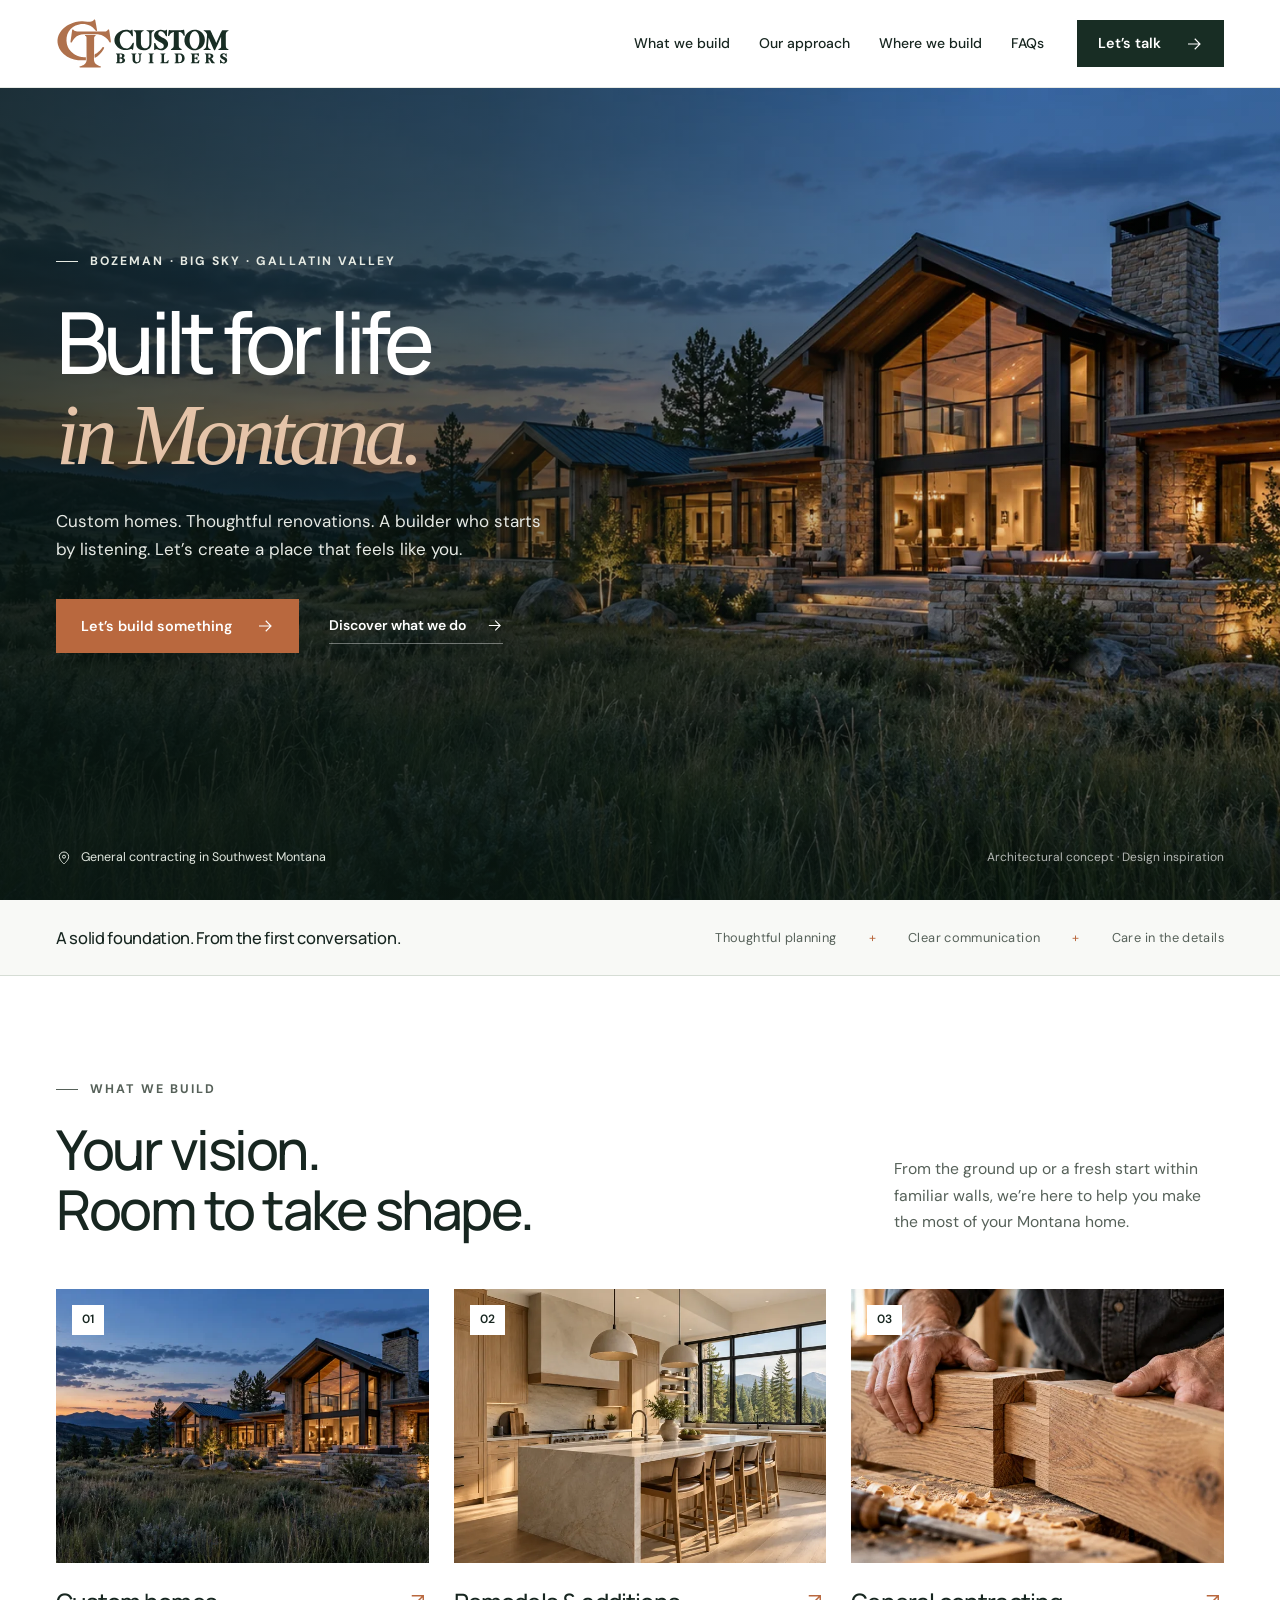
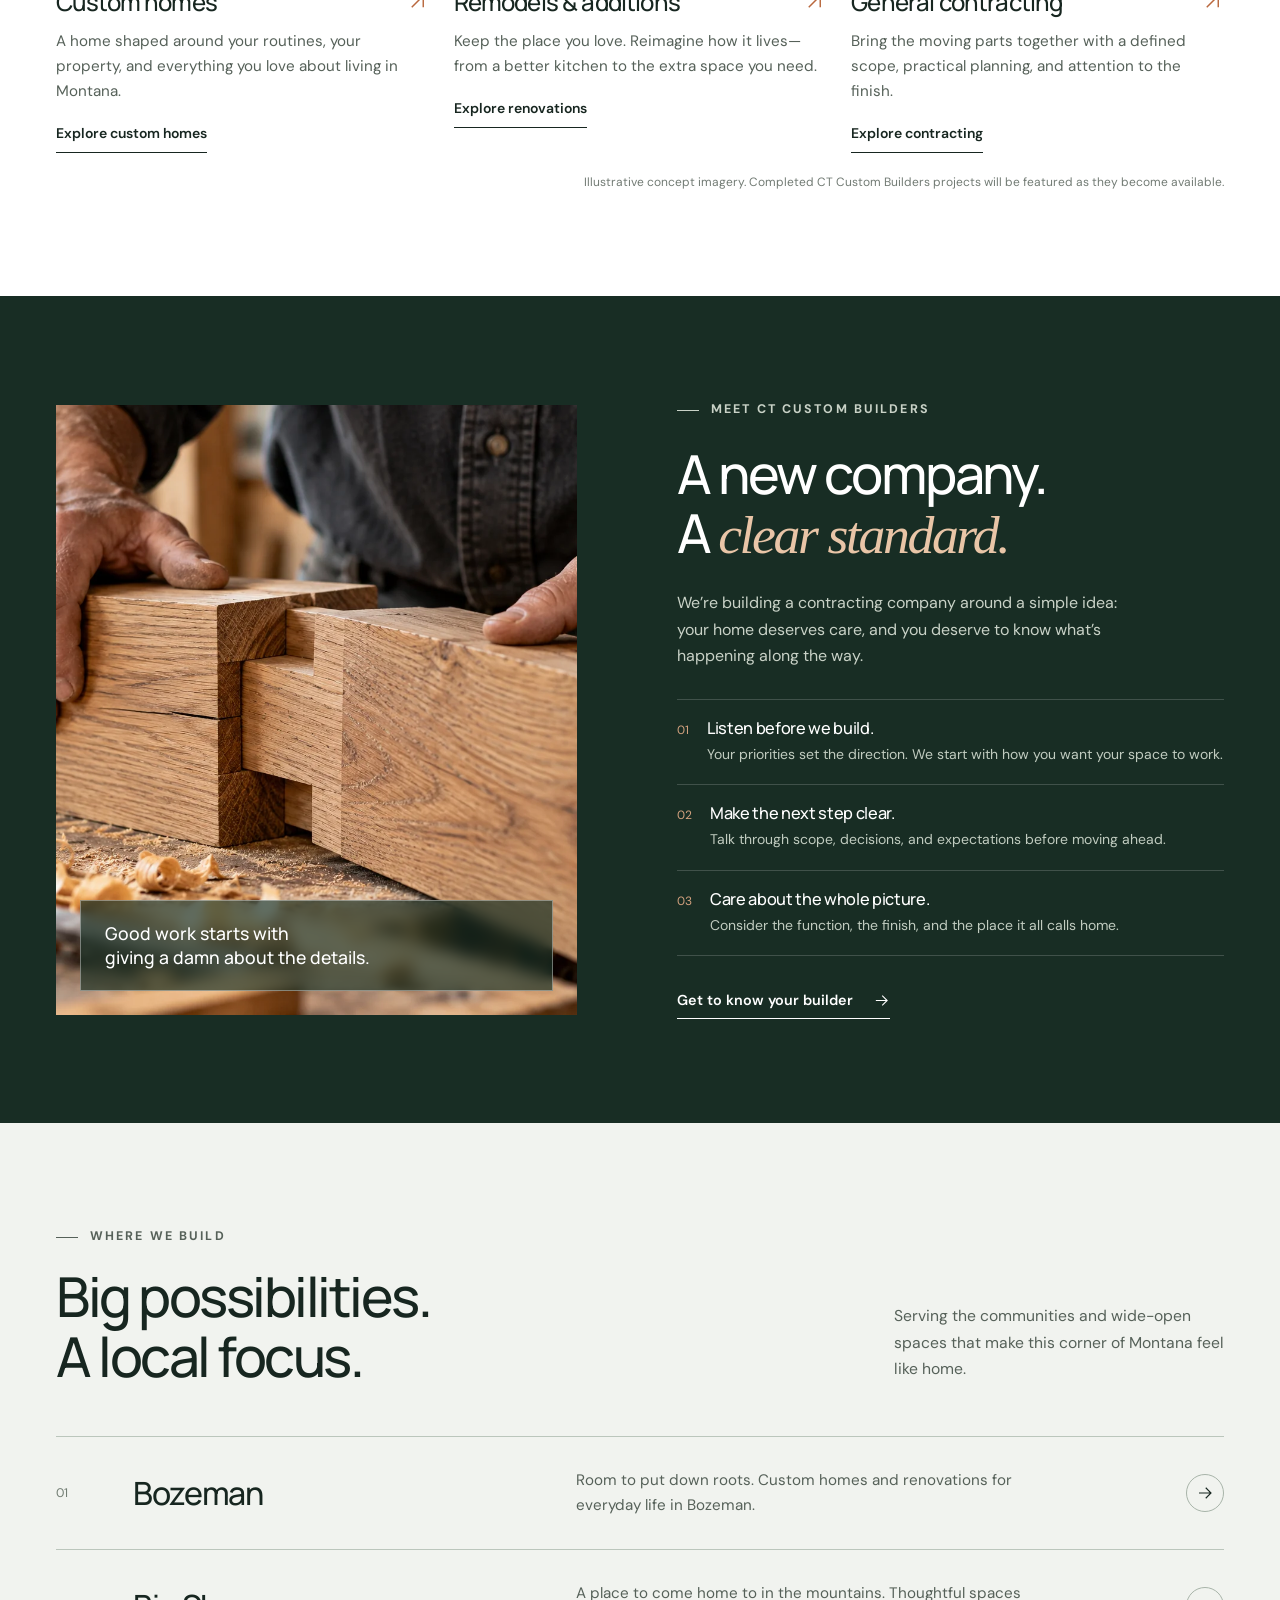
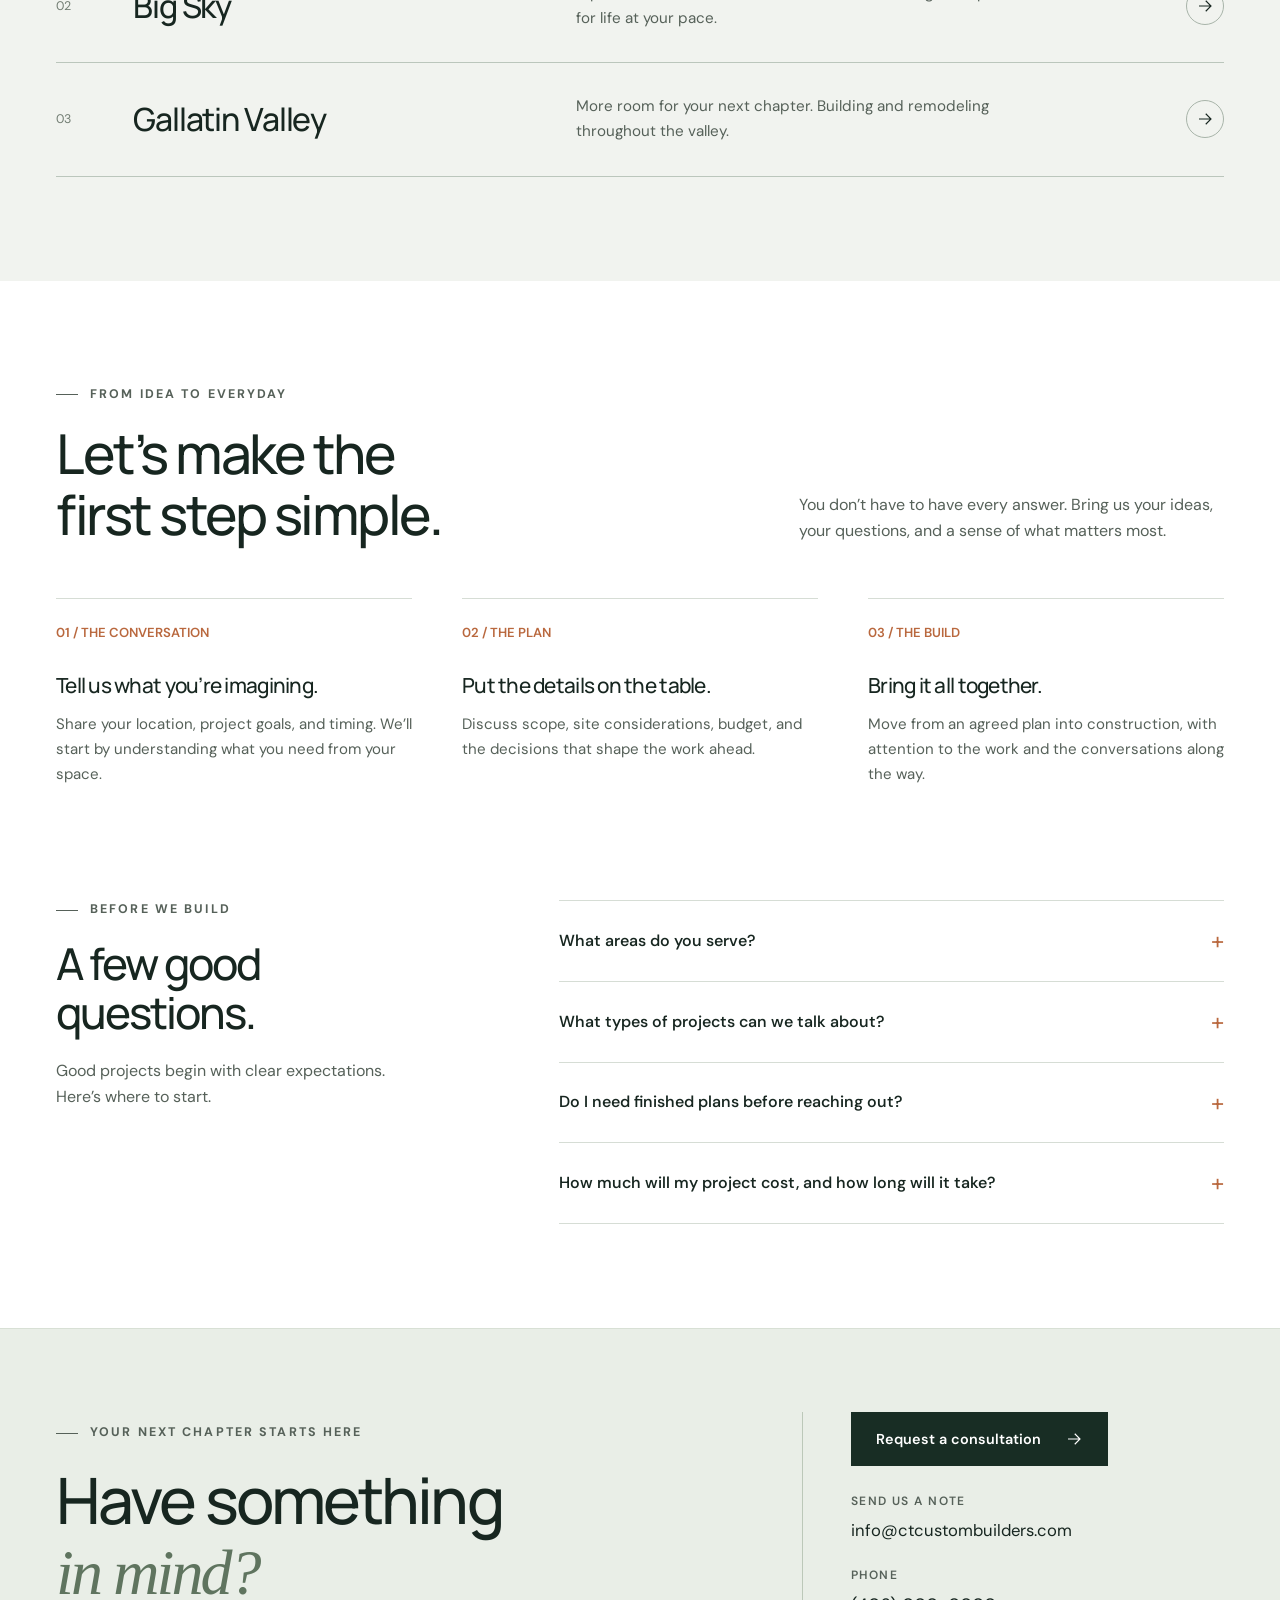
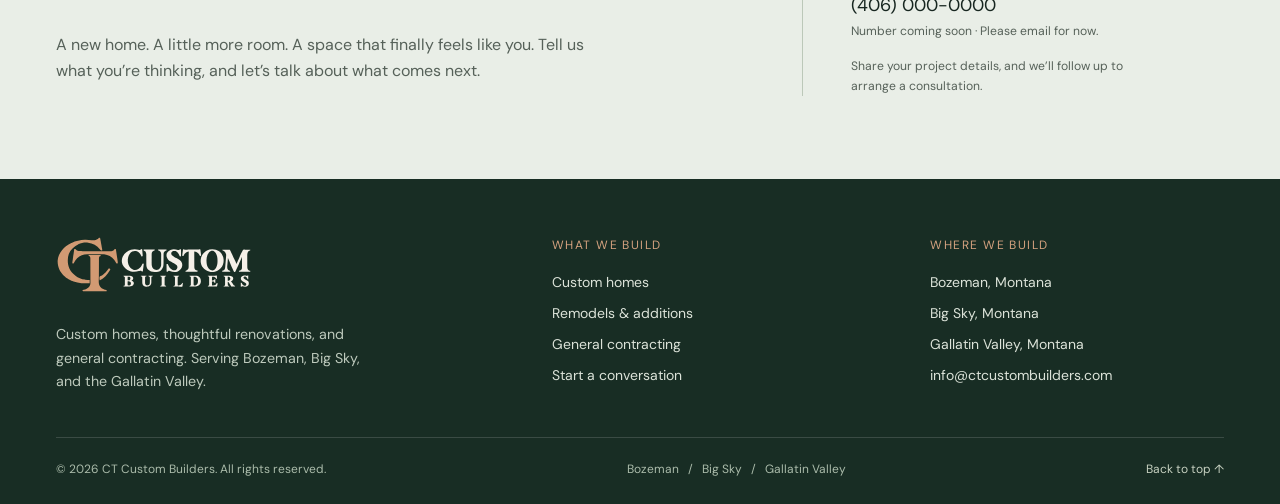
<file: index.html>
<!DOCTYPE html><html lang="en-US"><head><meta charset="utf-8"><meta name="viewport" content="width=device-width,initial-scale=1"><title>CT Custom Builders | Bozeman &amp; Big Sky Custom Home Builder</title><meta name="description" content="Custom homes, remodels, additions and general contracting in Bozeman, Big Sky and the Gallatin Valley. Start your project with CT Custom Builders."><meta name="robots" content="index,follow,max-image-preview:large"><meta name="theme-color" content="#182d24"><link rel="canonical" href="https://ctcustombuilders.com/"><link rel="icon" type="image/svg+xml" href="/assets/favicon-v3.svg"><link rel="icon" type="image/png" sizes="32x32" href="/assets/favicon-v3-32.png"><link rel="icon" type="image/png" sizes="192x192" href="/assets/favicon-v3-192.png"><link rel="shortcut icon" href="/favicon.ico?v=3"><link rel="apple-touch-icon" sizes="180x180" href="/assets/apple-touch-icon-v3.png"><meta property="og:type" content="website"><meta property="og:site_name" content="CT Custom Builders"><meta property="og:title" content="CT Custom Builders | Bozeman &amp; Big Sky Custom Home Builder"><meta property="og:description" content="Custom homes, remodels, additions and general contracting in Bozeman, Big Sky and the Gallatin Valley. Start your project with CT Custom Builders."><meta property="og:url" content="https://ctcustombuilders.com/"><meta property="og:locale" content="en_US"><meta name="twitter:card" content="summary"><meta name="twitter:title" content="CT Custom Builders | Bozeman &amp; Big Sky Custom Home Builder"><meta name="twitter:description" content="Custom homes, remodels, additions and general contracting in Bozeman, Big Sky and the Gallatin Valley. Start your project with CT Custom Builders."><link rel="preload" as="image" href="/assets/montana-home.webp" imagesrcset="/assets/montana-home-800.webp 800w, /assets/montana-home.webp 1672w" imagesizes="100vw"><link rel="preconnect" href="https://fonts.googleapis.com"><link rel="preconnect" href="https://fonts.gstatic.com" crossorigin><link href="https://fonts.googleapis.com/css2?family=DM+Sans:wght@400;450;500;550;600;650;700&family=Manrope:wght@400;500;600;650;700;750;800&display=swap" rel="stylesheet"><link rel="stylesheet" href="/assets/site.css?v=4"><script type="application/ld+json">{"@context": "https://schema.org", "@graph": [{"@type": "Organization", "@id": "https://ctcustombuilders.com/#organization", "name": "CT Custom Builders", "url": "https://ctcustombuilders.com/", "email": "info@ctcustombuilders.com", "logo": "https://ctcustombuilders.com/assets/ctcb-mark-v3.png", "description": "A contracting company serving Bozeman, Big Sky, and the Gallatin Valley, Montana.", "areaServed": [{"@type": "City", "name": "Bozeman, Montana"}, {"@type": "Place", "name": "Big Sky, Montana"}, {"@type": "Place", "name": "Gallatin Valley, Montana"}]}, {"@type": "WebSite", "@id": "https://ctcustombuilders.com/#website", "url": "https://ctcustombuilders.com/", "name": "CT Custom Builders", "publisher": {"@id": "https://ctcustombuilders.com/#organization"}}, {"@type": "WebPage", "@id": "https://ctcustombuilders.com/#webpage", "url": "https://ctcustombuilders.com/", "name": "CT Custom Builders | Bozeman & Big Sky Custom Home Builder", "description": "Custom homes, remodels, additions and general contracting in Bozeman, Big Sky and the Gallatin Valley. Start your project with CT Custom Builders.", "isPartOf": {"@id": "https://ctcustombuilders.com/#website"}, "about": {"@id": "https://ctcustombuilders.com/#organization"}, "inLanguage": "en-US"}]}</script><script src="/assets/site.js?v=3" defer></script></head><body><a class="skip" href="#main">Skip to content</a><header class="site-header"><div class="wrap header-inner"><a class="brand" href="/" aria-label="CT Custom Builders home"><img class="brand-logo" src="/assets/ctcb-logo-v3-dark.svg" alt="CT Custom Builders" width="1874" height="542" decoding="async"></a><nav class="desktop-nav" aria-label="Main navigation"><a href="/#services">What we build</a><a href="/#approach">Our approach</a><a href="/#service-areas">Where we build</a><a href="/#questions">FAQs</a><a class="button dark" href="#contact" data-consult-open aria-haspopup="dialog" aria-controls="consultation-modal">Let’s talk <svg viewBox="0 0 24 24" fill="none" stroke="currentColor" stroke-width="1.5" aria-hidden="true"><path d="M4 12h15M13 5l7 7-7 7"/></svg></a></nav><button class="menu-toggle" type="button" aria-expanded="false" aria-controls="mobile-nav">Menu <svg viewBox="0 0 24 24" fill="none" stroke="currentColor" stroke-width="1.5" aria-hidden="true"><path d="M4 7h16M4 12h16M4 17h16"/></svg></button><nav id="mobile-nav" class="mobile-nav" aria-label="Mobile navigation"><a href="/#services">What we build</a><a href="/#approach">Our approach</a><a href="/#service-areas">Where we build</a><a href="/#questions">FAQs</a><a class="button dark" href="#contact" data-consult-open aria-haspopup="dialog" aria-controls="consultation-modal">Let’s talk <svg viewBox="0 0 24 24" fill="none" stroke="currentColor" stroke-width="1.5" aria-hidden="true"><path d="M4 12h15M13 5l7 7-7 7"/></svg></a></nav></div></header><main id="main"><section class="hero" aria-labelledby="hero-title"><img class="hero-image" src="/assets/montana-home.webp" srcset="/assets/montana-home-800.webp 800w, /assets/montana-home.webp 1672w" sizes="100vw" alt="Architectural concept of a timber and stone Montana home at dusk" width="1672" height="941" fetchpriority="high"><div class="wrap hero-inner"><div class="eyebrow">Bozeman · Big Sky · Gallatin Valley</div><h1 id="hero-title">Built for life<br><em>in Montana.</em></h1><p class="hero-copy">Custom homes. Thoughtful renovations. A builder who starts by listening. Let’s create a place that feels like you.</p><div class="hero-actions"><a class="button copper" href="#contact" data-consult-open aria-haspopup="dialog" aria-controls="consultation-modal">Let’s build something <svg viewBox="0 0 24 24" fill="none" stroke="currentColor" stroke-width="1.5" aria-hidden="true"><path d="M4 12h15M13 5l7 7-7 7"/></svg></a><a class="text-link" href="#services">Discover what we do <svg viewBox="0 0 24 24" fill="none" stroke="currentColor" stroke-width="1.5" aria-hidden="true"><path d="M4 12h15M13 5l7 7-7 7"/></svg></a></div></div><div class="wrap hero-bottom"><span class="location"><svg viewBox="0 0 24 24" fill="none" stroke="currentColor" stroke-width="1.5" aria-hidden="true"><path d="M19 10c0 5-7 11-7 11S5 15 5 10a7 7 0 1 1 14 0Z"/><circle cx="12" cy="10" r="2.3"/></svg> General contracting in Southwest Montana</span><span class="concept">Architectural concept · Design inspiration</span></div></section><div class="intro-ribbon"><div class="wrap"><p>A solid foundation. From the first conversation.</p><div class="ribbon-items"><span>Thoughtful planning</span><span>Clear communication</span><span>Care in the details</span></div></div></div>
<section class="section" id="services"><div class="wrap"><div class="section-top"><div><div class="eyebrow">What we build</div><h2>Your vision.<br>Room to take shape.</h2></div><p>From the ground up or a fresh start within familiar walls, we’re here to help you make the most of your Montana home.</p></div><div class="service-grid"><article class="service-card"><a class="service-photo" href="/services/custom-homes/" aria-label="Custom homes"><img src="/assets/montana-home-800.webp" alt="Illustrative mountain-modern home with timber, stone and large windows" width="800" height="533" loading="lazy" decoding="async"><span class="number">01</span></a><a class="service-title" href="/services/custom-homes/"><h3>Custom homes</h3><svg viewBox="0 0 24 24" fill="none" stroke="currentColor" stroke-width="1.5" aria-hidden="true"><path d="M6 18 18 6M6 6h12v12"/></svg></a><p>A home shaped around your routines, your property, and everything you love about living in Montana.</p><a class="text-link" href="/services/custom-homes/">Explore custom homes</a></article><article class="service-card"><a class="service-photo" href="/services/remodels-additions/" aria-label="Remodels &amp; additions"><img src="/assets/kitchen-800.webp" alt="Illustrative kitchen with oak cabinetry and a pale stone island" width="800" height="533" loading="lazy" decoding="async"><span class="number">02</span></a><a class="service-title" href="/services/remodels-additions/"><h3>Remodels &amp; additions</h3><svg viewBox="0 0 24 24" fill="none" stroke="currentColor" stroke-width="1.5" aria-hidden="true"><path d="M6 18 18 6M6 6h12v12"/></svg></a><p>Keep the place you love. Reimagine how it lives—from a better kitchen to the extra space you need.</p><a class="text-link" href="/services/remodels-additions/">Explore renovations</a></article><article class="service-card"><a class="service-photo" href="/services/general-contracting/" aria-label="General contracting"><img src="/assets/craft-800.webp" alt="Illustrative close-up of hands fitting timber joinery" width="800" height="533" loading="lazy" decoding="async"><span class="number">03</span></a><a class="service-title" href="/services/general-contracting/"><h3>General contracting</h3><svg viewBox="0 0 24 24" fill="none" stroke="currentColor" stroke-width="1.5" aria-hidden="true"><path d="M6 18 18 6M6 6h12v12"/></svg></a><p>Bring the moving parts together with a defined scope, practical planning, and attention to the finish.</p><a class="text-link" href="/services/general-contracting/">Explore contracting</a></article></div><p class="image-note">Illustrative concept imagery. Completed CT Custom Builders projects will be featured as they become available.</p></div></section>
<section class="section approach-section" id="approach"><div class="wrap approach-grid"><div class="approach-photo"><img src="/assets/craft.webp" alt="Illustrative detail of a carpenter fitting oak joinery by hand" width="1536" height="1024" loading="lazy" decoding="async"><div class="photo-tag">Good work starts with<br>giving a damn about the details.</div></div><div class="approach-copy"><div class="eyebrow">Meet CT Custom Builders</div><h2>A new company.<br>A <em>clear standard.</em></h2><p>We’re building a contracting company around a simple idea: your home deserves care, and you deserve to know what’s happening along the way.</p><div class="principles"><div class="principle"><span>01</span><div><h3>Listen before we build.</h3><p>Your priorities set the direction. We start with how you want your space to work.</p></div></div><div class="principle"><span>02</span><div><h3>Make the next step clear.</h3><p>Talk through scope, decisions, and expectations before moving ahead.</p></div></div><div class="principle"><span>03</span><div><h3>Care about the whole picture.</h3><p>Consider the function, the finish, and the place it all calls home.</p></div></div></div><a class="text-link" href="#contact" data-consult-open aria-haspopup="dialog" aria-controls="consultation-modal">Get to know your builder <svg viewBox="0 0 24 24" fill="none" stroke="currentColor" stroke-width="1.5" aria-hidden="true"><path d="M4 12h15M13 5l7 7-7 7"/></svg></a></div></div></section>
<section class="section areas-section" id="service-areas"><div class="wrap"><div class="section-top"><div><div class="eyebrow">Where we build</div><h2>Big possibilities.<br>A local focus.</h2></div><p>Serving the communities and wide-open spaces that make this corner of Montana feel like home.</p></div><div class="area-list"><a class="area-row" href="/areas/bozeman/"><span class="area-number">01</span><h3>Bozeman</h3><p>Room to put down roots. Custom homes and renovations for everyday life in Bozeman.</p><span class="round-arrow"><svg viewBox="0 0 24 24" fill="none" stroke="currentColor" stroke-width="1.5" aria-hidden="true"><path d="M4 12h15M13 5l7 7-7 7"/></svg></span></a><a class="area-row" href="/areas/big-sky/"><span class="area-number">02</span><h3>Big Sky</h3><p>A place to come home to in the mountains. Thoughtful spaces for life at your pace.</p><span class="round-arrow"><svg viewBox="0 0 24 24" fill="none" stroke="currentColor" stroke-width="1.5" aria-hidden="true"><path d="M4 12h15M13 5l7 7-7 7"/></svg></span></a><a class="area-row" href="/areas/gallatin-valley/"><span class="area-number">03</span><h3>Gallatin Valley</h3><p>More room for your next chapter. Building and remodeling throughout the valley.</p><span class="round-arrow"><svg viewBox="0 0 24 24" fill="none" stroke="currentColor" stroke-width="1.5" aria-hidden="true"><path d="M4 12h15M13 5l7 7-7 7"/></svg></span></a></div></div></section>
<section class="section" id="process"><div class="wrap"><div class="process-top"><div><div class="eyebrow">From idea to everyday</div><h2>Let’s make the<br>first step simple.</h2></div><p>You don’t have to have every answer. Bring us your ideas, your questions, and a sense of what matters most.</p></div><div class="process-grid"><div class="process-item"><span class="step">01 / THE CONVERSATION</span><h3>Tell us what you’re imagining.</h3><p>Share your location, project goals, and timing. We’ll start by understanding what you need from your space.</p></div><div class="process-item"><span class="step">02 / THE PLAN</span><h3>Put the details on the table.</h3><p>Discuss scope, site considerations, budget, and the decisions that shape the work ahead.</p></div><div class="process-item"><span class="step">03 / THE BUILD</span><h3>Bring it all together.</h3><p>Move from an agreed plan into construction, with attention to the work and the conversations along the way.</p></div></div></div></section><section class="section faq-section" id="questions"><div class="wrap faq-grid"><div class="faq-intro"><div class="eyebrow">Before we build</div><h2>A few good questions.</h2><p>Good projects begin with clear expectations. Here’s where to start.</p></div><div class="faq-list"><details><summary>What areas do you serve?</summary><div class="answer">CT Custom Builders serves Bozeman, Big Sky, and the Gallatin Valley in Montana. Email us your project location so we can discuss access, scope, and scheduling.</div></details><details><summary>What types of projects can we talk about?</summary><div class="answer">We welcome conversations about custom homes, kitchen and bathroom remodels, whole-home renovations, additions, and general contracting. Start with your goals, and we can work through the right scope for your property.</div></details><details><summary>Do I need finished plans before reaching out?</summary><div class="answer">No. You can start with an idea, inspiration images, or preliminary drawings. If you already have an architect or a complete set of plans, include that information when you get in touch.</div></details><details><summary>How much will my project cost, and how long will it take?</summary><div class="answer">Every project has its own scope, site conditions, materials, and schedule. We’ll need to understand those details before discussing a realistic budget and timeline. A short project description is a good first step.</div></details></div></div></section><section class="contact-section" id="contact" aria-labelledby="contact-title"><div class="wrap contact-grid"><div><div class="eyebrow">Your next chapter starts here</div><h2 id="contact-title">Have something<br><em>in mind?</em></h2><p class="contact-intro">A new home. A little more room. A space that finally feels like you. Tell us what you’re thinking, and let’s talk about what comes next.</p></div><div class="contact-details"><a class="button dark" href="#contact" data-consult-open aria-haspopup="dialog" aria-controls="consultation-modal">Request a consultation <svg viewBox="0 0 24 24" fill="none" stroke="currentColor" stroke-width="1.5" aria-hidden="true"><path d="M4 12h15M13 5l7 7-7 7"/></svg></a><div><span class="contact-label">Send us a note</span><a class="contact-email" href="mailto:info@ctcustombuilders.com">info@ctcustombuilders.com</a></div><div class="phone-line"><span class="contact-label">Phone</span><span class="phone-number">(406) 000-0000</span><span class="phone-note">Number coming soon · Please email for now.</span></div><p class="email-note">Share your project details, and we’ll follow up to arrange a consultation.</p></div></div></section></main><footer class="site-footer"><div class="wrap"><div class="footer-main"><div class="footer-brand"><a class="brand" href="/" aria-label="CT Custom Builders home"><img class="brand-logo" src="/assets/ctcb-logo-v3-light.svg" alt="CT Custom Builders" width="1874" height="542" decoding="async"></a><p>Custom homes, thoughtful renovations, and general contracting. Serving Bozeman, Big Sky, and the Gallatin Valley.</p></div><div><div class="footer-heading">What we build</div><nav class="footer-links" aria-label="Services"><a href="/services/custom-homes/">Custom homes</a><a href="/services/remodels-additions/">Remodels &amp; additions</a><a href="/services/general-contracting/">General contracting</a><a href="#contact" data-consult-open aria-haspopup="dialog" aria-controls="consultation-modal">Start a conversation</a></nav></div><div><div class="footer-heading">Where we build</div><nav class="footer-links" aria-label="Service areas"><a href="/areas/bozeman/">Bozeman, Montana</a><a href="/areas/big-sky/">Big Sky, Montana</a><a href="/areas/gallatin-valley/">Gallatin Valley, Montana</a><a href="mailto:info@ctcustombuilders.com">info@ctcustombuilders.com</a></nav></div></div><div class="footer-bottom"><span>© 2026 CT Custom Builders. All rights reserved.</span><span>Bozeman &nbsp; / &nbsp; Big Sky &nbsp; / &nbsp; Gallatin Valley</span><a href="/#main">Back to top ↑</a></div></div></footer><dialog class="consult-dialog" id="consultation-modal" aria-labelledby="consult-title" aria-describedby="consult-intro"><div class="consult-shell"><div class="consult-heading"><button class="consult-close" type="button" data-consult-close aria-label="Close consultation request"><svg viewBox="0 0 24 24" width="22" height="22" fill="none" stroke="currentColor" stroke-width="1.5" aria-hidden="true"><path d="m6 6 12 12M18 6 6 18"/></svg></button><div class="eyebrow">Request a consultation</div><h2 id="consult-title" tabindex="-1">Let’s talk about<br>your project.</h2><p id="consult-intro">Tell us what you have in mind. We’ll get in touch to arrange a time that works for you.</p></div><div class="consult-content"><form id="consultation-form" action="/api/consultation.php" method="post"><div class="consult-fields"><div class="consult-field consult-wide"><label for="consult-name">Name <span aria-hidden="true">*</span></label><input id="consult-name" name="name" type="text" autocomplete="name" maxlength="120" placeholder="Your full name" required></div><div class="consult-field consult-wide"><label for="consult-address">Project address <span aria-hidden="true">*</span></label><input id="consult-address" name="address" type="text" autocomplete="street-address" maxlength="400" placeholder="Street address, city, and ZIP code" required></div><div class="consult-field"><label for="consult-phone">Phone <span aria-hidden="true">*</span></label><input id="consult-phone" name="phone" type="tel" inputmode="tel" autocomplete="tel" maxlength="40" placeholder="(406) 555-0123" required></div><div class="consult-field"><label for="consult-email">Email <span aria-hidden="true">*</span></label><input id="consult-email" name="email" type="email" autocomplete="email" maxlength="254" placeholder="you@example.com" required></div><div class="consult-field consult-wide"><label for="consult-project">Tell us about your project <span aria-hidden="true">*</span></label><textarea id="consult-project" name="project" rows="4" maxlength="5000" placeholder="What are you hoping to build or change? Share your ideas and any timing you have in mind." required></textarea></div></div><div class="consult-trap" aria-hidden="true"><label for="consult-website">Leave this field empty</label><input id="consult-website" name="company_website" type="text" tabindex="-1" autocomplete="off"></div><p class="consult-status" id="consult-status" role="alert" tabindex="-1" hidden></p><div class="consult-actions"><p>We’ll use these details to respond to your request.<br>All five fields are required.</p><button class="button dark" type="submit"><span data-submit-label>Request a consultation</span><svg viewBox="0 0 24 24" width="18" height="18" fill="none" stroke="currentColor" stroke-width="1.5" aria-hidden="true"><path d="M4 12h15M13 5l7 7-7 7"/></svg></button></div><p class="consult-alternative">Prefer email? <a href="mailto:info@ctcustombuilders.com">info@ctcustombuilders.com</a></p></form><div class="consult-success" id="consult-success" hidden><span class="consult-success-icon" aria-hidden="true"><svg viewBox="0 0 24 24" width="30" height="30" fill="none" stroke="currentColor" stroke-width="1.5"><path d="m5 12 4 4L19 6"/></svg></span><h3 id="consult-success-title" tabindex="-1">Your request is on its way.</h3><p>Thank you for reaching out. We’ll contact you to talk through your project and arrange a consultation.</p><button class="button dark" type="button" data-consult-close>Done</button></div></div></div></dialog></body></html>
</file>
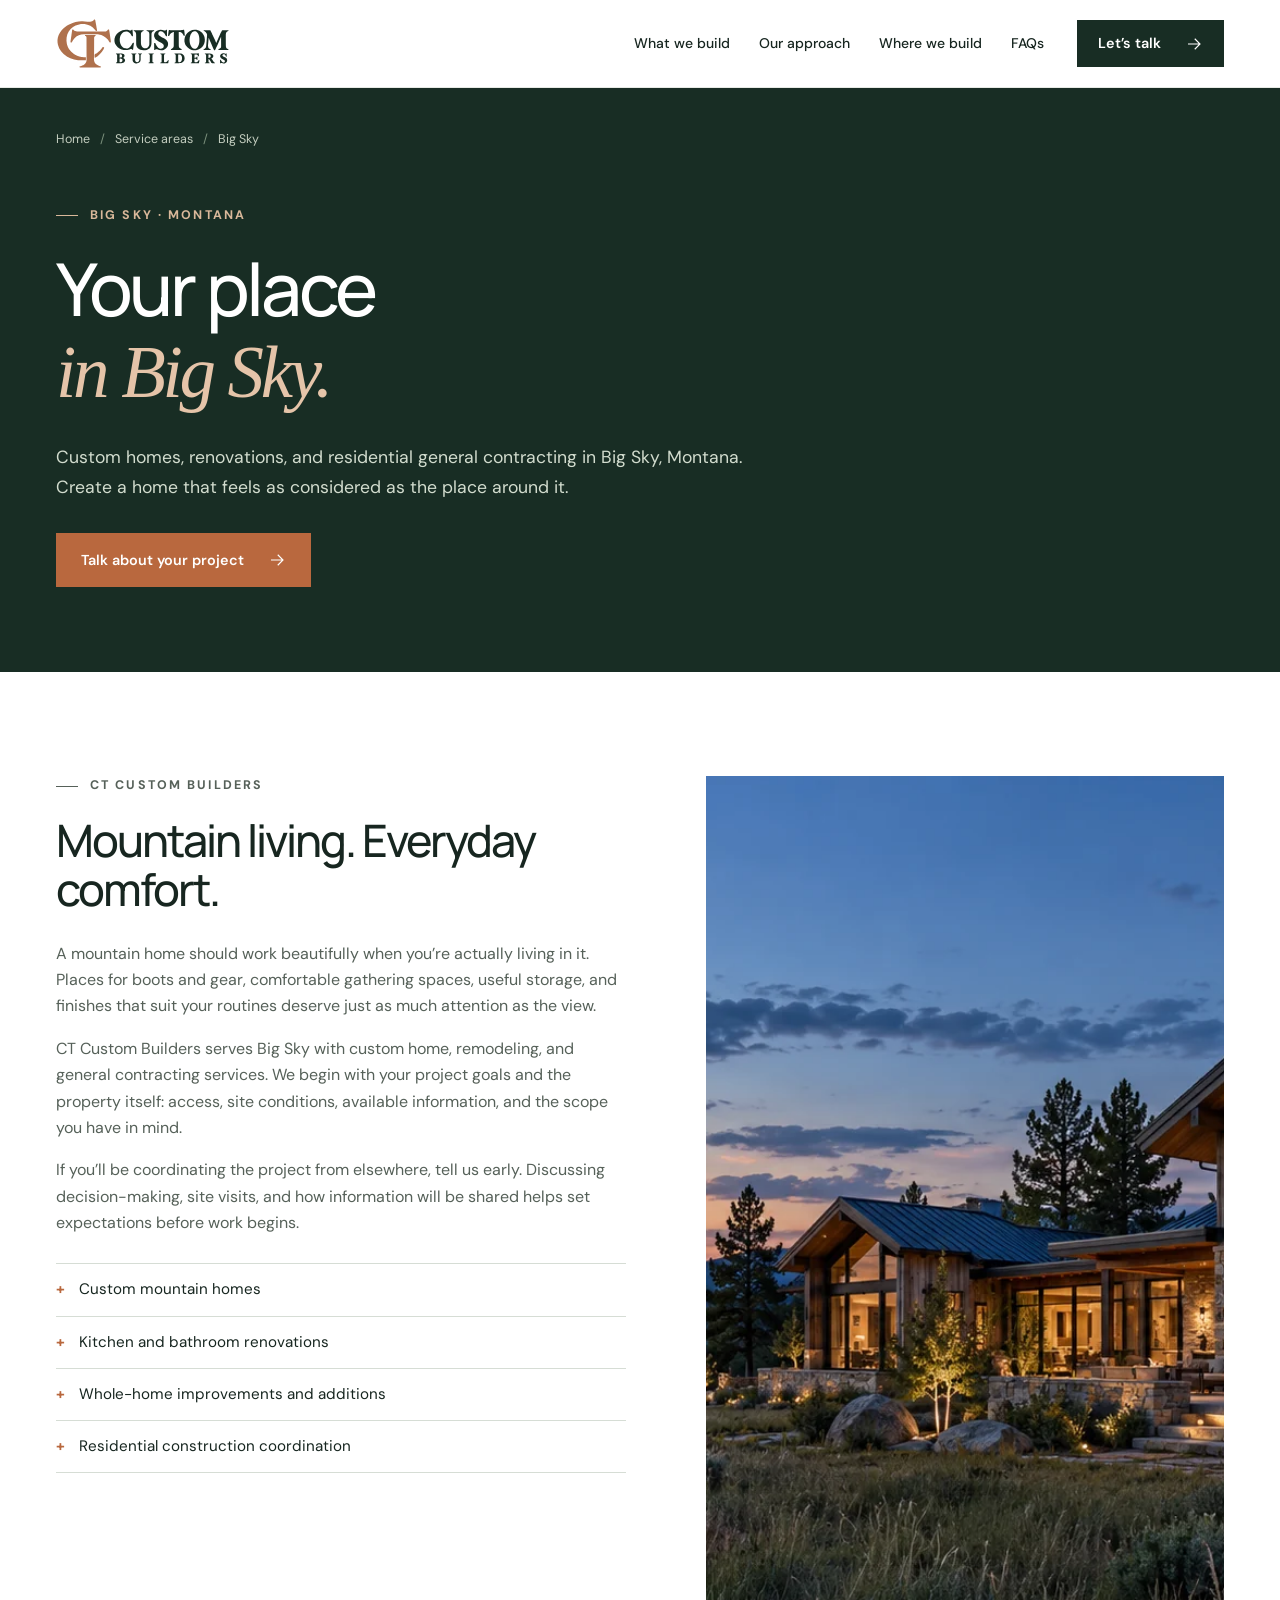
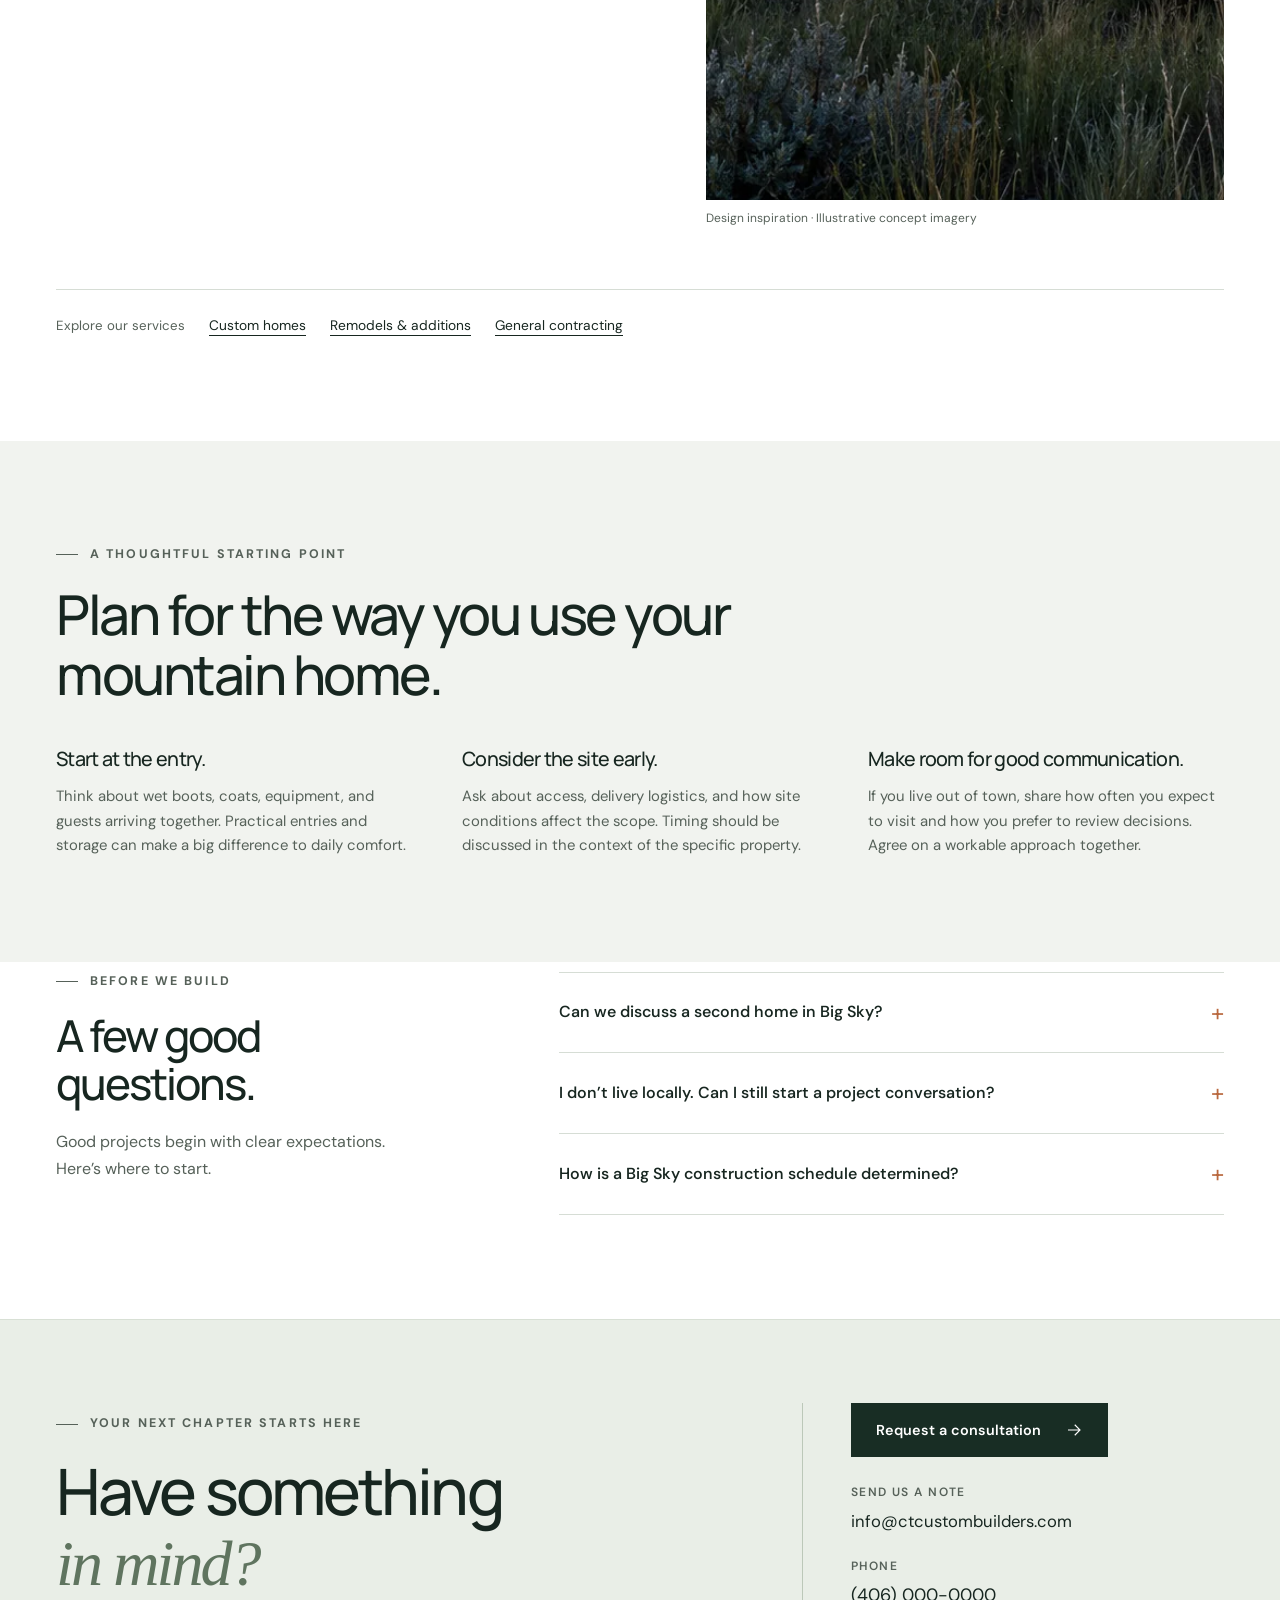
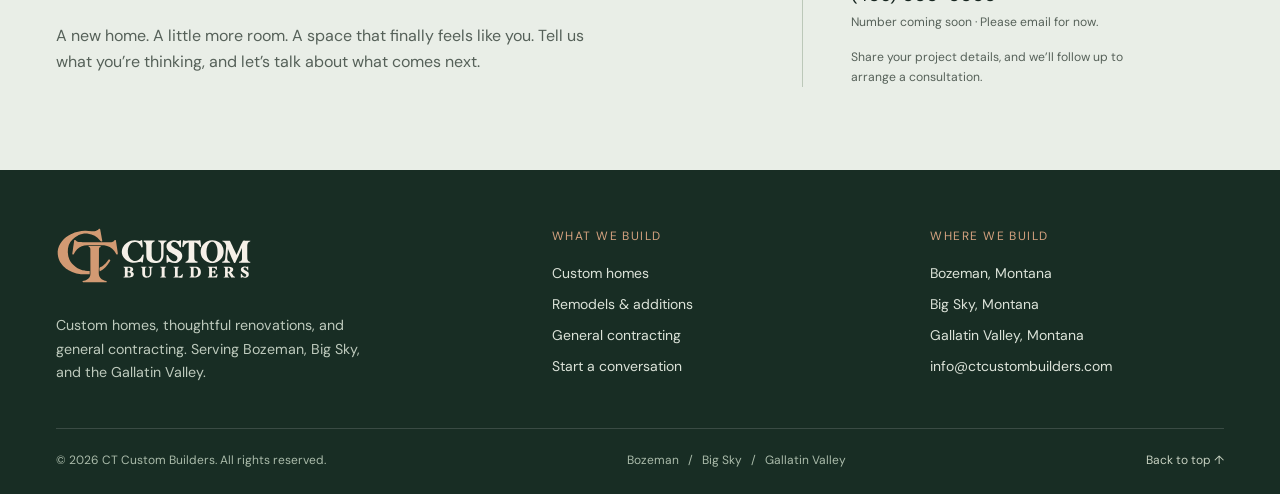
<file: areas/big-sky/index.html>
<!DOCTYPE html><html lang="en-US"><head><meta charset="utf-8"><meta name="viewport" content="width=device-width,initial-scale=1"><title>Big Sky Custom Home Builder &amp; Contractor | CT Custom Builders</title><meta name="description" content="Custom homes, mountain home renovations and general contracting in Big Sky, Montana. Plan your next project with CT Custom Builders."><meta name="robots" content="index,follow,max-image-preview:large"><meta name="theme-color" content="#182d24"><link rel="canonical" href="https://ctcustombuilders.com/areas/big-sky/"><link rel="icon" type="image/svg+xml" href="/assets/favicon-v3.svg"><link rel="icon" type="image/png" sizes="32x32" href="/assets/favicon-v3-32.png"><link rel="icon" type="image/png" sizes="192x192" href="/assets/favicon-v3-192.png"><link rel="shortcut icon" href="/favicon.ico?v=3"><link rel="apple-touch-icon" sizes="180x180" href="/assets/apple-touch-icon-v3.png"><meta property="og:type" content="website"><meta property="og:site_name" content="CT Custom Builders"><meta property="og:title" content="Big Sky Custom Home Builder &amp; Contractor | CT Custom Builders"><meta property="og:description" content="Custom homes, mountain home renovations and general contracting in Big Sky, Montana. Plan your next project with CT Custom Builders."><meta property="og:url" content="https://ctcustombuilders.com/areas/big-sky/"><meta property="og:locale" content="en_US"><meta name="twitter:card" content="summary"><meta name="twitter:title" content="Big Sky Custom Home Builder &amp; Contractor | CT Custom Builders"><meta name="twitter:description" content="Custom homes, mountain home renovations and general contracting in Big Sky, Montana. Plan your next project with CT Custom Builders."><link rel="preconnect" href="https://fonts.googleapis.com"><link rel="preconnect" href="https://fonts.gstatic.com" crossorigin><link href="https://fonts.googleapis.com/css2?family=DM+Sans:wght@400;450;500;550;600;650;700&family=Manrope:wght@400;500;600;650;700;750;800&display=swap" rel="stylesheet"><link rel="stylesheet" href="/assets/site.css?v=4"><script type="application/ld+json">{"@context": "https://schema.org", "@graph": [{"@type": "Organization", "@id": "https://ctcustombuilders.com/#organization", "name": "CT Custom Builders", "url": "https://ctcustombuilders.com/", "email": "info@ctcustombuilders.com", "logo": "https://ctcustombuilders.com/assets/ctcb-mark-v3.png", "description": "A contracting company serving Bozeman, Big Sky, and the Gallatin Valley, Montana.", "areaServed": [{"@type": "City", "name": "Bozeman, Montana"}, {"@type": "Place", "name": "Big Sky, Montana"}, {"@type": "Place", "name": "Gallatin Valley, Montana"}]}, {"@type": "WebSite", "@id": "https://ctcustombuilders.com/#website", "url": "https://ctcustombuilders.com/", "name": "CT Custom Builders", "publisher": {"@id": "https://ctcustombuilders.com/#organization"}}, {"@type": "WebPage", "@id": "https://ctcustombuilders.com/areas/big-sky/#webpage", "url": "https://ctcustombuilders.com/areas/big-sky/", "name": "Big Sky Custom Home Builder & Contractor | CT Custom Builders", "description": "Custom homes, mountain home renovations and general contracting in Big Sky, Montana. Plan your next project with CT Custom Builders.", "isPartOf": {"@id": "https://ctcustombuilders.com/#website"}, "about": {"@id": "https://ctcustombuilders.com/#organization"}, "inLanguage": "en-US"}, {"@type": "BreadcrumbList", "itemListElement": [{"@type": "ListItem", "position": 1, "name": "Home", "item": "https://ctcustombuilders.com/"}, {"@type": "ListItem", "position": 2, "name": "Big Sky", "item": "https://ctcustombuilders.com/areas/big-sky/"}]}, {"@type": "Service", "@id": "https://ctcustombuilders.com/areas/big-sky/#service", "name": "Residential construction in Big Sky, Montana", "serviceType": ["Custom home construction", "Home remodeling", "General contracting"], "provider": {"@id": "https://ctcustombuilders.com/#organization"}, "areaServed": {"@type": "Place", "name": "Big Sky, Montana"}, "url": "https://ctcustombuilders.com/areas/big-sky/", "description": "Custom homes, mountain home renovations and general contracting in Big Sky, Montana. Plan your next project with CT Custom Builders."}]}</script><script src="/assets/site.js?v=3" defer></script></head><body><a class="skip" href="#main">Skip to content</a><header class="site-header"><div class="wrap header-inner"><a class="brand" href="/" aria-label="CT Custom Builders home"><img class="brand-logo" src="/assets/ctcb-logo-v3-dark.svg" alt="CT Custom Builders" width="1874" height="542" decoding="async"></a><nav class="desktop-nav" aria-label="Main navigation"><a href="/#services">What we build</a><a href="/#approach">Our approach</a><a href="/#service-areas">Where we build</a><a href="/#questions">FAQs</a><a class="button dark" href="#contact" data-consult-open aria-haspopup="dialog" aria-controls="consultation-modal">Let’s talk <svg viewBox="0 0 24 24" fill="none" stroke="currentColor" stroke-width="1.5" aria-hidden="true"><path d="M4 12h15M13 5l7 7-7 7"/></svg></a></nav><button class="menu-toggle" type="button" aria-expanded="false" aria-controls="mobile-nav">Menu <svg viewBox="0 0 24 24" fill="none" stroke="currentColor" stroke-width="1.5" aria-hidden="true"><path d="M4 7h16M4 12h16M4 17h16"/></svg></button><nav id="mobile-nav" class="mobile-nav" aria-label="Mobile navigation"><a href="/#services">What we build</a><a href="/#approach">Our approach</a><a href="/#service-areas">Where we build</a><a href="/#questions">FAQs</a><a class="button dark" href="#contact" data-consult-open aria-haspopup="dialog" aria-controls="consultation-modal">Let’s talk <svg viewBox="0 0 24 24" fill="none" stroke="currentColor" stroke-width="1.5" aria-hidden="true"><path d="M4 12h15M13 5l7 7-7 7"/></svg></a></nav></div></header><main id="main"><section class="inner-hero"><div class="wrap"><nav class="breadcrumbs" aria-label="Breadcrumb"><span><a href="/">Home</a></span><span><a href="/#service-areas">Service areas</a></span><span aria-current="page">Big Sky</span></nav><div class="eyebrow">Big Sky · Montana</div><h1>Your place<br><em>in Big Sky.</em></h1><p class="lead">Custom homes, renovations, and residential general contracting in Big Sky, Montana. Create a home that feels as considered as the place around it.</p><a class="button copper" href="#contact" data-consult-open aria-haspopup="dialog" aria-controls="consultation-modal">Talk about your project <svg viewBox="0 0 24 24" fill="none" stroke="currentColor" stroke-width="1.5" aria-hidden="true"><path d="M4 12h15M13 5l7 7-7 7"/></svg></a></div></section><section class="section"><div class="wrap"><div class="detail-grid"><div><div class="eyebrow">CT Custom Builders</div><h2>Mountain living. Everyday comfort.</h2><p>A mountain home should work beautifully when you’re actually living in it. Places for boots and gear, comfortable gathering spaces, useful storage, and finishes that suit your routines deserve just as much attention as the view.</p><p>CT Custom Builders serves Big Sky with custom home, remodeling, and general contracting services. We begin with your project goals and the property itself: access, site conditions, available information, and the scope you have in mind.</p><p>If you’ll be coordinating the project from elsewhere, tell us early. Discussing decision-making, site visits, and how information will be shared helps set expectations before work begins.</p><ul class="checklist"><li>Custom mountain homes</li><li>Kitchen and bathroom renovations</li><li>Whole-home improvements and additions</li><li>Residential construction coordination</li></ul></div><figure class="detail-image"><img src="/assets/montana-home.webp" alt="Illustrative concept of a Montana home with timber and stone" width="1536" height="1024" loading="lazy" decoding="async"><figcaption>Design inspiration · Illustrative concept imagery</figcaption></figure></div><div class="related"><span>Explore our services</span><a href="/services/custom-homes/">Custom homes</a><a href="/services/remodels-additions/">Remodels &amp; additions</a><a href="/services/general-contracting/">General contracting</a></div></div></section><section class="section planning-section"><div class="wrap"><div class="section-top"><div><div class="eyebrow">A thoughtful starting point</div><h2>Plan for the way you use your mountain home.</h2></div></div><div class="process-grid"><div class="planning-card"><h3>Start at the entry.</h3><p>Think about wet boots, coats, equipment, and guests arriving together. Practical entries and storage can make a big difference to daily comfort.</p></div><div class="planning-card"><h3>Consider the site early.</h3><p>Ask about access, delivery logistics, and how site conditions affect the scope. Timing should be discussed in the context of the specific property.</p></div><div class="planning-card"><h3>Make room for good communication.</h3><p>If you live out of town, share how often you expect to visit and how you prefer to review decisions. Agree on a workable approach together.</p></div></div></div></section><section class="section faq-section" id="questions"><div class="wrap faq-grid"><div class="faq-intro"><div class="eyebrow">Before we build</div><h2>A few good questions.</h2><p>Good projects begin with clear expectations. Here’s where to start.</p></div><div class="faq-list"><details><summary>Can we discuss a second home in Big Sky?</summary><div class="answer">Yes. Tell us how you expect to use the home, where the property is located, and whether you’re planning new construction or improvements to an existing home.</div></details><details><summary>I don’t live locally. Can I still start a project conversation?</summary><div class="answer">Yes. Email your project details and let us know where you are based. We can discuss communication, site visits, and decision-making as part of the planning process.</div></details><details><summary>How is a Big Sky construction schedule determined?</summary><div class="answer">The project scope, design readiness, site access, material availability, and seasonal conditions all need consideration. A schedule is discussed after the specifics of your property and project are understood.</div></details></div></div></section><section class="contact-section" id="contact" aria-labelledby="contact-title"><div class="wrap contact-grid"><div><div class="eyebrow">Your next chapter starts here</div><h2 id="contact-title">Have something<br><em>in mind?</em></h2><p class="contact-intro">A new home. A little more room. A space that finally feels like you. Tell us what you’re thinking, and let’s talk about what comes next.</p></div><div class="contact-details"><a class="button dark" href="#contact" data-consult-open aria-haspopup="dialog" aria-controls="consultation-modal">Request a consultation <svg viewBox="0 0 24 24" fill="none" stroke="currentColor" stroke-width="1.5" aria-hidden="true"><path d="M4 12h15M13 5l7 7-7 7"/></svg></a><div><span class="contact-label">Send us a note</span><a class="contact-email" href="mailto:info@ctcustombuilders.com">info@ctcustombuilders.com</a></div><div class="phone-line"><span class="contact-label">Phone</span><span class="phone-number">(406) 000-0000</span><span class="phone-note">Number coming soon · Please email for now.</span></div><p class="email-note">Share your project details, and we’ll follow up to arrange a consultation.</p></div></div></section></main><footer class="site-footer"><div class="wrap"><div class="footer-main"><div class="footer-brand"><a class="brand" href="/" aria-label="CT Custom Builders home"><img class="brand-logo" src="/assets/ctcb-logo-v3-light.svg" alt="CT Custom Builders" width="1874" height="542" decoding="async"></a><p>Custom homes, thoughtful renovations, and general contracting. Serving Bozeman, Big Sky, and the Gallatin Valley.</p></div><div><div class="footer-heading">What we build</div><nav class="footer-links" aria-label="Services"><a href="/services/custom-homes/">Custom homes</a><a href="/services/remodels-additions/">Remodels &amp; additions</a><a href="/services/general-contracting/">General contracting</a><a href="#contact" data-consult-open aria-haspopup="dialog" aria-controls="consultation-modal">Start a conversation</a></nav></div><div><div class="footer-heading">Where we build</div><nav class="footer-links" aria-label="Service areas"><a href="/areas/bozeman/">Bozeman, Montana</a><a href="/areas/big-sky/">Big Sky, Montana</a><a href="/areas/gallatin-valley/">Gallatin Valley, Montana</a><a href="mailto:info@ctcustombuilders.com">info@ctcustombuilders.com</a></nav></div></div><div class="footer-bottom"><span>© 2026 CT Custom Builders. All rights reserved.</span><span>Bozeman &nbsp; / &nbsp; Big Sky &nbsp; / &nbsp; Gallatin Valley</span><a href="/#main">Back to top ↑</a></div></div></footer><dialog class="consult-dialog" id="consultation-modal" aria-labelledby="consult-title" aria-describedby="consult-intro"><div class="consult-shell"><div class="consult-heading"><button class="consult-close" type="button" data-consult-close aria-label="Close consultation request"><svg viewBox="0 0 24 24" width="22" height="22" fill="none" stroke="currentColor" stroke-width="1.5" aria-hidden="true"><path d="m6 6 12 12M18 6 6 18"/></svg></button><div class="eyebrow">Request a consultation</div><h2 id="consult-title" tabindex="-1">Let’s talk about<br>your project.</h2><p id="consult-intro">Tell us what you have in mind. We’ll get in touch to arrange a time that works for you.</p></div><div class="consult-content"><form id="consultation-form" action="/api/consultation.php" method="post"><div class="consult-fields"><div class="consult-field consult-wide"><label for="consult-name">Name <span aria-hidden="true">*</span></label><input id="consult-name" name="name" type="text" autocomplete="name" maxlength="120" placeholder="Your full name" required></div><div class="consult-field consult-wide"><label for="consult-address">Project address <span aria-hidden="true">*</span></label><input id="consult-address" name="address" type="text" autocomplete="street-address" maxlength="400" placeholder="Street address, city, and ZIP code" required></div><div class="consult-field"><label for="consult-phone">Phone <span aria-hidden="true">*</span></label><input id="consult-phone" name="phone" type="tel" inputmode="tel" autocomplete="tel" maxlength="40" placeholder="(406) 555-0123" required></div><div class="consult-field"><label for="consult-email">Email <span aria-hidden="true">*</span></label><input id="consult-email" name="email" type="email" autocomplete="email" maxlength="254" placeholder="you@example.com" required></div><div class="consult-field consult-wide"><label for="consult-project">Tell us about your project <span aria-hidden="true">*</span></label><textarea id="consult-project" name="project" rows="4" maxlength="5000" placeholder="What are you hoping to build or change? Share your ideas and any timing you have in mind." required></textarea></div></div><div class="consult-trap" aria-hidden="true"><label for="consult-website">Leave this field empty</label><input id="consult-website" name="company_website" type="text" tabindex="-1" autocomplete="off"></div><p class="consult-status" id="consult-status" role="alert" tabindex="-1" hidden></p><div class="consult-actions"><p>We’ll use these details to respond to your request.<br>All five fields are required.</p><button class="button dark" type="submit"><span data-submit-label>Request a consultation</span><svg viewBox="0 0 24 24" width="18" height="18" fill="none" stroke="currentColor" stroke-width="1.5" aria-hidden="true"><path d="M4 12h15M13 5l7 7-7 7"/></svg></button></div><p class="consult-alternative">Prefer email? <a href="mailto:info@ctcustombuilders.com">info@ctcustombuilders.com</a></p></form><div class="consult-success" id="consult-success" hidden><span class="consult-success-icon" aria-hidden="true"><svg viewBox="0 0 24 24" width="30" height="30" fill="none" stroke="currentColor" stroke-width="1.5"><path d="m5 12 4 4L19 6"/></svg></span><h3 id="consult-success-title" tabindex="-1">Your request is on its way.</h3><p>Thank you for reaching out. We’ll contact you to talk through your project and arrange a consultation.</p><button class="button dark" type="button" data-consult-close>Done</button></div></div></div></dialog></body></html>
</file>
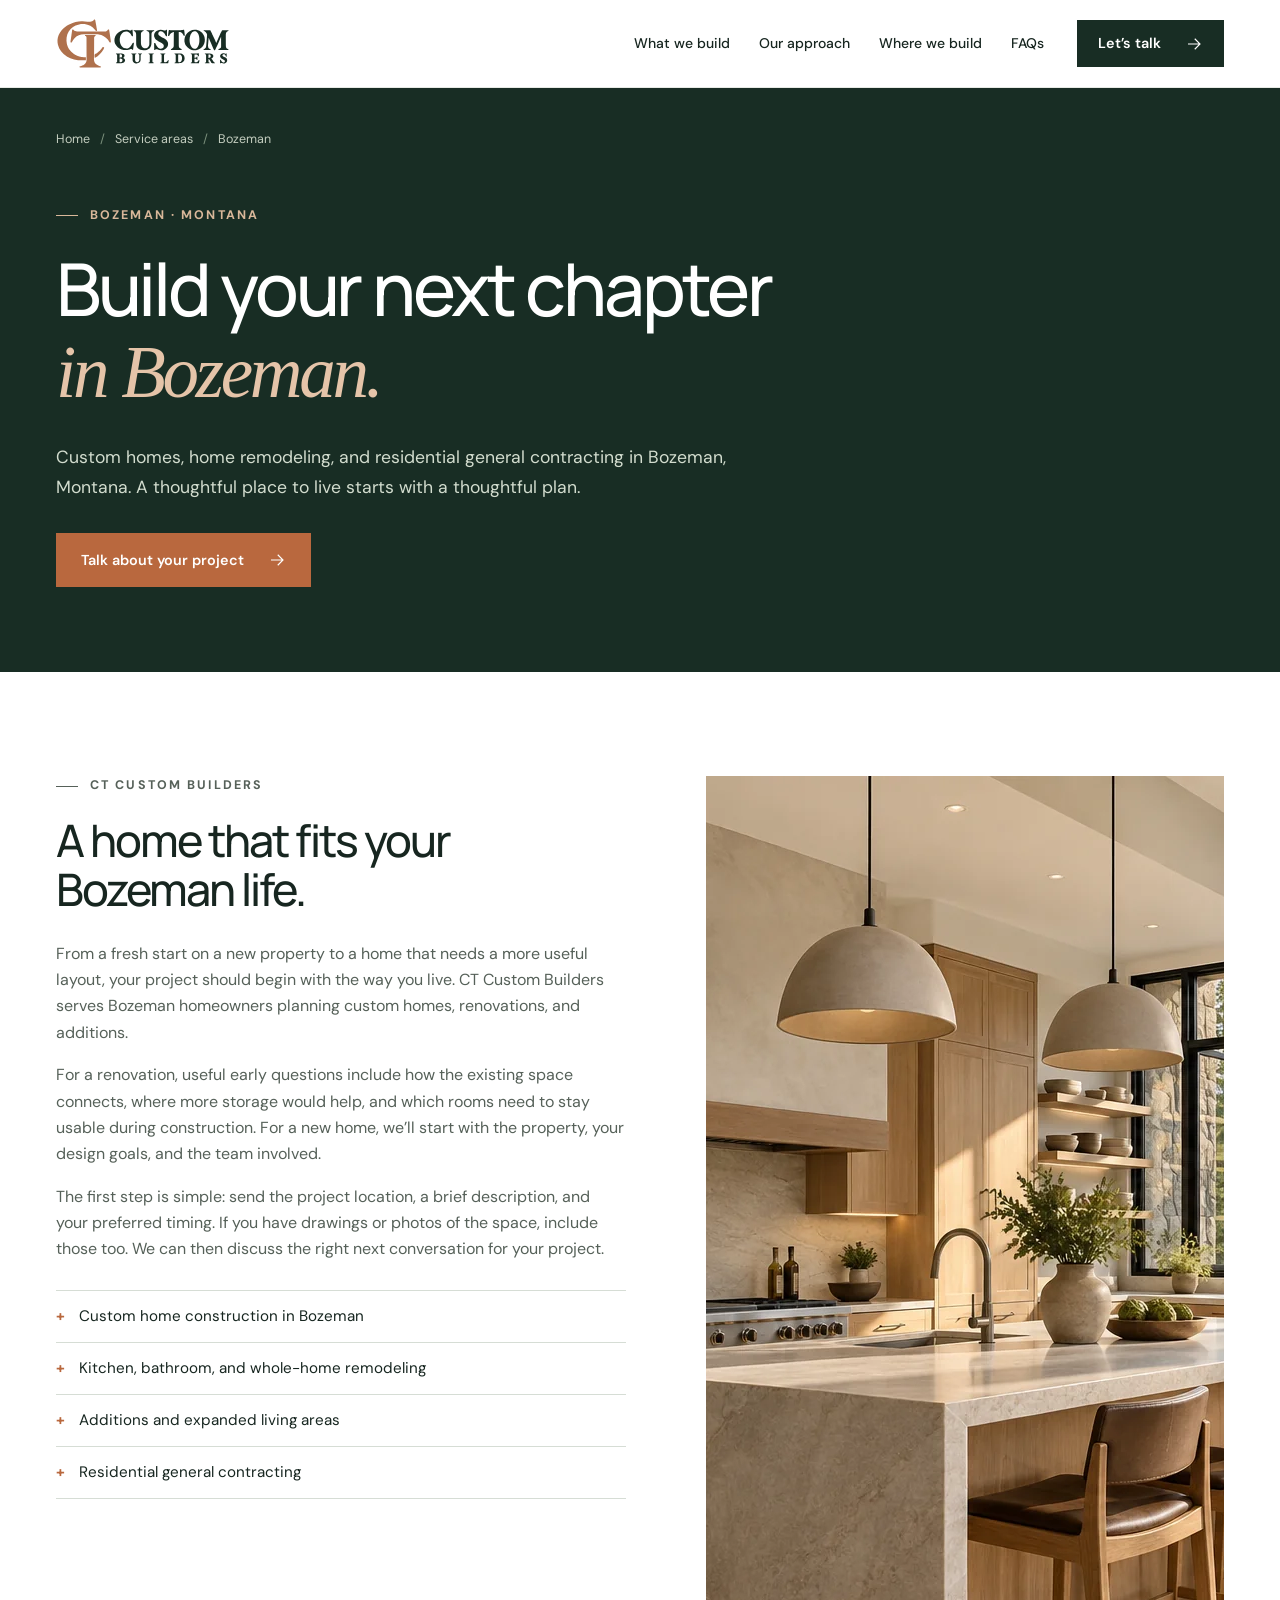
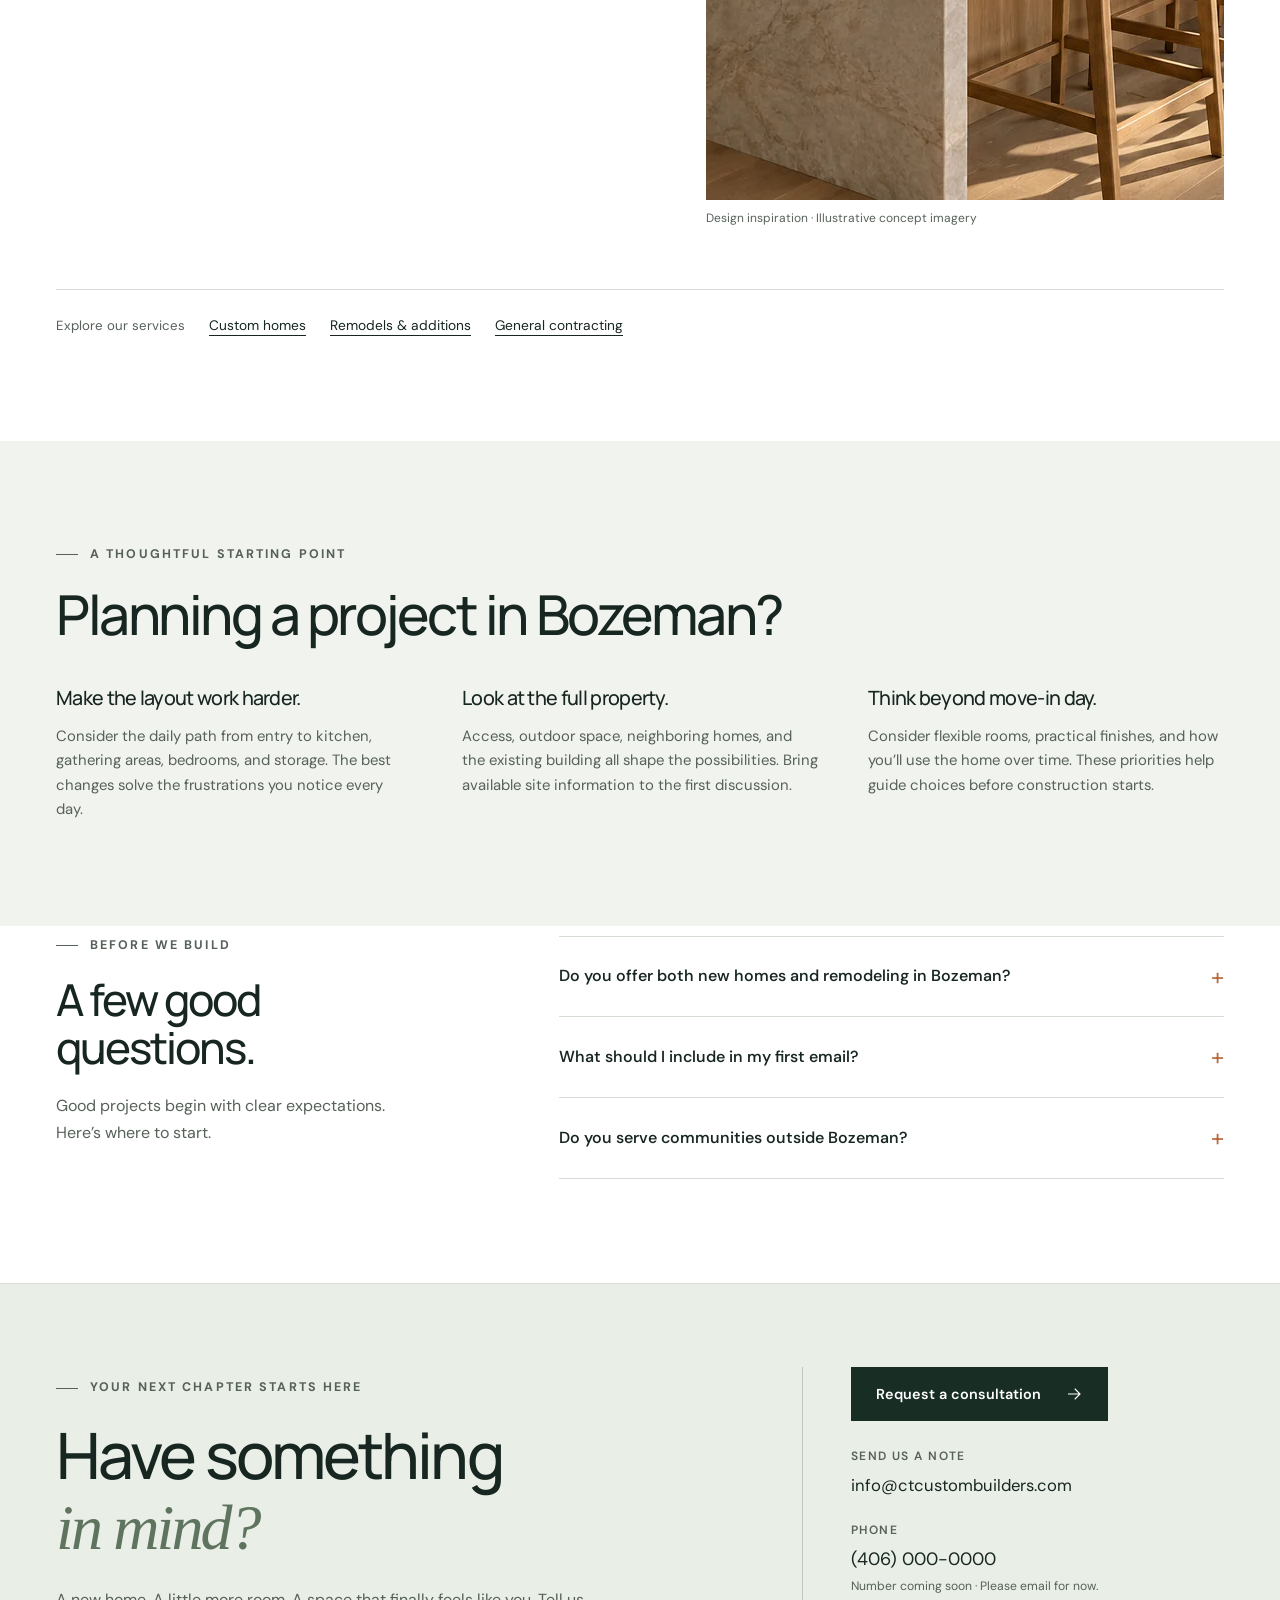
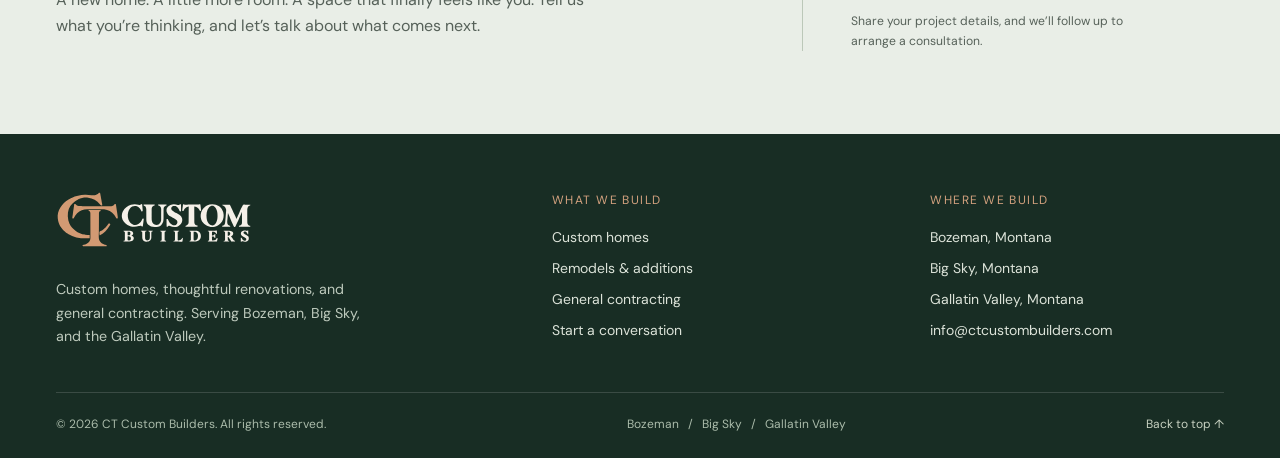
<file: areas/bozeman/index.html>
<!DOCTYPE html><html lang="en-US"><head><meta charset="utf-8"><meta name="viewport" content="width=device-width,initial-scale=1"><title>Bozeman Custom Home Builder &amp; Contractor | CT Custom Builders</title><meta name="description" content="CT Custom Builders serves Bozeman, MT with custom home construction, remodels, additions and general contracting. Tell us about your project."><meta name="robots" content="index,follow,max-image-preview:large"><meta name="theme-color" content="#182d24"><link rel="canonical" href="https://ctcustombuilders.com/areas/bozeman/"><link rel="icon" type="image/svg+xml" href="/assets/favicon-v3.svg"><link rel="icon" type="image/png" sizes="32x32" href="/assets/favicon-v3-32.png"><link rel="icon" type="image/png" sizes="192x192" href="/assets/favicon-v3-192.png"><link rel="shortcut icon" href="/favicon.ico?v=3"><link rel="apple-touch-icon" sizes="180x180" href="/assets/apple-touch-icon-v3.png"><meta property="og:type" content="website"><meta property="og:site_name" content="CT Custom Builders"><meta property="og:title" content="Bozeman Custom Home Builder &amp; Contractor | CT Custom Builders"><meta property="og:description" content="CT Custom Builders serves Bozeman, MT with custom home construction, remodels, additions and general contracting. Tell us about your project."><meta property="og:url" content="https://ctcustombuilders.com/areas/bozeman/"><meta property="og:locale" content="en_US"><meta name="twitter:card" content="summary"><meta name="twitter:title" content="Bozeman Custom Home Builder &amp; Contractor | CT Custom Builders"><meta name="twitter:description" content="CT Custom Builders serves Bozeman, MT with custom home construction, remodels, additions and general contracting. Tell us about your project."><link rel="preconnect" href="https://fonts.googleapis.com"><link rel="preconnect" href="https://fonts.gstatic.com" crossorigin><link href="https://fonts.googleapis.com/css2?family=DM+Sans:wght@400;450;500;550;600;650;700&family=Manrope:wght@400;500;600;650;700;750;800&display=swap" rel="stylesheet"><link rel="stylesheet" href="/assets/site.css?v=4"><script type="application/ld+json">{"@context": "https://schema.org", "@graph": [{"@type": "Organization", "@id": "https://ctcustombuilders.com/#organization", "name": "CT Custom Builders", "url": "https://ctcustombuilders.com/", "email": "info@ctcustombuilders.com", "logo": "https://ctcustombuilders.com/assets/ctcb-mark-v3.png", "description": "A contracting company serving Bozeman, Big Sky, and the Gallatin Valley, Montana.", "areaServed": [{"@type": "City", "name": "Bozeman, Montana"}, {"@type": "Place", "name": "Big Sky, Montana"}, {"@type": "Place", "name": "Gallatin Valley, Montana"}]}, {"@type": "WebSite", "@id": "https://ctcustombuilders.com/#website", "url": "https://ctcustombuilders.com/", "name": "CT Custom Builders", "publisher": {"@id": "https://ctcustombuilders.com/#organization"}}, {"@type": "WebPage", "@id": "https://ctcustombuilders.com/areas/bozeman/#webpage", "url": "https://ctcustombuilders.com/areas/bozeman/", "name": "Bozeman Custom Home Builder & Contractor | CT Custom Builders", "description": "CT Custom Builders serves Bozeman, MT with custom home construction, remodels, additions and general contracting. Tell us about your project.", "isPartOf": {"@id": "https://ctcustombuilders.com/#website"}, "about": {"@id": "https://ctcustombuilders.com/#organization"}, "inLanguage": "en-US"}, {"@type": "BreadcrumbList", "itemListElement": [{"@type": "ListItem", "position": 1, "name": "Home", "item": "https://ctcustombuilders.com/"}, {"@type": "ListItem", "position": 2, "name": "Bozeman", "item": "https://ctcustombuilders.com/areas/bozeman/"}]}, {"@type": "Service", "@id": "https://ctcustombuilders.com/areas/bozeman/#service", "name": "Residential construction in Bozeman, Montana", "serviceType": ["Custom home construction", "Home remodeling", "General contracting"], "provider": {"@id": "https://ctcustombuilders.com/#organization"}, "areaServed": {"@type": "Place", "name": "Bozeman, Montana"}, "url": "https://ctcustombuilders.com/areas/bozeman/", "description": "CT Custom Builders serves Bozeman, MT with custom home construction, remodels, additions and general contracting. Tell us about your project."}]}</script><script src="/assets/site.js?v=3" defer></script></head><body><a class="skip" href="#main">Skip to content</a><header class="site-header"><div class="wrap header-inner"><a class="brand" href="/" aria-label="CT Custom Builders home"><img class="brand-logo" src="/assets/ctcb-logo-v3-dark.svg" alt="CT Custom Builders" width="1874" height="542" decoding="async"></a><nav class="desktop-nav" aria-label="Main navigation"><a href="/#services">What we build</a><a href="/#approach">Our approach</a><a href="/#service-areas">Where we build</a><a href="/#questions">FAQs</a><a class="button dark" href="#contact" data-consult-open aria-haspopup="dialog" aria-controls="consultation-modal">Let’s talk <svg viewBox="0 0 24 24" fill="none" stroke="currentColor" stroke-width="1.5" aria-hidden="true"><path d="M4 12h15M13 5l7 7-7 7"/></svg></a></nav><button class="menu-toggle" type="button" aria-expanded="false" aria-controls="mobile-nav">Menu <svg viewBox="0 0 24 24" fill="none" stroke="currentColor" stroke-width="1.5" aria-hidden="true"><path d="M4 7h16M4 12h16M4 17h16"/></svg></button><nav id="mobile-nav" class="mobile-nav" aria-label="Mobile navigation"><a href="/#services">What we build</a><a href="/#approach">Our approach</a><a href="/#service-areas">Where we build</a><a href="/#questions">FAQs</a><a class="button dark" href="#contact" data-consult-open aria-haspopup="dialog" aria-controls="consultation-modal">Let’s talk <svg viewBox="0 0 24 24" fill="none" stroke="currentColor" stroke-width="1.5" aria-hidden="true"><path d="M4 12h15M13 5l7 7-7 7"/></svg></a></nav></div></header><main id="main"><section class="inner-hero"><div class="wrap"><nav class="breadcrumbs" aria-label="Breadcrumb"><span><a href="/">Home</a></span><span><a href="/#service-areas">Service areas</a></span><span aria-current="page">Bozeman</span></nav><div class="eyebrow">Bozeman · Montana</div><h1>Build your next chapter<br><em>in Bozeman.</em></h1><p class="lead">Custom homes, home remodeling, and residential general contracting in Bozeman, Montana. A thoughtful place to live starts with a thoughtful plan.</p><a class="button copper" href="#contact" data-consult-open aria-haspopup="dialog" aria-controls="consultation-modal">Talk about your project <svg viewBox="0 0 24 24" fill="none" stroke="currentColor" stroke-width="1.5" aria-hidden="true"><path d="M4 12h15M13 5l7 7-7 7"/></svg></a></div></section><section class="section"><div class="wrap"><div class="detail-grid"><div><div class="eyebrow">CT Custom Builders</div><h2>A home that fits your Bozeman life.</h2><p>From a fresh start on a new property to a home that needs a more useful layout, your project should begin with the way you live. CT Custom Builders serves Bozeman homeowners planning custom homes, renovations, and additions.</p><p>For a renovation, useful early questions include how the existing space connects, where more storage would help, and which rooms need to stay usable during construction. For a new home, we’ll start with the property, your design goals, and the team involved.</p><p>The first step is simple: send the project location, a brief description, and your preferred timing. If you have drawings or photos of the space, include those too. We can then discuss the right next conversation for your project.</p><ul class="checklist"><li>Custom home construction in Bozeman</li><li>Kitchen, bathroom, and whole-home remodeling</li><li>Additions and expanded living areas</li><li>Residential general contracting</li></ul></div><figure class="detail-image"><img src="/assets/kitchen.webp" alt="Illustrative kitchen design with oak cabinets and stone surfaces" width="1536" height="1024" loading="lazy" decoding="async"><figcaption>Design inspiration · Illustrative concept imagery</figcaption></figure></div><div class="related"><span>Explore our services</span><a href="/services/custom-homes/">Custom homes</a><a href="/services/remodels-additions/">Remodels &amp; additions</a><a href="/services/general-contracting/">General contracting</a></div></div></section><section class="section planning-section"><div class="wrap"><div class="section-top"><div><div class="eyebrow">A thoughtful starting point</div><h2>Planning a project in Bozeman?</h2></div></div><div class="process-grid"><div class="planning-card"><h3>Make the layout work harder.</h3><p>Consider the daily path from entry to kitchen, gathering areas, bedrooms, and storage. The best changes solve the frustrations you notice every day.</p></div><div class="planning-card"><h3>Look at the full property.</h3><p>Access, outdoor space, neighboring homes, and the existing building all shape the possibilities. Bring available site information to the first discussion.</p></div><div class="planning-card"><h3>Think beyond move-in day.</h3><p>Consider flexible rooms, practical finishes, and how you’ll use the home over time. These priorities help guide choices before construction starts.</p></div></div></div></section><section class="section faq-section" id="questions"><div class="wrap faq-grid"><div class="faq-intro"><div class="eyebrow">Before we build</div><h2>A few good questions.</h2><p>Good projects begin with clear expectations. Here’s where to start.</p></div><div class="faq-list"><details><summary>Do you offer both new homes and remodeling in Bozeman?</summary><div class="answer">Yes. CT Custom Builders welcomes inquiries for custom homes, renovations, additions, and general contracting in Bozeman.</div></details><details><summary>What should I include in my first email?</summary><div class="answer">Your project location, the type of work, a short description, and preferred timing are a good start. Add plans, photos, and a budget range if you have them.</div></details><details><summary>Do you serve communities outside Bozeman?</summary><div class="answer">We also serve Big Sky and the wider Gallatin Valley. Send the specific project location so we can discuss scope, access, and scheduling.</div></details></div></div></section><section class="contact-section" id="contact" aria-labelledby="contact-title"><div class="wrap contact-grid"><div><div class="eyebrow">Your next chapter starts here</div><h2 id="contact-title">Have something<br><em>in mind?</em></h2><p class="contact-intro">A new home. A little more room. A space that finally feels like you. Tell us what you’re thinking, and let’s talk about what comes next.</p></div><div class="contact-details"><a class="button dark" href="#contact" data-consult-open aria-haspopup="dialog" aria-controls="consultation-modal">Request a consultation <svg viewBox="0 0 24 24" fill="none" stroke="currentColor" stroke-width="1.5" aria-hidden="true"><path d="M4 12h15M13 5l7 7-7 7"/></svg></a><div><span class="contact-label">Send us a note</span><a class="contact-email" href="mailto:info@ctcustombuilders.com">info@ctcustombuilders.com</a></div><div class="phone-line"><span class="contact-label">Phone</span><span class="phone-number">(406) 000-0000</span><span class="phone-note">Number coming soon · Please email for now.</span></div><p class="email-note">Share your project details, and we’ll follow up to arrange a consultation.</p></div></div></section></main><footer class="site-footer"><div class="wrap"><div class="footer-main"><div class="footer-brand"><a class="brand" href="/" aria-label="CT Custom Builders home"><img class="brand-logo" src="/assets/ctcb-logo-v3-light.svg" alt="CT Custom Builders" width="1874" height="542" decoding="async"></a><p>Custom homes, thoughtful renovations, and general contracting. Serving Bozeman, Big Sky, and the Gallatin Valley.</p></div><div><div class="footer-heading">What we build</div><nav class="footer-links" aria-label="Services"><a href="/services/custom-homes/">Custom homes</a><a href="/services/remodels-additions/">Remodels &amp; additions</a><a href="/services/general-contracting/">General contracting</a><a href="#contact" data-consult-open aria-haspopup="dialog" aria-controls="consultation-modal">Start a conversation</a></nav></div><div><div class="footer-heading">Where we build</div><nav class="footer-links" aria-label="Service areas"><a href="/areas/bozeman/">Bozeman, Montana</a><a href="/areas/big-sky/">Big Sky, Montana</a><a href="/areas/gallatin-valley/">Gallatin Valley, Montana</a><a href="mailto:info@ctcustombuilders.com">info@ctcustombuilders.com</a></nav></div></div><div class="footer-bottom"><span>© 2026 CT Custom Builders. All rights reserved.</span><span>Bozeman &nbsp; / &nbsp; Big Sky &nbsp; / &nbsp; Gallatin Valley</span><a href="/#main">Back to top ↑</a></div></div></footer><dialog class="consult-dialog" id="consultation-modal" aria-labelledby="consult-title" aria-describedby="consult-intro"><div class="consult-shell"><div class="consult-heading"><button class="consult-close" type="button" data-consult-close aria-label="Close consultation request"><svg viewBox="0 0 24 24" width="22" height="22" fill="none" stroke="currentColor" stroke-width="1.5" aria-hidden="true"><path d="m6 6 12 12M18 6 6 18"/></svg></button><div class="eyebrow">Request a consultation</div><h2 id="consult-title" tabindex="-1">Let’s talk about<br>your project.</h2><p id="consult-intro">Tell us what you have in mind. We’ll get in touch to arrange a time that works for you.</p></div><div class="consult-content"><form id="consultation-form" action="/api/consultation.php" method="post"><div class="consult-fields"><div class="consult-field consult-wide"><label for="consult-name">Name <span aria-hidden="true">*</span></label><input id="consult-name" name="name" type="text" autocomplete="name" maxlength="120" placeholder="Your full name" required></div><div class="consult-field consult-wide"><label for="consult-address">Project address <span aria-hidden="true">*</span></label><input id="consult-address" name="address" type="text" autocomplete="street-address" maxlength="400" placeholder="Street address, city, and ZIP code" required></div><div class="consult-field"><label for="consult-phone">Phone <span aria-hidden="true">*</span></label><input id="consult-phone" name="phone" type="tel" inputmode="tel" autocomplete="tel" maxlength="40" placeholder="(406) 555-0123" required></div><div class="consult-field"><label for="consult-email">Email <span aria-hidden="true">*</span></label><input id="consult-email" name="email" type="email" autocomplete="email" maxlength="254" placeholder="you@example.com" required></div><div class="consult-field consult-wide"><label for="consult-project">Tell us about your project <span aria-hidden="true">*</span></label><textarea id="consult-project" name="project" rows="4" maxlength="5000" placeholder="What are you hoping to build or change? Share your ideas and any timing you have in mind." required></textarea></div></div><div class="consult-trap" aria-hidden="true"><label for="consult-website">Leave this field empty</label><input id="consult-website" name="company_website" type="text" tabindex="-1" autocomplete="off"></div><p class="consult-status" id="consult-status" role="alert" tabindex="-1" hidden></p><div class="consult-actions"><p>We’ll use these details to respond to your request.<br>All five fields are required.</p><button class="button dark" type="submit"><span data-submit-label>Request a consultation</span><svg viewBox="0 0 24 24" width="18" height="18" fill="none" stroke="currentColor" stroke-width="1.5" aria-hidden="true"><path d="M4 12h15M13 5l7 7-7 7"/></svg></button></div><p class="consult-alternative">Prefer email? <a href="mailto:info@ctcustombuilders.com">info@ctcustombuilders.com</a></p></form><div class="consult-success" id="consult-success" hidden><span class="consult-success-icon" aria-hidden="true"><svg viewBox="0 0 24 24" width="30" height="30" fill="none" stroke="currentColor" stroke-width="1.5"><path d="m5 12 4 4L19 6"/></svg></span><h3 id="consult-success-title" tabindex="-1">Your request is on its way.</h3><p>Thank you for reaching out. We’ll contact you to talk through your project and arrange a consultation.</p><button class="button dark" type="button" data-consult-close>Done</button></div></div></div></dialog></body></html>
</file>
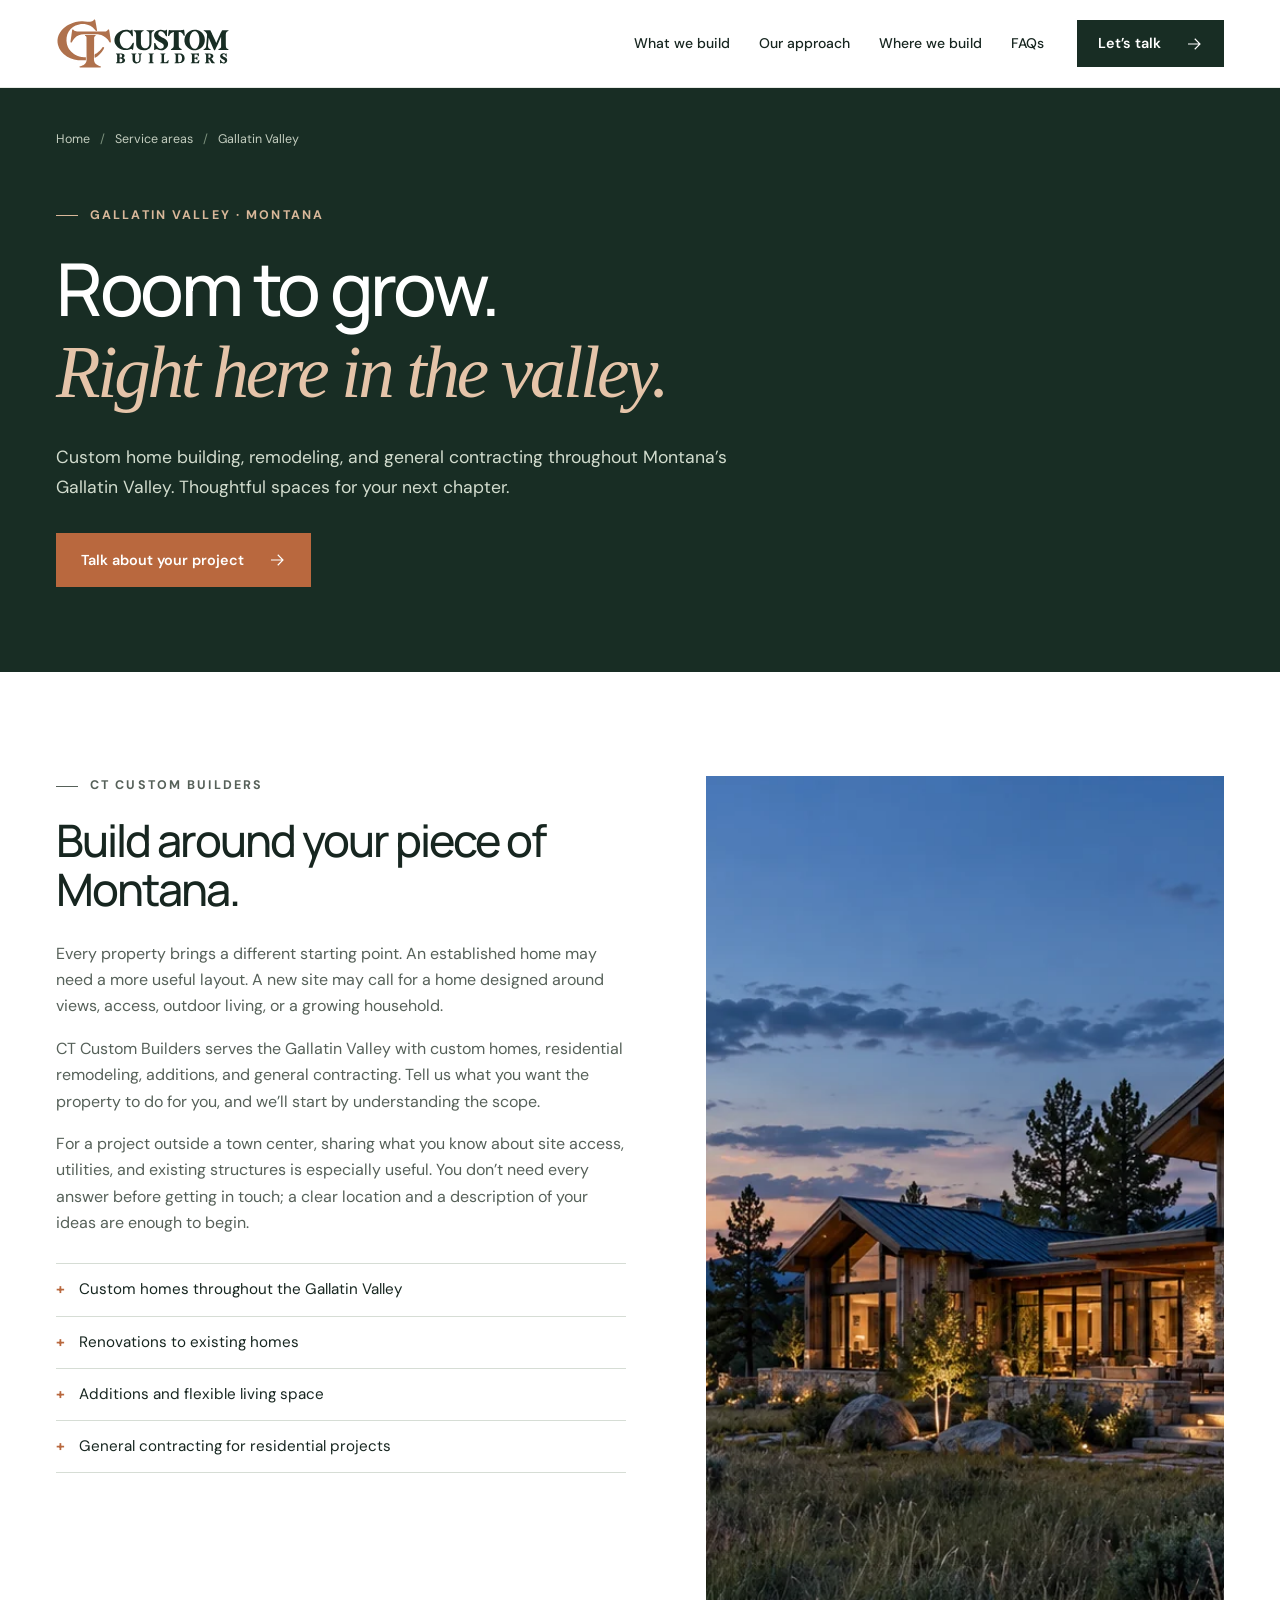
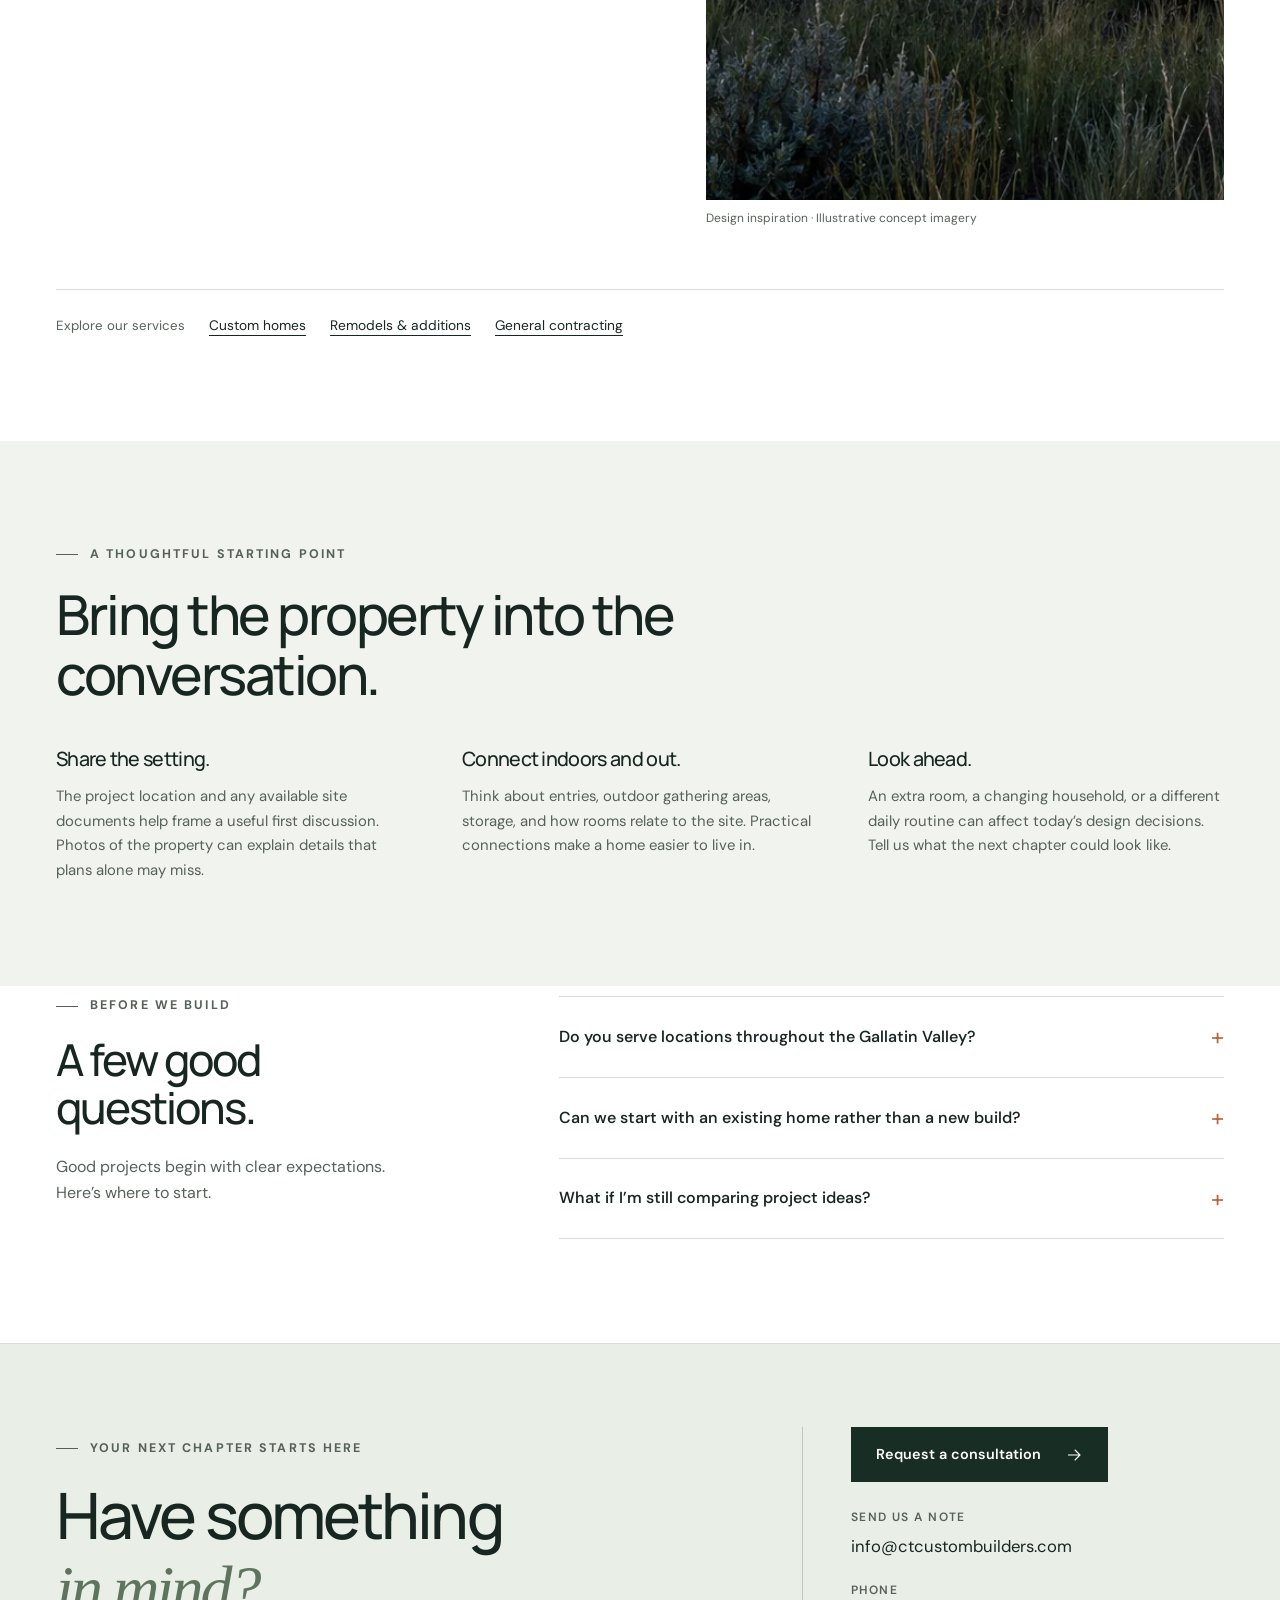
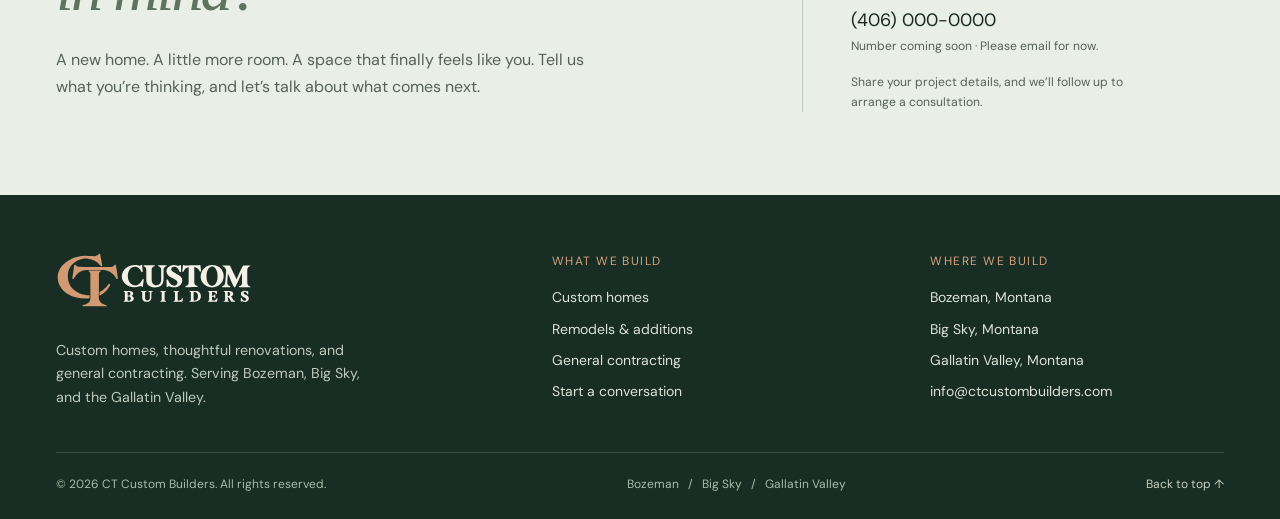
<file: areas/gallatin-valley/index.html>
<!DOCTYPE html><html lang="en-US"><head><meta charset="utf-8"><meta name="viewport" content="width=device-width,initial-scale=1"><title>Gallatin Valley Home Builder &amp; Contractor | CT Custom Builders</title><meta name="description" content="Custom homes, renovations, additions and general contracting across Montana’s Gallatin Valley. Start a conversation with CT Custom Builders."><meta name="robots" content="index,follow,max-image-preview:large"><meta name="theme-color" content="#182d24"><link rel="canonical" href="https://ctcustombuilders.com/areas/gallatin-valley/"><link rel="icon" type="image/svg+xml" href="/assets/favicon-v3.svg"><link rel="icon" type="image/png" sizes="32x32" href="/assets/favicon-v3-32.png"><link rel="icon" type="image/png" sizes="192x192" href="/assets/favicon-v3-192.png"><link rel="shortcut icon" href="/favicon.ico?v=3"><link rel="apple-touch-icon" sizes="180x180" href="/assets/apple-touch-icon-v3.png"><meta property="og:type" content="website"><meta property="og:site_name" content="CT Custom Builders"><meta property="og:title" content="Gallatin Valley Home Builder &amp; Contractor | CT Custom Builders"><meta property="og:description" content="Custom homes, renovations, additions and general contracting across Montana’s Gallatin Valley. Start a conversation with CT Custom Builders."><meta property="og:url" content="https://ctcustombuilders.com/areas/gallatin-valley/"><meta property="og:locale" content="en_US"><meta name="twitter:card" content="summary"><meta name="twitter:title" content="Gallatin Valley Home Builder &amp; Contractor | CT Custom Builders"><meta name="twitter:description" content="Custom homes, renovations, additions and general contracting across Montana’s Gallatin Valley. Start a conversation with CT Custom Builders."><link rel="preconnect" href="https://fonts.googleapis.com"><link rel="preconnect" href="https://fonts.gstatic.com" crossorigin><link href="https://fonts.googleapis.com/css2?family=DM+Sans:wght@400;450;500;550;600;650;700&family=Manrope:wght@400;500;600;650;700;750;800&display=swap" rel="stylesheet"><link rel="stylesheet" href="/assets/site.css?v=4"><script type="application/ld+json">{"@context": "https://schema.org", "@graph": [{"@type": "Organization", "@id": "https://ctcustombuilders.com/#organization", "name": "CT Custom Builders", "url": "https://ctcustombuilders.com/", "email": "info@ctcustombuilders.com", "logo": "https://ctcustombuilders.com/assets/ctcb-mark-v3.png", "description": "A contracting company serving Bozeman, Big Sky, and the Gallatin Valley, Montana.", "areaServed": [{"@type": "City", "name": "Bozeman, Montana"}, {"@type": "Place", "name": "Big Sky, Montana"}, {"@type": "Place", "name": "Gallatin Valley, Montana"}]}, {"@type": "WebSite", "@id": "https://ctcustombuilders.com/#website", "url": "https://ctcustombuilders.com/", "name": "CT Custom Builders", "publisher": {"@id": "https://ctcustombuilders.com/#organization"}}, {"@type": "WebPage", "@id": "https://ctcustombuilders.com/areas/gallatin-valley/#webpage", "url": "https://ctcustombuilders.com/areas/gallatin-valley/", "name": "Gallatin Valley Home Builder & Contractor | CT Custom Builders", "description": "Custom homes, renovations, additions and general contracting across Montana’s Gallatin Valley. Start a conversation with CT Custom Builders.", "isPartOf": {"@id": "https://ctcustombuilders.com/#website"}, "about": {"@id": "https://ctcustombuilders.com/#organization"}, "inLanguage": "en-US"}, {"@type": "BreadcrumbList", "itemListElement": [{"@type": "ListItem", "position": 1, "name": "Home", "item": "https://ctcustombuilders.com/"}, {"@type": "ListItem", "position": 2, "name": "Gallatin Valley", "item": "https://ctcustombuilders.com/areas/gallatin-valley/"}]}, {"@type": "Service", "@id": "https://ctcustombuilders.com/areas/gallatin-valley/#service", "name": "Residential construction in Gallatin Valley, Montana", "serviceType": ["Custom home construction", "Home remodeling", "General contracting"], "provider": {"@id": "https://ctcustombuilders.com/#organization"}, "areaServed": {"@type": "Place", "name": "Gallatin Valley, Montana"}, "url": "https://ctcustombuilders.com/areas/gallatin-valley/", "description": "Custom homes, renovations, additions and general contracting across Montana’s Gallatin Valley. Start a conversation with CT Custom Builders."}]}</script><script src="/assets/site.js?v=3" defer></script></head><body><a class="skip" href="#main">Skip to content</a><header class="site-header"><div class="wrap header-inner"><a class="brand" href="/" aria-label="CT Custom Builders home"><img class="brand-logo" src="/assets/ctcb-logo-v3-dark.svg" alt="CT Custom Builders" width="1874" height="542" decoding="async"></a><nav class="desktop-nav" aria-label="Main navigation"><a href="/#services">What we build</a><a href="/#approach">Our approach</a><a href="/#service-areas">Where we build</a><a href="/#questions">FAQs</a><a class="button dark" href="#contact" data-consult-open aria-haspopup="dialog" aria-controls="consultation-modal">Let’s talk <svg viewBox="0 0 24 24" fill="none" stroke="currentColor" stroke-width="1.5" aria-hidden="true"><path d="M4 12h15M13 5l7 7-7 7"/></svg></a></nav><button class="menu-toggle" type="button" aria-expanded="false" aria-controls="mobile-nav">Menu <svg viewBox="0 0 24 24" fill="none" stroke="currentColor" stroke-width="1.5" aria-hidden="true"><path d="M4 7h16M4 12h16M4 17h16"/></svg></button><nav id="mobile-nav" class="mobile-nav" aria-label="Mobile navigation"><a href="/#services">What we build</a><a href="/#approach">Our approach</a><a href="/#service-areas">Where we build</a><a href="/#questions">FAQs</a><a class="button dark" href="#contact" data-consult-open aria-haspopup="dialog" aria-controls="consultation-modal">Let’s talk <svg viewBox="0 0 24 24" fill="none" stroke="currentColor" stroke-width="1.5" aria-hidden="true"><path d="M4 12h15M13 5l7 7-7 7"/></svg></a></nav></div></header><main id="main"><section class="inner-hero"><div class="wrap"><nav class="breadcrumbs" aria-label="Breadcrumb"><span><a href="/">Home</a></span><span><a href="/#service-areas">Service areas</a></span><span aria-current="page">Gallatin Valley</span></nav><div class="eyebrow">Gallatin Valley · Montana</div><h1>Room to grow.<br><em>Right here in the valley.</em></h1><p class="lead">Custom home building, remodeling, and general contracting throughout Montana’s Gallatin Valley. Thoughtful spaces for your next chapter.</p><a class="button copper" href="#contact" data-consult-open aria-haspopup="dialog" aria-controls="consultation-modal">Talk about your project <svg viewBox="0 0 24 24" fill="none" stroke="currentColor" stroke-width="1.5" aria-hidden="true"><path d="M4 12h15M13 5l7 7-7 7"/></svg></a></div></section><section class="section"><div class="wrap"><div class="detail-grid"><div><div class="eyebrow">CT Custom Builders</div><h2>Build around your piece of Montana.</h2><p>Every property brings a different starting point. An established home may need a more useful layout. A new site may call for a home designed around views, access, outdoor living, or a growing household.</p><p>CT Custom Builders serves the Gallatin Valley with custom homes, residential remodeling, additions, and general contracting. Tell us what you want the property to do for you, and we’ll start by understanding the scope.</p><p>For a project outside a town center, sharing what you know about site access, utilities, and existing structures is especially useful. You don’t need every answer before getting in touch; a clear location and a description of your ideas are enough to begin.</p><ul class="checklist"><li>Custom homes throughout the Gallatin Valley</li><li>Renovations to existing homes</li><li>Additions and flexible living space</li><li>General contracting for residential projects</li></ul></div><figure class="detail-image"><img src="/assets/montana-home.webp" alt="Illustrative concept of a Montana home with timber and stone" width="1536" height="1024" loading="lazy" decoding="async"><figcaption>Design inspiration · Illustrative concept imagery</figcaption></figure></div><div class="related"><span>Explore our services</span><a href="/services/custom-homes/">Custom homes</a><a href="/services/remodels-additions/">Remodels &amp; additions</a><a href="/services/general-contracting/">General contracting</a></div></div></section><section class="section planning-section"><div class="wrap"><div class="section-top"><div><div class="eyebrow">A thoughtful starting point</div><h2>Bring the property into the conversation.</h2></div></div><div class="process-grid"><div class="planning-card"><h3>Share the setting.</h3><p>The project location and any available site documents help frame a useful first discussion. Photos of the property can explain details that plans alone may miss.</p></div><div class="planning-card"><h3>Connect indoors and out.</h3><p>Think about entries, outdoor gathering areas, storage, and how rooms relate to the site. Practical connections make a home easier to live in.</p></div><div class="planning-card"><h3>Look ahead.</h3><p>An extra room, a changing household, or a different daily routine can affect today’s design decisions. Tell us what the next chapter could look like.</p></div></div></div></section><section class="section faq-section" id="questions"><div class="wrap faq-grid"><div class="faq-intro"><div class="eyebrow">Before we build</div><h2>A few good questions.</h2><p>Good projects begin with clear expectations. Here’s where to start.</p></div><div class="faq-list"><details><summary>Do you serve locations throughout the Gallatin Valley?</summary><div class="answer">Yes. Send the specific project address or general location so we can discuss site access, scope, and scheduling.</div></details><details><summary>Can we start with an existing home rather than a new build?</summary><div class="answer">Absolutely. We welcome conversations about renovations, additions, and changes that make an existing home work better.</div></details><details><summary>What if I’m still comparing project ideas?</summary><div class="answer">Start by sharing your priorities and the options you’re considering. Photos, rough sketches, and a short list of must-haves can help guide an early discussion.</div></details></div></div></section><section class="contact-section" id="contact" aria-labelledby="contact-title"><div class="wrap contact-grid"><div><div class="eyebrow">Your next chapter starts here</div><h2 id="contact-title">Have something<br><em>in mind?</em></h2><p class="contact-intro">A new home. A little more room. A space that finally feels like you. Tell us what you’re thinking, and let’s talk about what comes next.</p></div><div class="contact-details"><a class="button dark" href="#contact" data-consult-open aria-haspopup="dialog" aria-controls="consultation-modal">Request a consultation <svg viewBox="0 0 24 24" fill="none" stroke="currentColor" stroke-width="1.5" aria-hidden="true"><path d="M4 12h15M13 5l7 7-7 7"/></svg></a><div><span class="contact-label">Send us a note</span><a class="contact-email" href="mailto:info@ctcustombuilders.com">info@ctcustombuilders.com</a></div><div class="phone-line"><span class="contact-label">Phone</span><span class="phone-number">(406) 000-0000</span><span class="phone-note">Number coming soon · Please email for now.</span></div><p class="email-note">Share your project details, and we’ll follow up to arrange a consultation.</p></div></div></section></main><footer class="site-footer"><div class="wrap"><div class="footer-main"><div class="footer-brand"><a class="brand" href="/" aria-label="CT Custom Builders home"><img class="brand-logo" src="/assets/ctcb-logo-v3-light.svg" alt="CT Custom Builders" width="1874" height="542" decoding="async"></a><p>Custom homes, thoughtful renovations, and general contracting. Serving Bozeman, Big Sky, and the Gallatin Valley.</p></div><div><div class="footer-heading">What we build</div><nav class="footer-links" aria-label="Services"><a href="/services/custom-homes/">Custom homes</a><a href="/services/remodels-additions/">Remodels &amp; additions</a><a href="/services/general-contracting/">General contracting</a><a href="#contact" data-consult-open aria-haspopup="dialog" aria-controls="consultation-modal">Start a conversation</a></nav></div><div><div class="footer-heading">Where we build</div><nav class="footer-links" aria-label="Service areas"><a href="/areas/bozeman/">Bozeman, Montana</a><a href="/areas/big-sky/">Big Sky, Montana</a><a href="/areas/gallatin-valley/">Gallatin Valley, Montana</a><a href="mailto:info@ctcustombuilders.com">info@ctcustombuilders.com</a></nav></div></div><div class="footer-bottom"><span>© 2026 CT Custom Builders. All rights reserved.</span><span>Bozeman &nbsp; / &nbsp; Big Sky &nbsp; / &nbsp; Gallatin Valley</span><a href="/#main">Back to top ↑</a></div></div></footer><dialog class="consult-dialog" id="consultation-modal" aria-labelledby="consult-title" aria-describedby="consult-intro"><div class="consult-shell"><div class="consult-heading"><button class="consult-close" type="button" data-consult-close aria-label="Close consultation request"><svg viewBox="0 0 24 24" width="22" height="22" fill="none" stroke="currentColor" stroke-width="1.5" aria-hidden="true"><path d="m6 6 12 12M18 6 6 18"/></svg></button><div class="eyebrow">Request a consultation</div><h2 id="consult-title" tabindex="-1">Let’s talk about<br>your project.</h2><p id="consult-intro">Tell us what you have in mind. We’ll get in touch to arrange a time that works for you.</p></div><div class="consult-content"><form id="consultation-form" action="/api/consultation.php" method="post"><div class="consult-fields"><div class="consult-field consult-wide"><label for="consult-name">Name <span aria-hidden="true">*</span></label><input id="consult-name" name="name" type="text" autocomplete="name" maxlength="120" placeholder="Your full name" required></div><div class="consult-field consult-wide"><label for="consult-address">Project address <span aria-hidden="true">*</span></label><input id="consult-address" name="address" type="text" autocomplete="street-address" maxlength="400" placeholder="Street address, city, and ZIP code" required></div><div class="consult-field"><label for="consult-phone">Phone <span aria-hidden="true">*</span></label><input id="consult-phone" name="phone" type="tel" inputmode="tel" autocomplete="tel" maxlength="40" placeholder="(406) 555-0123" required></div><div class="consult-field"><label for="consult-email">Email <span aria-hidden="true">*</span></label><input id="consult-email" name="email" type="email" autocomplete="email" maxlength="254" placeholder="you@example.com" required></div><div class="consult-field consult-wide"><label for="consult-project">Tell us about your project <span aria-hidden="true">*</span></label><textarea id="consult-project" name="project" rows="4" maxlength="5000" placeholder="What are you hoping to build or change? Share your ideas and any timing you have in mind." required></textarea></div></div><div class="consult-trap" aria-hidden="true"><label for="consult-website">Leave this field empty</label><input id="consult-website" name="company_website" type="text" tabindex="-1" autocomplete="off"></div><p class="consult-status" id="consult-status" role="alert" tabindex="-1" hidden></p><div class="consult-actions"><p>We’ll use these details to respond to your request.<br>All five fields are required.</p><button class="button dark" type="submit"><span data-submit-label>Request a consultation</span><svg viewBox="0 0 24 24" width="18" height="18" fill="none" stroke="currentColor" stroke-width="1.5" aria-hidden="true"><path d="M4 12h15M13 5l7 7-7 7"/></svg></button></div><p class="consult-alternative">Prefer email? <a href="mailto:info@ctcustombuilders.com">info@ctcustombuilders.com</a></p></form><div class="consult-success" id="consult-success" hidden><span class="consult-success-icon" aria-hidden="true"><svg viewBox="0 0 24 24" width="30" height="30" fill="none" stroke="currentColor" stroke-width="1.5"><path d="m5 12 4 4L19 6"/></svg></span><h3 id="consult-success-title" tabindex="-1">Your request is on its way.</h3><p>Thank you for reaching out. We’ll contact you to talk through your project and arrange a consultation.</p><button class="button dark" type="button" data-consult-close>Done</button></div></div></div></dialog></body></html>
</file>
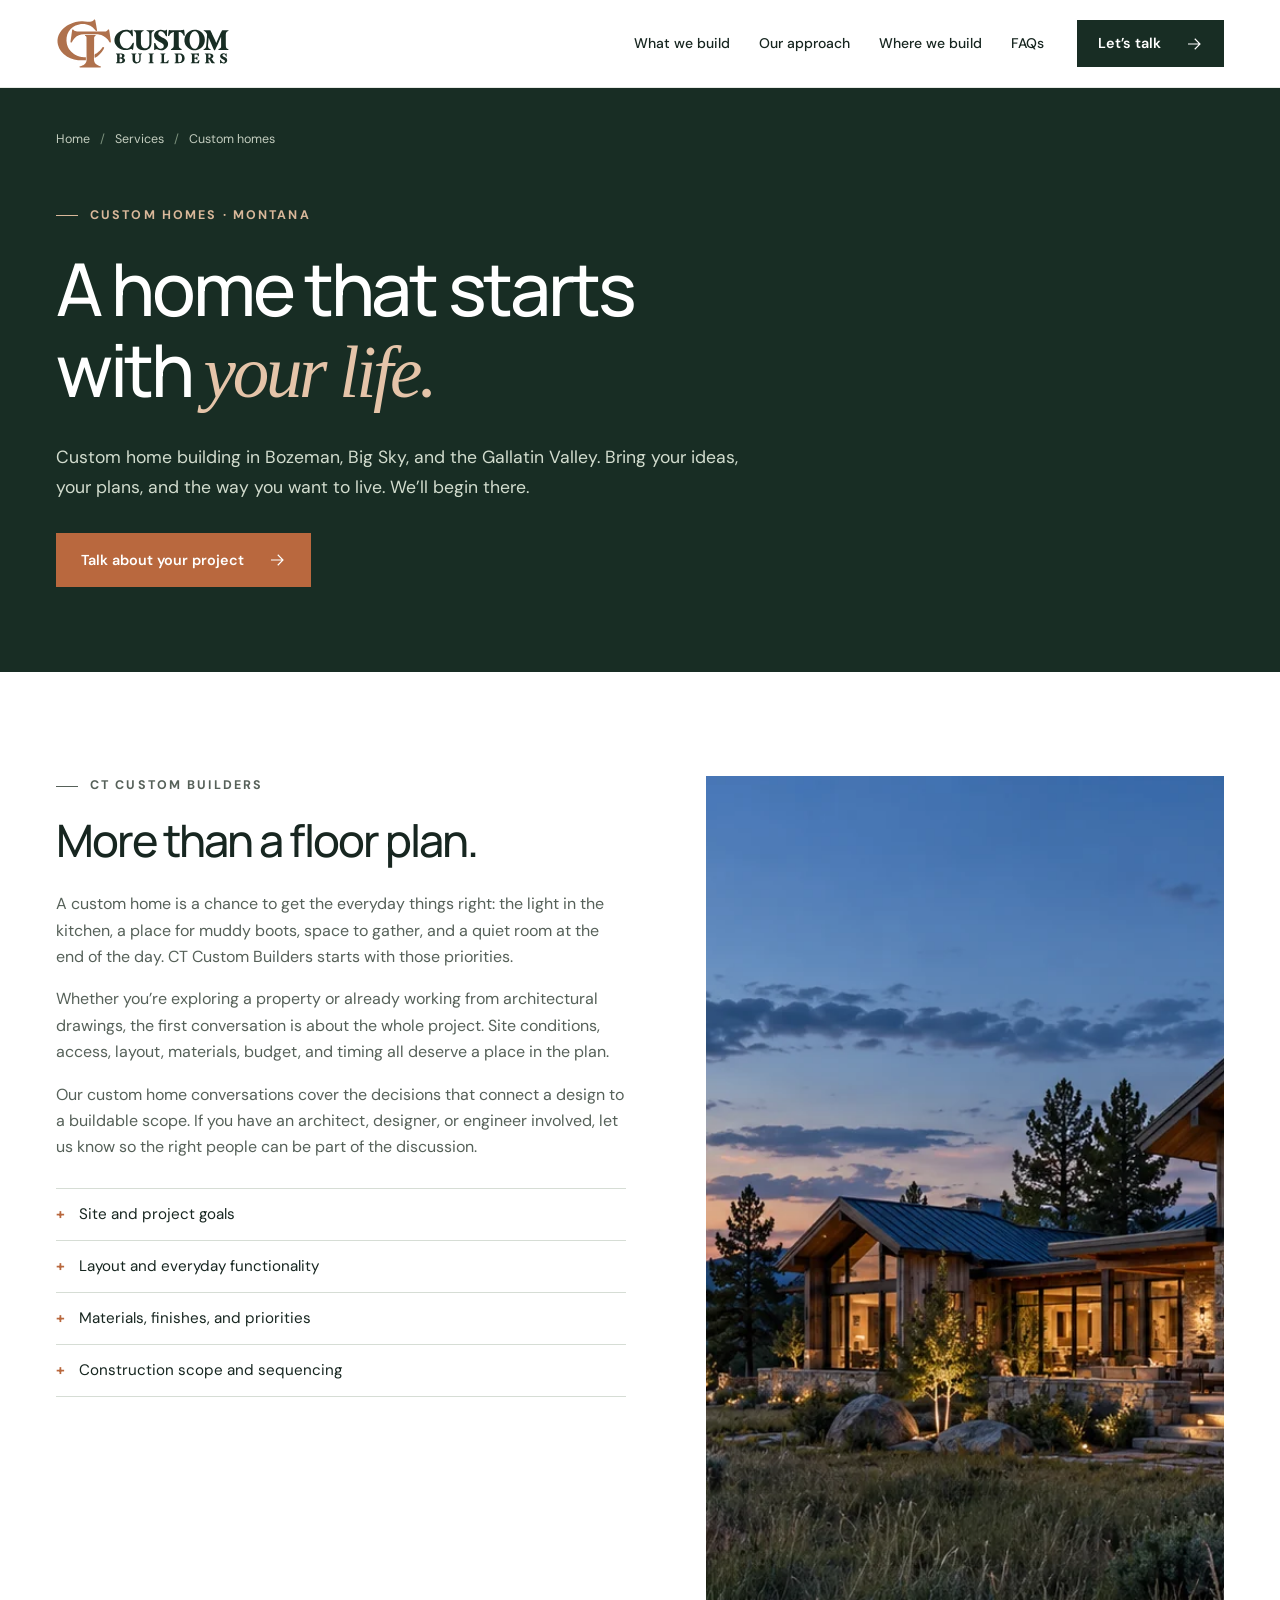
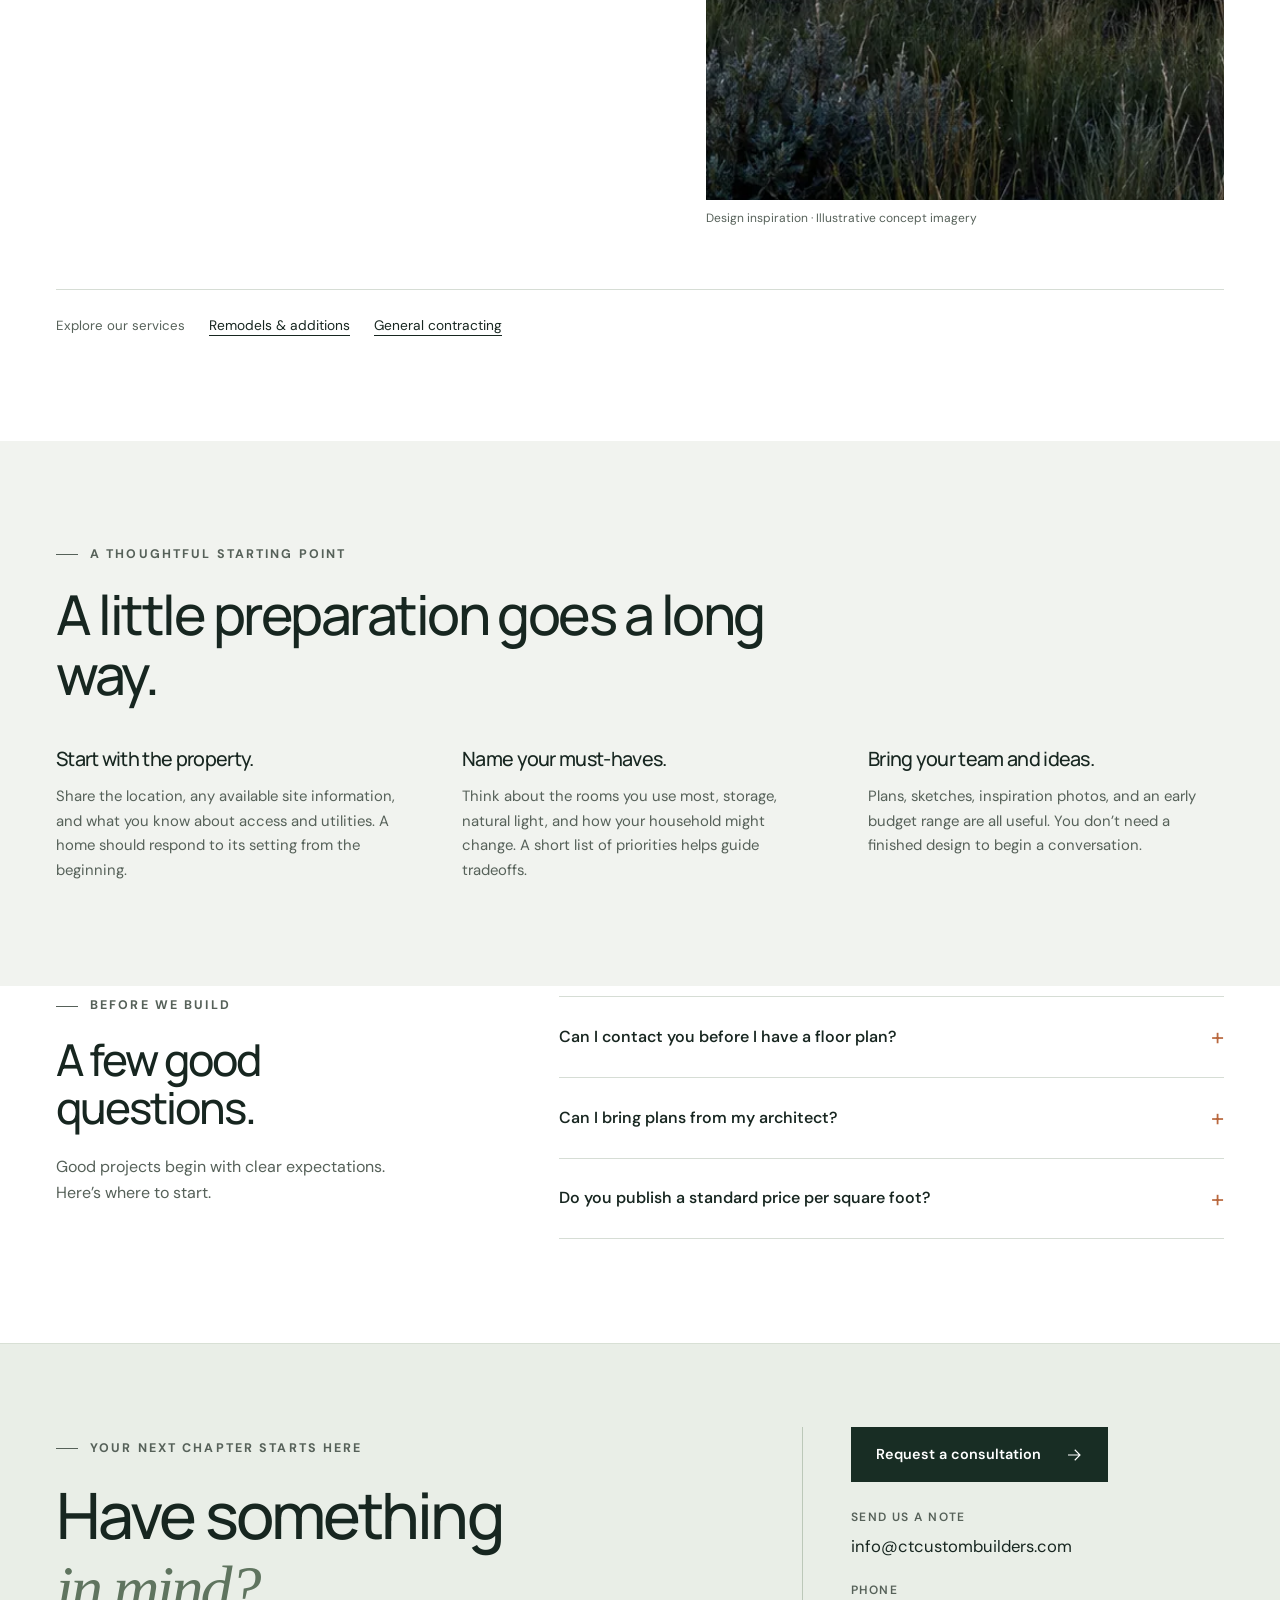
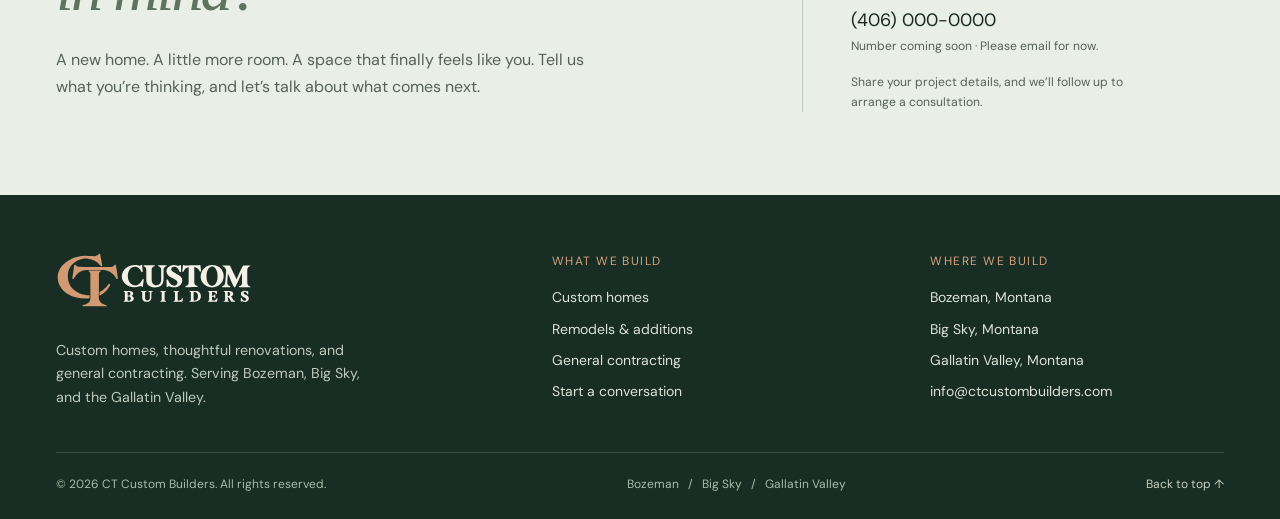
<file: services/custom-homes/index.html>
<!DOCTYPE html><html lang="en-US"><head><meta charset="utf-8"><meta name="viewport" content="width=device-width,initial-scale=1"><title>Custom Home Builder in Bozeman &amp; Big Sky | CT Custom Builders</title><meta name="description" content="Plan a custom home in Bozeman, Big Sky or the Gallatin Valley with CT Custom Builders. Explore site planning, layout priorities and the first steps."><meta name="robots" content="index,follow,max-image-preview:large"><meta name="theme-color" content="#182d24"><link rel="canonical" href="https://ctcustombuilders.com/services/custom-homes/"><link rel="icon" type="image/svg+xml" href="/assets/favicon-v3.svg"><link rel="icon" type="image/png" sizes="32x32" href="/assets/favicon-v3-32.png"><link rel="icon" type="image/png" sizes="192x192" href="/assets/favicon-v3-192.png"><link rel="shortcut icon" href="/favicon.ico?v=3"><link rel="apple-touch-icon" sizes="180x180" href="/assets/apple-touch-icon-v3.png"><meta property="og:type" content="website"><meta property="og:site_name" content="CT Custom Builders"><meta property="og:title" content="Custom Home Builder in Bozeman &amp; Big Sky | CT Custom Builders"><meta property="og:description" content="Plan a custom home in Bozeman, Big Sky or the Gallatin Valley with CT Custom Builders. Explore site planning, layout priorities and the first steps."><meta property="og:url" content="https://ctcustombuilders.com/services/custom-homes/"><meta property="og:locale" content="en_US"><meta name="twitter:card" content="summary"><meta name="twitter:title" content="Custom Home Builder in Bozeman &amp; Big Sky | CT Custom Builders"><meta name="twitter:description" content="Plan a custom home in Bozeman, Big Sky or the Gallatin Valley with CT Custom Builders. Explore site planning, layout priorities and the first steps."><link rel="preconnect" href="https://fonts.googleapis.com"><link rel="preconnect" href="https://fonts.gstatic.com" crossorigin><link href="https://fonts.googleapis.com/css2?family=DM+Sans:wght@400;450;500;550;600;650;700&family=Manrope:wght@400;500;600;650;700;750;800&display=swap" rel="stylesheet"><link rel="stylesheet" href="/assets/site.css?v=4"><script type="application/ld+json">{"@context": "https://schema.org", "@graph": [{"@type": "Organization", "@id": "https://ctcustombuilders.com/#organization", "name": "CT Custom Builders", "url": "https://ctcustombuilders.com/", "email": "info@ctcustombuilders.com", "logo": "https://ctcustombuilders.com/assets/ctcb-mark-v3.png", "description": "A contracting company serving Bozeman, Big Sky, and the Gallatin Valley, Montana.", "areaServed": [{"@type": "City", "name": "Bozeman, Montana"}, {"@type": "Place", "name": "Big Sky, Montana"}, {"@type": "Place", "name": "Gallatin Valley, Montana"}]}, {"@type": "WebSite", "@id": "https://ctcustombuilders.com/#website", "url": "https://ctcustombuilders.com/", "name": "CT Custom Builders", "publisher": {"@id": "https://ctcustombuilders.com/#organization"}}, {"@type": "WebPage", "@id": "https://ctcustombuilders.com/services/custom-homes/#webpage", "url": "https://ctcustombuilders.com/services/custom-homes/", "name": "Custom Home Builder in Bozeman & Big Sky | CT Custom Builders", "description": "Plan a custom home in Bozeman, Big Sky or the Gallatin Valley with CT Custom Builders. Explore site planning, layout priorities and the first steps.", "isPartOf": {"@id": "https://ctcustombuilders.com/#website"}, "about": {"@id": "https://ctcustombuilders.com/#organization"}, "inLanguage": "en-US"}, {"@type": "BreadcrumbList", "itemListElement": [{"@type": "ListItem", "position": 1, "name": "Home", "item": "https://ctcustombuilders.com/"}, {"@type": "ListItem", "position": 2, "name": "Custom homes", "item": "https://ctcustombuilders.com/services/custom-homes/"}]}, {"@type": "Service", "@id": "https://ctcustombuilders.com/services/custom-homes/#service", "name": "Custom homes", "serviceType": "Custom homes", "provider": {"@id": "https://ctcustombuilders.com/#organization"}, "areaServed": [{"@type": "City", "name": "Bozeman, Montana"}, {"@type": "Place", "name": "Big Sky, Montana"}, {"@type": "Place", "name": "Gallatin Valley, Montana"}], "url": "https://ctcustombuilders.com/services/custom-homes/", "description": "Plan a custom home in Bozeman, Big Sky or the Gallatin Valley with CT Custom Builders. Explore site planning, layout priorities and the first steps."}]}</script><script src="/assets/site.js?v=3" defer></script></head><body><a class="skip" href="#main">Skip to content</a><header class="site-header"><div class="wrap header-inner"><a class="brand" href="/" aria-label="CT Custom Builders home"><img class="brand-logo" src="/assets/ctcb-logo-v3-dark.svg" alt="CT Custom Builders" width="1874" height="542" decoding="async"></a><nav class="desktop-nav" aria-label="Main navigation"><a href="/#services">What we build</a><a href="/#approach">Our approach</a><a href="/#service-areas">Where we build</a><a href="/#questions">FAQs</a><a class="button dark" href="#contact" data-consult-open aria-haspopup="dialog" aria-controls="consultation-modal">Let’s talk <svg viewBox="0 0 24 24" fill="none" stroke="currentColor" stroke-width="1.5" aria-hidden="true"><path d="M4 12h15M13 5l7 7-7 7"/></svg></a></nav><button class="menu-toggle" type="button" aria-expanded="false" aria-controls="mobile-nav">Menu <svg viewBox="0 0 24 24" fill="none" stroke="currentColor" stroke-width="1.5" aria-hidden="true"><path d="M4 7h16M4 12h16M4 17h16"/></svg></button><nav id="mobile-nav" class="mobile-nav" aria-label="Mobile navigation"><a href="/#services">What we build</a><a href="/#approach">Our approach</a><a href="/#service-areas">Where we build</a><a href="/#questions">FAQs</a><a class="button dark" href="#contact" data-consult-open aria-haspopup="dialog" aria-controls="consultation-modal">Let’s talk <svg viewBox="0 0 24 24" fill="none" stroke="currentColor" stroke-width="1.5" aria-hidden="true"><path d="M4 12h15M13 5l7 7-7 7"/></svg></a></nav></div></header><main id="main"><section class="inner-hero"><div class="wrap"><nav class="breadcrumbs" aria-label="Breadcrumb"><span><a href="/">Home</a></span><span><a href="/#services">Services</a></span><span aria-current="page">Custom homes</span></nav><div class="eyebrow">Custom homes · Montana</div><h1>A home that starts<br>with <em>your life.</em></h1><p class="lead">Custom home building in Bozeman, Big Sky, and the Gallatin Valley. Bring your ideas, your plans, and the way you want to live. We’ll begin there.</p><a class="button copper" href="#contact" data-consult-open aria-haspopup="dialog" aria-controls="consultation-modal">Talk about your project <svg viewBox="0 0 24 24" fill="none" stroke="currentColor" stroke-width="1.5" aria-hidden="true"><path d="M4 12h15M13 5l7 7-7 7"/></svg></a></div></section><section class="section"><div class="wrap"><div class="detail-grid"><div><div class="eyebrow">CT Custom Builders</div><h2>More than a floor plan.</h2><p>A custom home is a chance to get the everyday things right: the light in the kitchen, a place for muddy boots, space to gather, and a quiet room at the end of the day. CT Custom Builders starts with those priorities.</p><p>Whether you’re exploring a property or already working from architectural drawings, the first conversation is about the whole project. Site conditions, access, layout, materials, budget, and timing all deserve a place in the plan.</p><p>Our custom home conversations cover the decisions that connect a design to a buildable scope. If you have an architect, designer, or engineer involved, let us know so the right people can be part of the discussion.</p><ul class="checklist"><li>Site and project goals</li><li>Layout and everyday functionality</li><li>Materials, finishes, and priorities</li><li>Construction scope and sequencing</li></ul></div><figure class="detail-image"><img src="/assets/montana-home.webp" alt="Illustrative concept of a Montana home with timber and stone" width="1536" height="1024" loading="lazy" decoding="async"><figcaption>Design inspiration · Illustrative concept imagery</figcaption></figure></div><div class="related"><span>Explore our services</span><a href="/services/remodels-additions/">Remodels &amp; additions</a><a href="/services/general-contracting/">General contracting</a></div></div></section><section class="section planning-section"><div class="wrap"><div class="section-top"><div><div class="eyebrow">A thoughtful starting point</div><h2>A little preparation goes a long way.</h2></div></div><div class="process-grid"><div class="planning-card"><h3>Start with the property.</h3><p>Share the location, any available site information, and what you know about access and utilities. A home should respond to its setting from the beginning.</p></div><div class="planning-card"><h3>Name your must-haves.</h3><p>Think about the rooms you use most, storage, natural light, and how your household might change. A short list of priorities helps guide tradeoffs.</p></div><div class="planning-card"><h3>Bring your team and ideas.</h3><p>Plans, sketches, inspiration photos, and an early budget range are all useful. You don’t need a finished design to begin a conversation.</p></div></div></div></section><section class="section faq-section" id="questions"><div class="wrap faq-grid"><div class="faq-intro"><div class="eyebrow">Before we build</div><h2>A few good questions.</h2><p>Good projects begin with clear expectations. Here’s where to start.</p></div><div class="faq-list"><details><summary>Can I contact you before I have a floor plan?</summary><div class="answer">Yes. Tell us where you’d like to build, what you’re imagining, and where you are in the process. Early conversations help identify the questions that need answers before construction.</div></details><details><summary>Can I bring plans from my architect?</summary><div class="answer">Yes. Share your plans and let us know who is on your design team. The next step is to review the intended scope, site information, and construction expectations together.</div></details><details><summary>Do you publish a standard price per square foot?</summary><div class="answer">No. Site work, design, materials, systems, and finish selections can change the cost substantially. A useful budget starts with the details of your own project.</div></details></div></div></section><section class="contact-section" id="contact" aria-labelledby="contact-title"><div class="wrap contact-grid"><div><div class="eyebrow">Your next chapter starts here</div><h2 id="contact-title">Have something<br><em>in mind?</em></h2><p class="contact-intro">A new home. A little more room. A space that finally feels like you. Tell us what you’re thinking, and let’s talk about what comes next.</p></div><div class="contact-details"><a class="button dark" href="#contact" data-consult-open aria-haspopup="dialog" aria-controls="consultation-modal">Request a consultation <svg viewBox="0 0 24 24" fill="none" stroke="currentColor" stroke-width="1.5" aria-hidden="true"><path d="M4 12h15M13 5l7 7-7 7"/></svg></a><div><span class="contact-label">Send us a note</span><a class="contact-email" href="mailto:info@ctcustombuilders.com">info@ctcustombuilders.com</a></div><div class="phone-line"><span class="contact-label">Phone</span><span class="phone-number">(406) 000-0000</span><span class="phone-note">Number coming soon · Please email for now.</span></div><p class="email-note">Share your project details, and we’ll follow up to arrange a consultation.</p></div></div></section></main><footer class="site-footer"><div class="wrap"><div class="footer-main"><div class="footer-brand"><a class="brand" href="/" aria-label="CT Custom Builders home"><img class="brand-logo" src="/assets/ctcb-logo-v3-light.svg" alt="CT Custom Builders" width="1874" height="542" decoding="async"></a><p>Custom homes, thoughtful renovations, and general contracting. Serving Bozeman, Big Sky, and the Gallatin Valley.</p></div><div><div class="footer-heading">What we build</div><nav class="footer-links" aria-label="Services"><a href="/services/custom-homes/">Custom homes</a><a href="/services/remodels-additions/">Remodels &amp; additions</a><a href="/services/general-contracting/">General contracting</a><a href="#contact" data-consult-open aria-haspopup="dialog" aria-controls="consultation-modal">Start a conversation</a></nav></div><div><div class="footer-heading">Where we build</div><nav class="footer-links" aria-label="Service areas"><a href="/areas/bozeman/">Bozeman, Montana</a><a href="/areas/big-sky/">Big Sky, Montana</a><a href="/areas/gallatin-valley/">Gallatin Valley, Montana</a><a href="mailto:info@ctcustombuilders.com">info@ctcustombuilders.com</a></nav></div></div><div class="footer-bottom"><span>© 2026 CT Custom Builders. All rights reserved.</span><span>Bozeman &nbsp; / &nbsp; Big Sky &nbsp; / &nbsp; Gallatin Valley</span><a href="/#main">Back to top ↑</a></div></div></footer><dialog class="consult-dialog" id="consultation-modal" aria-labelledby="consult-title" aria-describedby="consult-intro"><div class="consult-shell"><div class="consult-heading"><button class="consult-close" type="button" data-consult-close aria-label="Close consultation request"><svg viewBox="0 0 24 24" width="22" height="22" fill="none" stroke="currentColor" stroke-width="1.5" aria-hidden="true"><path d="m6 6 12 12M18 6 6 18"/></svg></button><div class="eyebrow">Request a consultation</div><h2 id="consult-title" tabindex="-1">Let’s talk about<br>your project.</h2><p id="consult-intro">Tell us what you have in mind. We’ll get in touch to arrange a time that works for you.</p></div><div class="consult-content"><form id="consultation-form" action="/api/consultation.php" method="post"><div class="consult-fields"><div class="consult-field consult-wide"><label for="consult-name">Name <span aria-hidden="true">*</span></label><input id="consult-name" name="name" type="text" autocomplete="name" maxlength="120" placeholder="Your full name" required></div><div class="consult-field consult-wide"><label for="consult-address">Project address <span aria-hidden="true">*</span></label><input id="consult-address" name="address" type="text" autocomplete="street-address" maxlength="400" placeholder="Street address, city, and ZIP code" required></div><div class="consult-field"><label for="consult-phone">Phone <span aria-hidden="true">*</span></label><input id="consult-phone" name="phone" type="tel" inputmode="tel" autocomplete="tel" maxlength="40" placeholder="(406) 555-0123" required></div><div class="consult-field"><label for="consult-email">Email <span aria-hidden="true">*</span></label><input id="consult-email" name="email" type="email" autocomplete="email" maxlength="254" placeholder="you@example.com" required></div><div class="consult-field consult-wide"><label for="consult-project">Tell us about your project <span aria-hidden="true">*</span></label><textarea id="consult-project" name="project" rows="4" maxlength="5000" placeholder="What are you hoping to build or change? Share your ideas and any timing you have in mind." required></textarea></div></div><div class="consult-trap" aria-hidden="true"><label for="consult-website">Leave this field empty</label><input id="consult-website" name="company_website" type="text" tabindex="-1" autocomplete="off"></div><p class="consult-status" id="consult-status" role="alert" tabindex="-1" hidden></p><div class="consult-actions"><p>We’ll use these details to respond to your request.<br>All five fields are required.</p><button class="button dark" type="submit"><span data-submit-label>Request a consultation</span><svg viewBox="0 0 24 24" width="18" height="18" fill="none" stroke="currentColor" stroke-width="1.5" aria-hidden="true"><path d="M4 12h15M13 5l7 7-7 7"/></svg></button></div><p class="consult-alternative">Prefer email? <a href="mailto:info@ctcustombuilders.com">info@ctcustombuilders.com</a></p></form><div class="consult-success" id="consult-success" hidden><span class="consult-success-icon" aria-hidden="true"><svg viewBox="0 0 24 24" width="30" height="30" fill="none" stroke="currentColor" stroke-width="1.5"><path d="m5 12 4 4L19 6"/></svg></span><h3 id="consult-success-title" tabindex="-1">Your request is on its way.</h3><p>Thank you for reaching out. We’ll contact you to talk through your project and arrange a consultation.</p><button class="button dark" type="button" data-consult-close>Done</button></div></div></div></dialog></body></html>
</file>
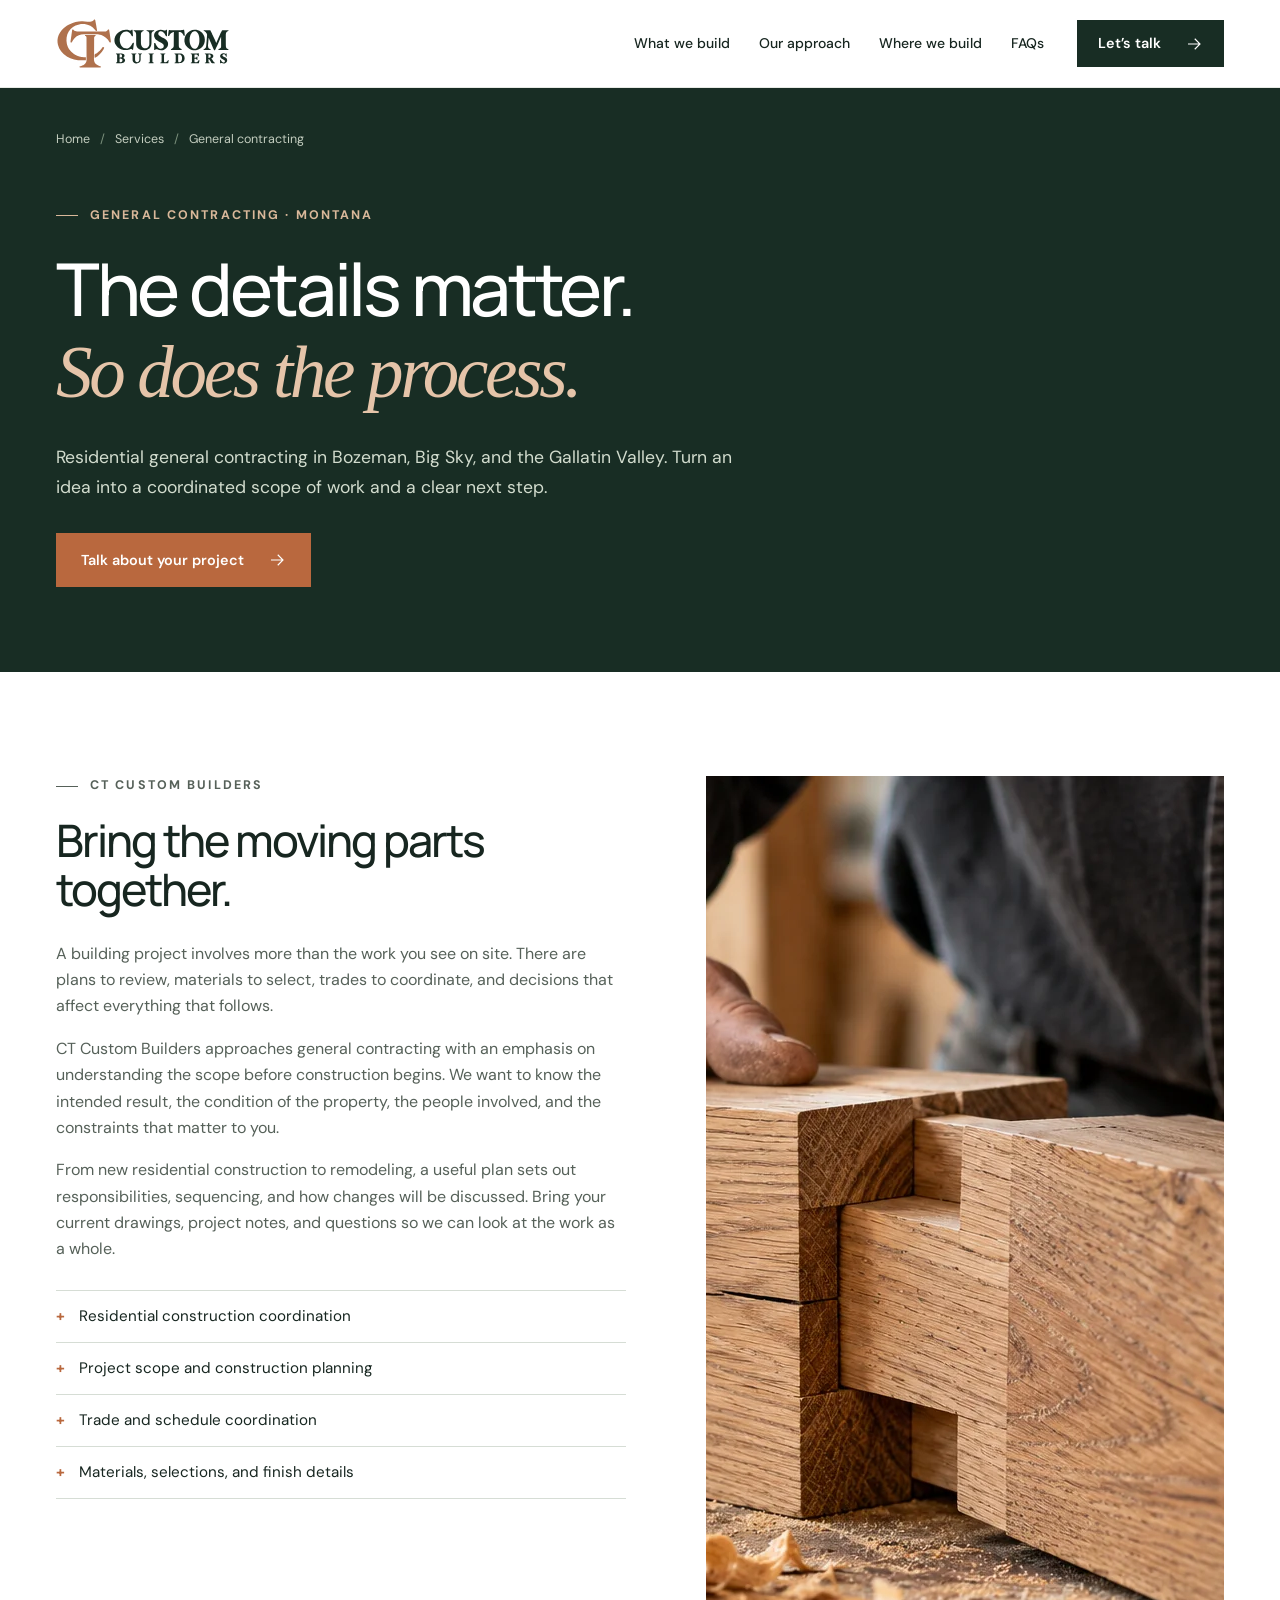
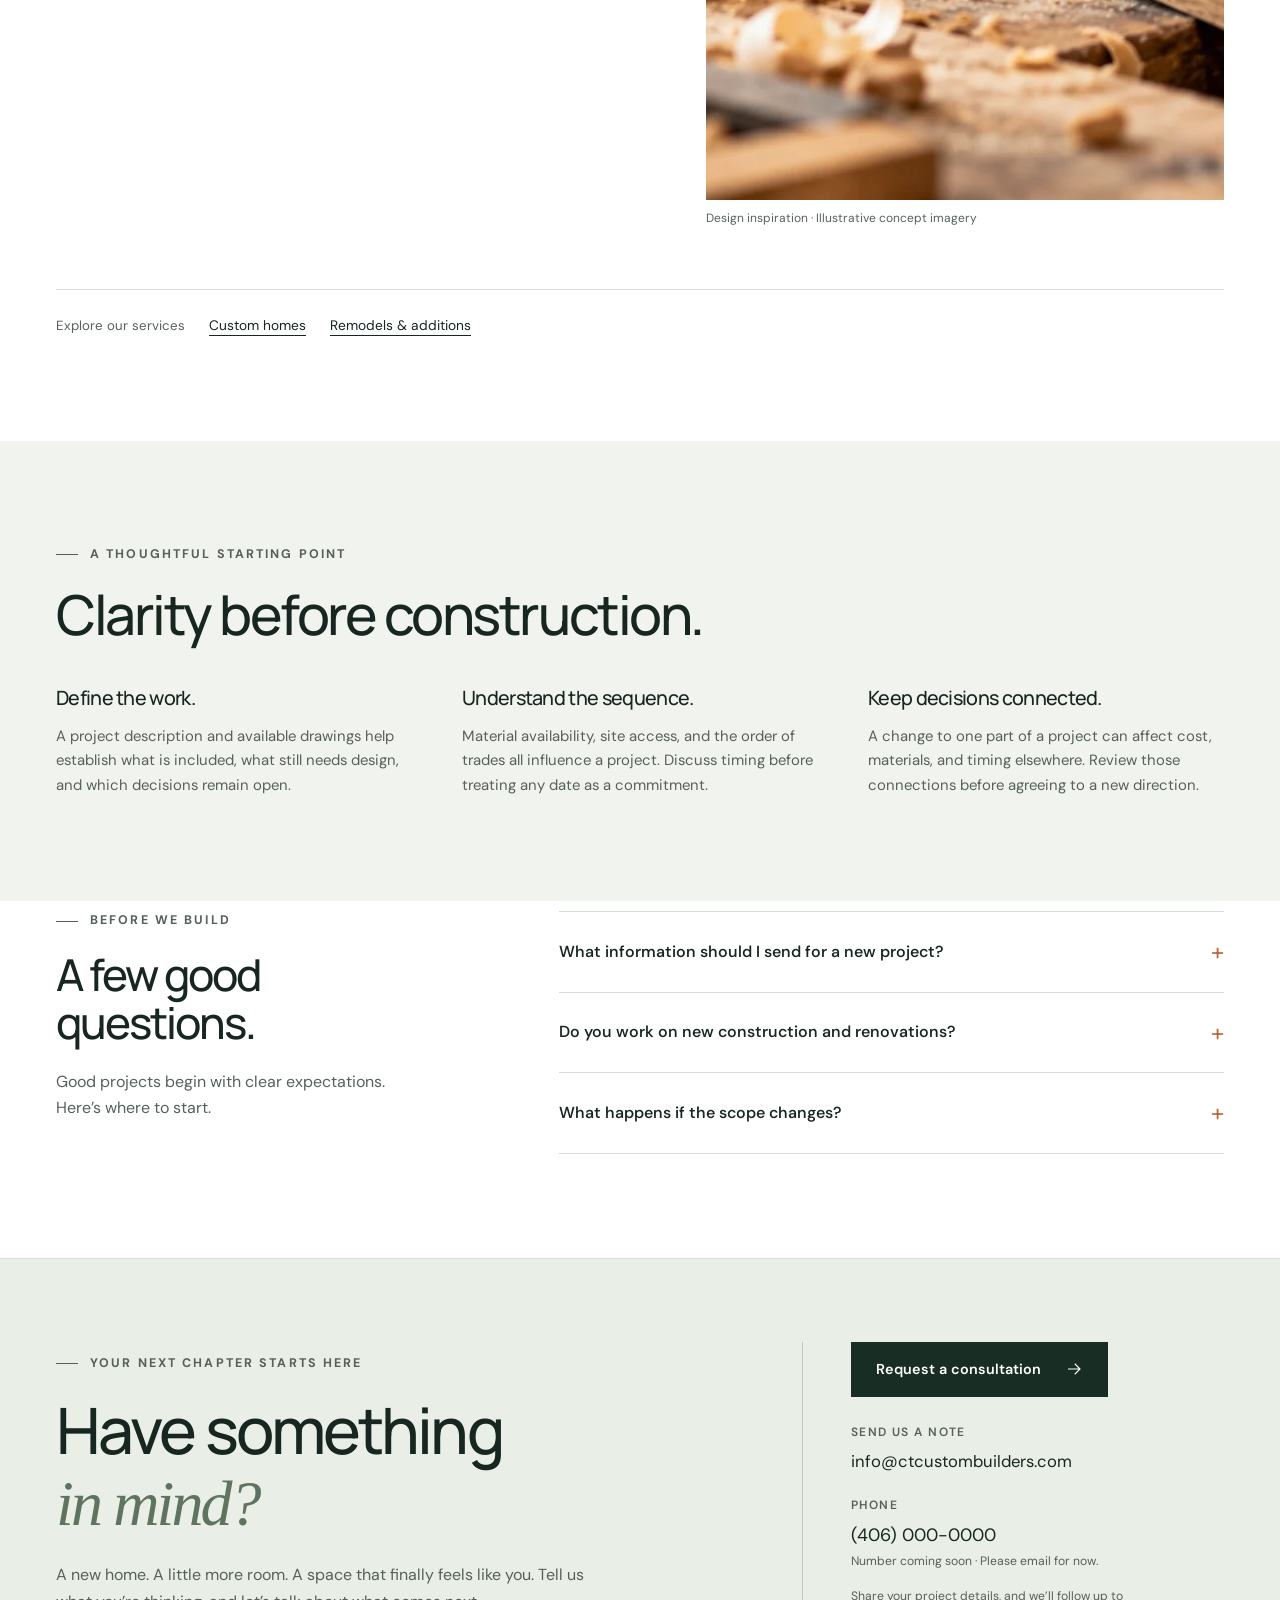
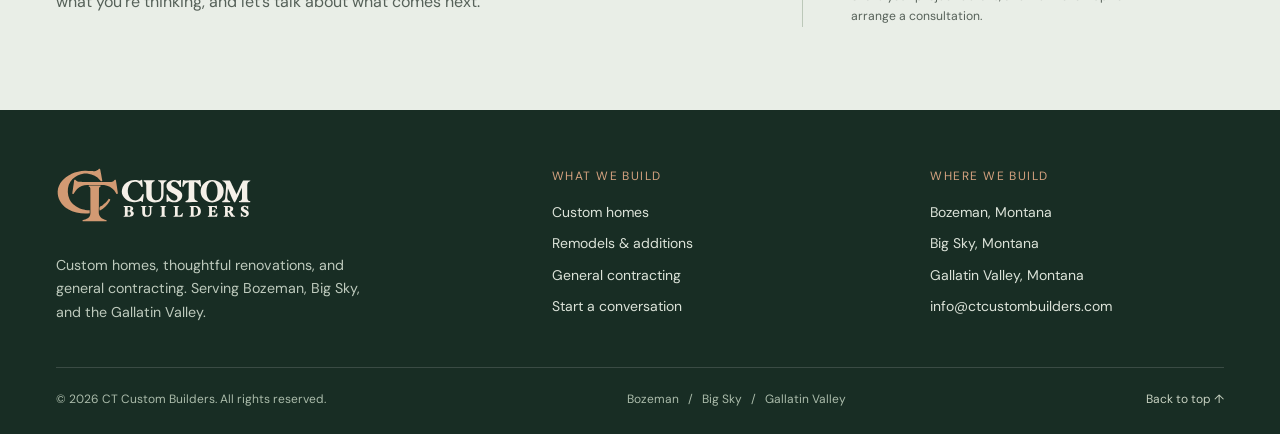
<file: services/general-contracting/index.html>
<!DOCTYPE html><html lang="en-US"><head><meta charset="utf-8"><meta name="viewport" content="width=device-width,initial-scale=1"><title>General Contractor in Bozeman &amp; Big Sky | CT Custom Builders</title><meta name="description" content="CT Custom Builders offers residential general contracting in Bozeman, Big Sky and the Gallatin Valley, with a focus on scope, planning and communication."><meta name="robots" content="index,follow,max-image-preview:large"><meta name="theme-color" content="#182d24"><link rel="canonical" href="https://ctcustombuilders.com/services/general-contracting/"><link rel="icon" type="image/svg+xml" href="/assets/favicon-v3.svg"><link rel="icon" type="image/png" sizes="32x32" href="/assets/favicon-v3-32.png"><link rel="icon" type="image/png" sizes="192x192" href="/assets/favicon-v3-192.png"><link rel="shortcut icon" href="/favicon.ico?v=3"><link rel="apple-touch-icon" sizes="180x180" href="/assets/apple-touch-icon-v3.png"><meta property="og:type" content="website"><meta property="og:site_name" content="CT Custom Builders"><meta property="og:title" content="General Contractor in Bozeman &amp; Big Sky | CT Custom Builders"><meta property="og:description" content="CT Custom Builders offers residential general contracting in Bozeman, Big Sky and the Gallatin Valley, with a focus on scope, planning and communication."><meta property="og:url" content="https://ctcustombuilders.com/services/general-contracting/"><meta property="og:locale" content="en_US"><meta name="twitter:card" content="summary"><meta name="twitter:title" content="General Contractor in Bozeman &amp; Big Sky | CT Custom Builders"><meta name="twitter:description" content="CT Custom Builders offers residential general contracting in Bozeman, Big Sky and the Gallatin Valley, with a focus on scope, planning and communication."><link rel="preconnect" href="https://fonts.googleapis.com"><link rel="preconnect" href="https://fonts.gstatic.com" crossorigin><link href="https://fonts.googleapis.com/css2?family=DM+Sans:wght@400;450;500;550;600;650;700&family=Manrope:wght@400;500;600;650;700;750;800&display=swap" rel="stylesheet"><link rel="stylesheet" href="/assets/site.css?v=4"><script type="application/ld+json">{"@context": "https://schema.org", "@graph": [{"@type": "Organization", "@id": "https://ctcustombuilders.com/#organization", "name": "CT Custom Builders", "url": "https://ctcustombuilders.com/", "email": "info@ctcustombuilders.com", "logo": "https://ctcustombuilders.com/assets/ctcb-mark-v3.png", "description": "A contracting company serving Bozeman, Big Sky, and the Gallatin Valley, Montana.", "areaServed": [{"@type": "City", "name": "Bozeman, Montana"}, {"@type": "Place", "name": "Big Sky, Montana"}, {"@type": "Place", "name": "Gallatin Valley, Montana"}]}, {"@type": "WebSite", "@id": "https://ctcustombuilders.com/#website", "url": "https://ctcustombuilders.com/", "name": "CT Custom Builders", "publisher": {"@id": "https://ctcustombuilders.com/#organization"}}, {"@type": "WebPage", "@id": "https://ctcustombuilders.com/services/general-contracting/#webpage", "url": "https://ctcustombuilders.com/services/general-contracting/", "name": "General Contractor in Bozeman & Big Sky | CT Custom Builders", "description": "CT Custom Builders offers residential general contracting in Bozeman, Big Sky and the Gallatin Valley, with a focus on scope, planning and communication.", "isPartOf": {"@id": "https://ctcustombuilders.com/#website"}, "about": {"@id": "https://ctcustombuilders.com/#organization"}, "inLanguage": "en-US"}, {"@type": "BreadcrumbList", "itemListElement": [{"@type": "ListItem", "position": 1, "name": "Home", "item": "https://ctcustombuilders.com/"}, {"@type": "ListItem", "position": 2, "name": "General contracting", "item": "https://ctcustombuilders.com/services/general-contracting/"}]}, {"@type": "Service", "@id": "https://ctcustombuilders.com/services/general-contracting/#service", "name": "General contracting", "serviceType": "General contracting", "provider": {"@id": "https://ctcustombuilders.com/#organization"}, "areaServed": [{"@type": "City", "name": "Bozeman, Montana"}, {"@type": "Place", "name": "Big Sky, Montana"}, {"@type": "Place", "name": "Gallatin Valley, Montana"}], "url": "https://ctcustombuilders.com/services/general-contracting/", "description": "CT Custom Builders offers residential general contracting in Bozeman, Big Sky and the Gallatin Valley, with a focus on scope, planning and communication."}]}</script><script src="/assets/site.js?v=3" defer></script></head><body><a class="skip" href="#main">Skip to content</a><header class="site-header"><div class="wrap header-inner"><a class="brand" href="/" aria-label="CT Custom Builders home"><img class="brand-logo" src="/assets/ctcb-logo-v3-dark.svg" alt="CT Custom Builders" width="1874" height="542" decoding="async"></a><nav class="desktop-nav" aria-label="Main navigation"><a href="/#services">What we build</a><a href="/#approach">Our approach</a><a href="/#service-areas">Where we build</a><a href="/#questions">FAQs</a><a class="button dark" href="#contact" data-consult-open aria-haspopup="dialog" aria-controls="consultation-modal">Let’s talk <svg viewBox="0 0 24 24" fill="none" stroke="currentColor" stroke-width="1.5" aria-hidden="true"><path d="M4 12h15M13 5l7 7-7 7"/></svg></a></nav><button class="menu-toggle" type="button" aria-expanded="false" aria-controls="mobile-nav">Menu <svg viewBox="0 0 24 24" fill="none" stroke="currentColor" stroke-width="1.5" aria-hidden="true"><path d="M4 7h16M4 12h16M4 17h16"/></svg></button><nav id="mobile-nav" class="mobile-nav" aria-label="Mobile navigation"><a href="/#services">What we build</a><a href="/#approach">Our approach</a><a href="/#service-areas">Where we build</a><a href="/#questions">FAQs</a><a class="button dark" href="#contact" data-consult-open aria-haspopup="dialog" aria-controls="consultation-modal">Let’s talk <svg viewBox="0 0 24 24" fill="none" stroke="currentColor" stroke-width="1.5" aria-hidden="true"><path d="M4 12h15M13 5l7 7-7 7"/></svg></a></nav></div></header><main id="main"><section class="inner-hero"><div class="wrap"><nav class="breadcrumbs" aria-label="Breadcrumb"><span><a href="/">Home</a></span><span><a href="/#services">Services</a></span><span aria-current="page">General contracting</span></nav><div class="eyebrow">General contracting · Montana</div><h1>The details matter.<br><em>So does the process.</em></h1><p class="lead">Residential general contracting in Bozeman, Big Sky, and the Gallatin Valley. Turn an idea into a coordinated scope of work and a clear next step.</p><a class="button copper" href="#contact" data-consult-open aria-haspopup="dialog" aria-controls="consultation-modal">Talk about your project <svg viewBox="0 0 24 24" fill="none" stroke="currentColor" stroke-width="1.5" aria-hidden="true"><path d="M4 12h15M13 5l7 7-7 7"/></svg></a></div></section><section class="section"><div class="wrap"><div class="detail-grid"><div><div class="eyebrow">CT Custom Builders</div><h2>Bring the moving parts together.</h2><p>A building project involves more than the work you see on site. There are plans to review, materials to select, trades to coordinate, and decisions that affect everything that follows.</p><p>CT Custom Builders approaches general contracting with an emphasis on understanding the scope before construction begins. We want to know the intended result, the condition of the property, the people involved, and the constraints that matter to you.</p><p>From new residential construction to remodeling, a useful plan sets out responsibilities, sequencing, and how changes will be discussed. Bring your current drawings, project notes, and questions so we can look at the work as a whole.</p><ul class="checklist"><li>Residential construction coordination</li><li>Project scope and construction planning</li><li>Trade and schedule coordination</li><li>Materials, selections, and finish details</li></ul></div><figure class="detail-image"><img src="/assets/craft.webp" alt="Illustrative detail of oak joinery being fitted by hand" width="1536" height="1024" loading="lazy" decoding="async"><figcaption>Design inspiration · Illustrative concept imagery</figcaption></figure></div><div class="related"><span>Explore our services</span><a href="/services/custom-homes/">Custom homes</a><a href="/services/remodels-additions/">Remodels &amp; additions</a></div></div></section><section class="section planning-section"><div class="wrap"><div class="section-top"><div><div class="eyebrow">A thoughtful starting point</div><h2>Clarity before construction.</h2></div></div><div class="process-grid"><div class="planning-card"><h3>Define the work.</h3><p>A project description and available drawings help establish what is included, what still needs design, and which decisions remain open.</p></div><div class="planning-card"><h3>Understand the sequence.</h3><p>Material availability, site access, and the order of trades all influence a project. Discuss timing before treating any date as a commitment.</p></div><div class="planning-card"><h3>Keep decisions connected.</h3><p>A change to one part of a project can affect cost, materials, and timing elsewhere. Review those connections before agreeing to a new direction.</p></div></div></div></section><section class="section faq-section" id="questions"><div class="wrap faq-grid"><div class="faq-intro"><div class="eyebrow">Before we build</div><h2>A few good questions.</h2><p>Good projects begin with clear expectations. Here’s where to start.</p></div><div class="faq-list"><details><summary>What information should I send for a new project?</summary><div class="answer">Start with your name, project location, type of work, preferred timing, and a short description. Include drawings or photos if you have them.</div></details><details><summary>Do you work on new construction and renovations?</summary><div class="answer">Yes. We welcome residential construction, remodeling, and addition inquiries. Project fit and availability are discussed once we understand the location and scope.</div></details><details><summary>What happens if the scope changes?</summary><div class="answer">Changes should be discussed in terms of the work, cost, and schedule before proceeding. The project agreement establishes the process for documenting and approving changes.</div></details></div></div></section><section class="contact-section" id="contact" aria-labelledby="contact-title"><div class="wrap contact-grid"><div><div class="eyebrow">Your next chapter starts here</div><h2 id="contact-title">Have something<br><em>in mind?</em></h2><p class="contact-intro">A new home. A little more room. A space that finally feels like you. Tell us what you’re thinking, and let’s talk about what comes next.</p></div><div class="contact-details"><a class="button dark" href="#contact" data-consult-open aria-haspopup="dialog" aria-controls="consultation-modal">Request a consultation <svg viewBox="0 0 24 24" fill="none" stroke="currentColor" stroke-width="1.5" aria-hidden="true"><path d="M4 12h15M13 5l7 7-7 7"/></svg></a><div><span class="contact-label">Send us a note</span><a class="contact-email" href="mailto:info@ctcustombuilders.com">info@ctcustombuilders.com</a></div><div class="phone-line"><span class="contact-label">Phone</span><span class="phone-number">(406) 000-0000</span><span class="phone-note">Number coming soon · Please email for now.</span></div><p class="email-note">Share your project details, and we’ll follow up to arrange a consultation.</p></div></div></section></main><footer class="site-footer"><div class="wrap"><div class="footer-main"><div class="footer-brand"><a class="brand" href="/" aria-label="CT Custom Builders home"><img class="brand-logo" src="/assets/ctcb-logo-v3-light.svg" alt="CT Custom Builders" width="1874" height="542" decoding="async"></a><p>Custom homes, thoughtful renovations, and general contracting. Serving Bozeman, Big Sky, and the Gallatin Valley.</p></div><div><div class="footer-heading">What we build</div><nav class="footer-links" aria-label="Services"><a href="/services/custom-homes/">Custom homes</a><a href="/services/remodels-additions/">Remodels &amp; additions</a><a href="/services/general-contracting/">General contracting</a><a href="#contact" data-consult-open aria-haspopup="dialog" aria-controls="consultation-modal">Start a conversation</a></nav></div><div><div class="footer-heading">Where we build</div><nav class="footer-links" aria-label="Service areas"><a href="/areas/bozeman/">Bozeman, Montana</a><a href="/areas/big-sky/">Big Sky, Montana</a><a href="/areas/gallatin-valley/">Gallatin Valley, Montana</a><a href="mailto:info@ctcustombuilders.com">info@ctcustombuilders.com</a></nav></div></div><div class="footer-bottom"><span>© 2026 CT Custom Builders. All rights reserved.</span><span>Bozeman &nbsp; / &nbsp; Big Sky &nbsp; / &nbsp; Gallatin Valley</span><a href="/#main">Back to top ↑</a></div></div></footer><dialog class="consult-dialog" id="consultation-modal" aria-labelledby="consult-title" aria-describedby="consult-intro"><div class="consult-shell"><div class="consult-heading"><button class="consult-close" type="button" data-consult-close aria-label="Close consultation request"><svg viewBox="0 0 24 24" width="22" height="22" fill="none" stroke="currentColor" stroke-width="1.5" aria-hidden="true"><path d="m6 6 12 12M18 6 6 18"/></svg></button><div class="eyebrow">Request a consultation</div><h2 id="consult-title" tabindex="-1">Let’s talk about<br>your project.</h2><p id="consult-intro">Tell us what you have in mind. We’ll get in touch to arrange a time that works for you.</p></div><div class="consult-content"><form id="consultation-form" action="/api/consultation.php" method="post"><div class="consult-fields"><div class="consult-field consult-wide"><label for="consult-name">Name <span aria-hidden="true">*</span></label><input id="consult-name" name="name" type="text" autocomplete="name" maxlength="120" placeholder="Your full name" required></div><div class="consult-field consult-wide"><label for="consult-address">Project address <span aria-hidden="true">*</span></label><input id="consult-address" name="address" type="text" autocomplete="street-address" maxlength="400" placeholder="Street address, city, and ZIP code" required></div><div class="consult-field"><label for="consult-phone">Phone <span aria-hidden="true">*</span></label><input id="consult-phone" name="phone" type="tel" inputmode="tel" autocomplete="tel" maxlength="40" placeholder="(406) 555-0123" required></div><div class="consult-field"><label for="consult-email">Email <span aria-hidden="true">*</span></label><input id="consult-email" name="email" type="email" autocomplete="email" maxlength="254" placeholder="you@example.com" required></div><div class="consult-field consult-wide"><label for="consult-project">Tell us about your project <span aria-hidden="true">*</span></label><textarea id="consult-project" name="project" rows="4" maxlength="5000" placeholder="What are you hoping to build or change? Share your ideas and any timing you have in mind." required></textarea></div></div><div class="consult-trap" aria-hidden="true"><label for="consult-website">Leave this field empty</label><input id="consult-website" name="company_website" type="text" tabindex="-1" autocomplete="off"></div><p class="consult-status" id="consult-status" role="alert" tabindex="-1" hidden></p><div class="consult-actions"><p>We’ll use these details to respond to your request.<br>All five fields are required.</p><button class="button dark" type="submit"><span data-submit-label>Request a consultation</span><svg viewBox="0 0 24 24" width="18" height="18" fill="none" stroke="currentColor" stroke-width="1.5" aria-hidden="true"><path d="M4 12h15M13 5l7 7-7 7"/></svg></button></div><p class="consult-alternative">Prefer email? <a href="mailto:info@ctcustombuilders.com">info@ctcustombuilders.com</a></p></form><div class="consult-success" id="consult-success" hidden><span class="consult-success-icon" aria-hidden="true"><svg viewBox="0 0 24 24" width="30" height="30" fill="none" stroke="currentColor" stroke-width="1.5"><path d="m5 12 4 4L19 6"/></svg></span><h3 id="consult-success-title" tabindex="-1">Your request is on its way.</h3><p>Thank you for reaching out. We’ll contact you to talk through your project and arrange a consultation.</p><button class="button dark" type="button" data-consult-close>Done</button></div></div></div></dialog></body></html>
</file>
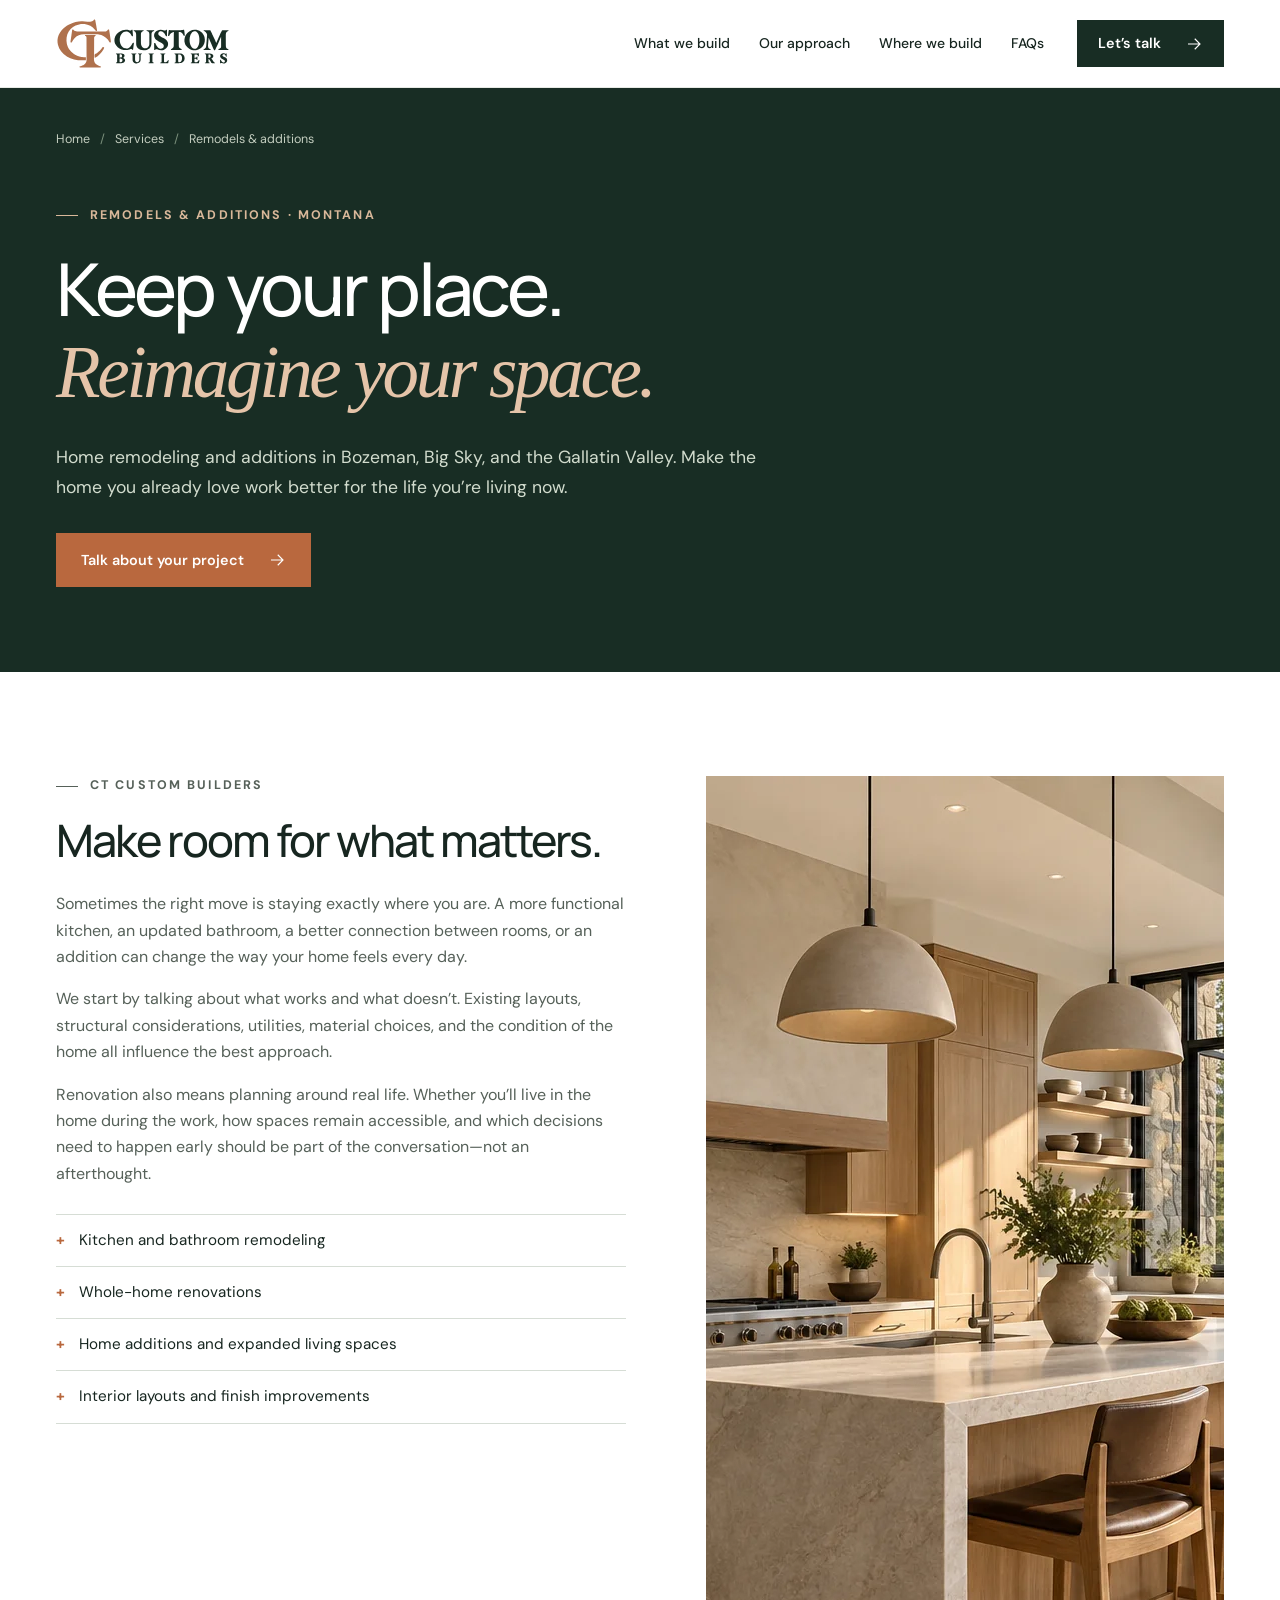
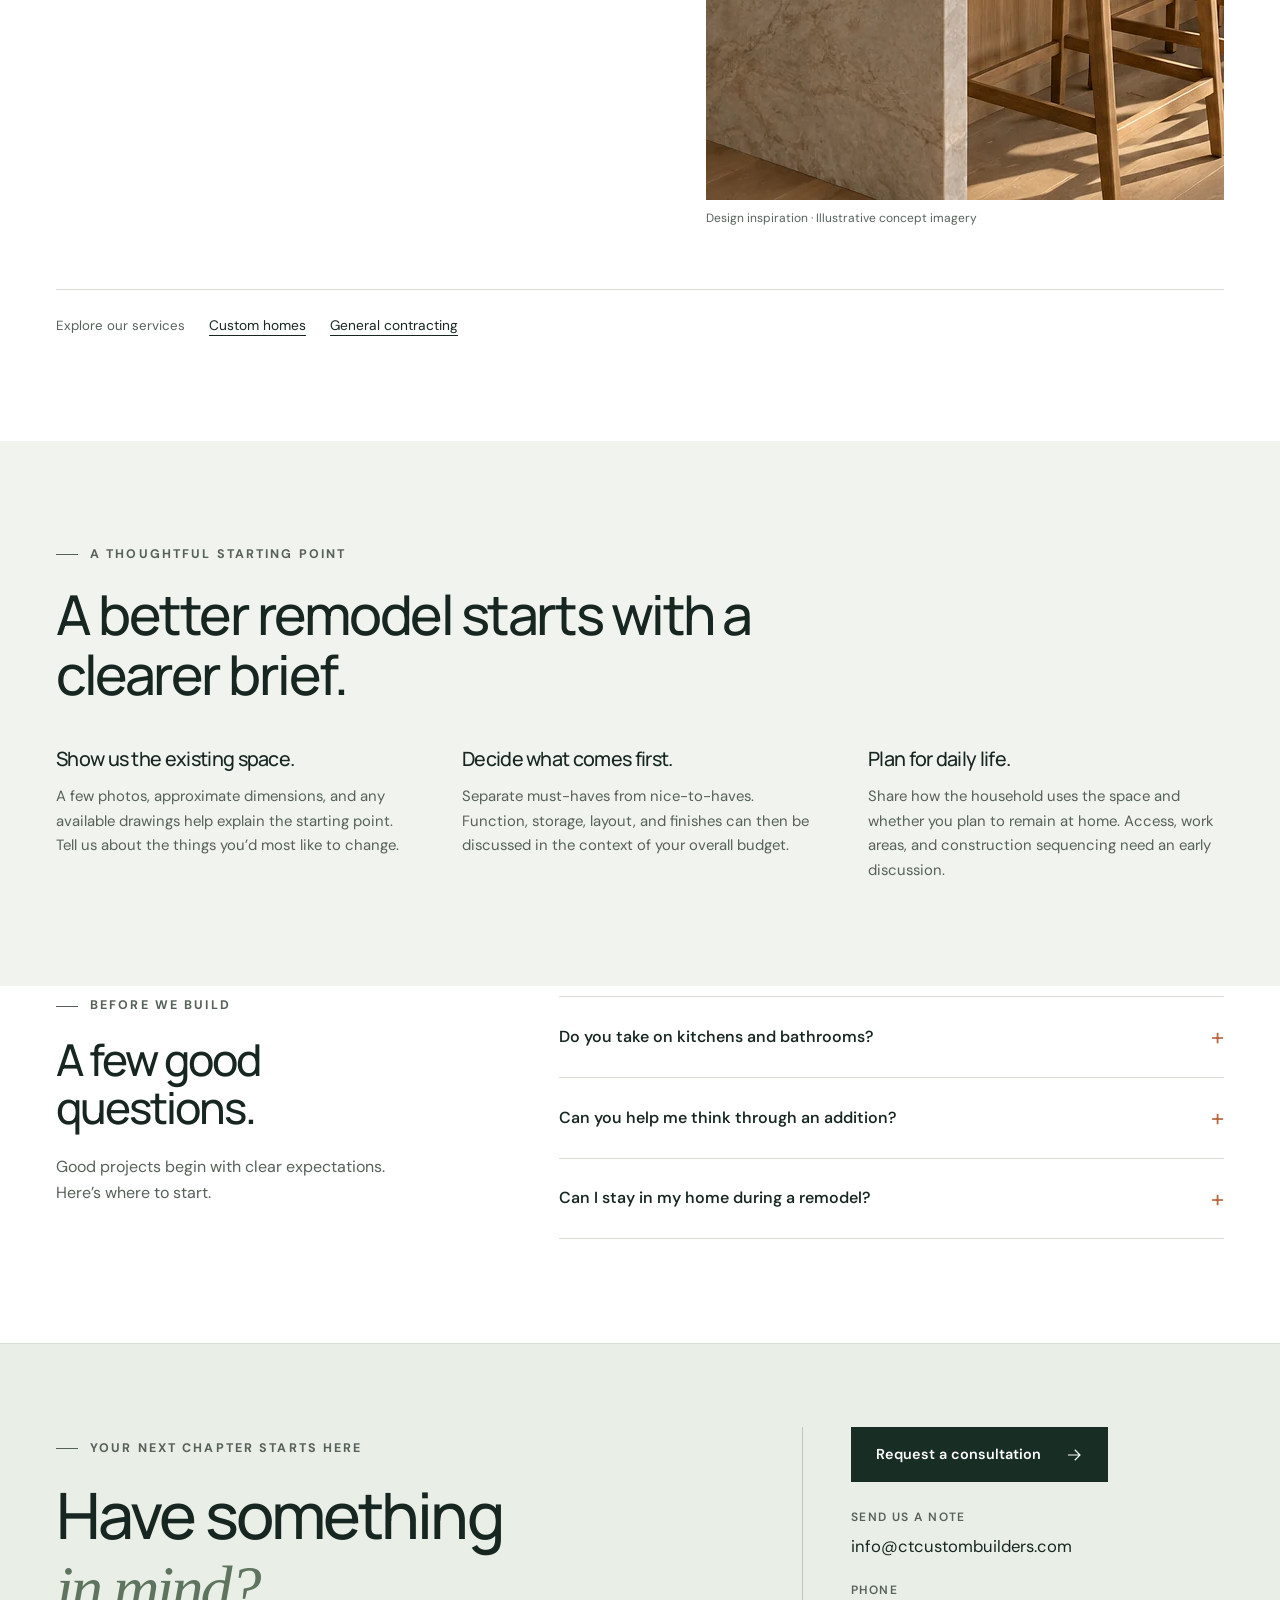
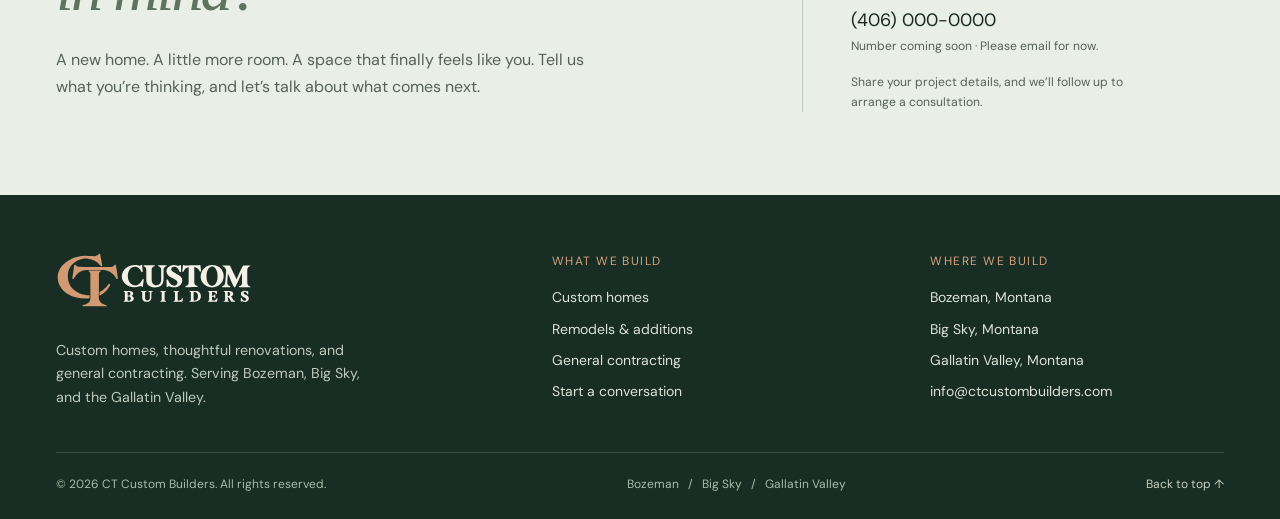
<file: services/remodels-additions/index.html>
<!DOCTYPE html><html lang="en-US"><head><meta charset="utf-8"><meta name="viewport" content="width=device-width,initial-scale=1"><title>Home Remodeling &amp; Additions in Bozeman | CT Custom Builders</title><meta name="description" content="Kitchen remodels, bathroom renovations, whole-home updates and additions in Bozeman, Big Sky and the Gallatin Valley. Talk with CT Custom Builders."><meta name="robots" content="index,follow,max-image-preview:large"><meta name="theme-color" content="#182d24"><link rel="canonical" href="https://ctcustombuilders.com/services/remodels-additions/"><link rel="icon" type="image/svg+xml" href="/assets/favicon-v3.svg"><link rel="icon" type="image/png" sizes="32x32" href="/assets/favicon-v3-32.png"><link rel="icon" type="image/png" sizes="192x192" href="/assets/favicon-v3-192.png"><link rel="shortcut icon" href="/favicon.ico?v=3"><link rel="apple-touch-icon" sizes="180x180" href="/assets/apple-touch-icon-v3.png"><meta property="og:type" content="website"><meta property="og:site_name" content="CT Custom Builders"><meta property="og:title" content="Home Remodeling &amp; Additions in Bozeman | CT Custom Builders"><meta property="og:description" content="Kitchen remodels, bathroom renovations, whole-home updates and additions in Bozeman, Big Sky and the Gallatin Valley. Talk with CT Custom Builders."><meta property="og:url" content="https://ctcustombuilders.com/services/remodels-additions/"><meta property="og:locale" content="en_US"><meta name="twitter:card" content="summary"><meta name="twitter:title" content="Home Remodeling &amp; Additions in Bozeman | CT Custom Builders"><meta name="twitter:description" content="Kitchen remodels, bathroom renovations, whole-home updates and additions in Bozeman, Big Sky and the Gallatin Valley. Talk with CT Custom Builders."><link rel="preconnect" href="https://fonts.googleapis.com"><link rel="preconnect" href="https://fonts.gstatic.com" crossorigin><link href="https://fonts.googleapis.com/css2?family=DM+Sans:wght@400;450;500;550;600;650;700&family=Manrope:wght@400;500;600;650;700;750;800&display=swap" rel="stylesheet"><link rel="stylesheet" href="/assets/site.css?v=4"><script type="application/ld+json">{"@context": "https://schema.org", "@graph": [{"@type": "Organization", "@id": "https://ctcustombuilders.com/#organization", "name": "CT Custom Builders", "url": "https://ctcustombuilders.com/", "email": "info@ctcustombuilders.com", "logo": "https://ctcustombuilders.com/assets/ctcb-mark-v3.png", "description": "A contracting company serving Bozeman, Big Sky, and the Gallatin Valley, Montana.", "areaServed": [{"@type": "City", "name": "Bozeman, Montana"}, {"@type": "Place", "name": "Big Sky, Montana"}, {"@type": "Place", "name": "Gallatin Valley, Montana"}]}, {"@type": "WebSite", "@id": "https://ctcustombuilders.com/#website", "url": "https://ctcustombuilders.com/", "name": "CT Custom Builders", "publisher": {"@id": "https://ctcustombuilders.com/#organization"}}, {"@type": "WebPage", "@id": "https://ctcustombuilders.com/services/remodels-additions/#webpage", "url": "https://ctcustombuilders.com/services/remodels-additions/", "name": "Home Remodeling & Additions in Bozeman | CT Custom Builders", "description": "Kitchen remodels, bathroom renovations, whole-home updates and additions in Bozeman, Big Sky and the Gallatin Valley. Talk with CT Custom Builders.", "isPartOf": {"@id": "https://ctcustombuilders.com/#website"}, "about": {"@id": "https://ctcustombuilders.com/#organization"}, "inLanguage": "en-US"}, {"@type": "BreadcrumbList", "itemListElement": [{"@type": "ListItem", "position": 1, "name": "Home", "item": "https://ctcustombuilders.com/"}, {"@type": "ListItem", "position": 2, "name": "Remodels & additions", "item": "https://ctcustombuilders.com/services/remodels-additions/"}]}, {"@type": "Service", "@id": "https://ctcustombuilders.com/services/remodels-additions/#service", "name": "Remodels & additions", "serviceType": "Remodels & additions", "provider": {"@id": "https://ctcustombuilders.com/#organization"}, "areaServed": [{"@type": "City", "name": "Bozeman, Montana"}, {"@type": "Place", "name": "Big Sky, Montana"}, {"@type": "Place", "name": "Gallatin Valley, Montana"}], "url": "https://ctcustombuilders.com/services/remodels-additions/", "description": "Kitchen remodels, bathroom renovations, whole-home updates and additions in Bozeman, Big Sky and the Gallatin Valley. Talk with CT Custom Builders."}]}</script><script src="/assets/site.js?v=3" defer></script></head><body><a class="skip" href="#main">Skip to content</a><header class="site-header"><div class="wrap header-inner"><a class="brand" href="/" aria-label="CT Custom Builders home"><img class="brand-logo" src="/assets/ctcb-logo-v3-dark.svg" alt="CT Custom Builders" width="1874" height="542" decoding="async"></a><nav class="desktop-nav" aria-label="Main navigation"><a href="/#services">What we build</a><a href="/#approach">Our approach</a><a href="/#service-areas">Where we build</a><a href="/#questions">FAQs</a><a class="button dark" href="#contact" data-consult-open aria-haspopup="dialog" aria-controls="consultation-modal">Let’s talk <svg viewBox="0 0 24 24" fill="none" stroke="currentColor" stroke-width="1.5" aria-hidden="true"><path d="M4 12h15M13 5l7 7-7 7"/></svg></a></nav><button class="menu-toggle" type="button" aria-expanded="false" aria-controls="mobile-nav">Menu <svg viewBox="0 0 24 24" fill="none" stroke="currentColor" stroke-width="1.5" aria-hidden="true"><path d="M4 7h16M4 12h16M4 17h16"/></svg></button><nav id="mobile-nav" class="mobile-nav" aria-label="Mobile navigation"><a href="/#services">What we build</a><a href="/#approach">Our approach</a><a href="/#service-areas">Where we build</a><a href="/#questions">FAQs</a><a class="button dark" href="#contact" data-consult-open aria-haspopup="dialog" aria-controls="consultation-modal">Let’s talk <svg viewBox="0 0 24 24" fill="none" stroke="currentColor" stroke-width="1.5" aria-hidden="true"><path d="M4 12h15M13 5l7 7-7 7"/></svg></a></nav></div></header><main id="main"><section class="inner-hero"><div class="wrap"><nav class="breadcrumbs" aria-label="Breadcrumb"><span><a href="/">Home</a></span><span><a href="/#services">Services</a></span><span aria-current="page">Remodels &amp; additions</span></nav><div class="eyebrow">Remodels &amp; additions · Montana</div><h1>Keep your place.<br><em>Reimagine your space.</em></h1><p class="lead">Home remodeling and additions in Bozeman, Big Sky, and the Gallatin Valley. Make the home you already love work better for the life you’re living now.</p><a class="button copper" href="#contact" data-consult-open aria-haspopup="dialog" aria-controls="consultation-modal">Talk about your project <svg viewBox="0 0 24 24" fill="none" stroke="currentColor" stroke-width="1.5" aria-hidden="true"><path d="M4 12h15M13 5l7 7-7 7"/></svg></a></div></section><section class="section"><div class="wrap"><div class="detail-grid"><div><div class="eyebrow">CT Custom Builders</div><h2>Make room for what matters.</h2><p>Sometimes the right move is staying exactly where you are. A more functional kitchen, an updated bathroom, a better connection between rooms, or an addition can change the way your home feels every day.</p><p>We start by talking about what works and what doesn’t. Existing layouts, structural considerations, utilities, material choices, and the condition of the home all influence the best approach.</p><p>Renovation also means planning around real life. Whether you’ll live in the home during the work, how spaces remain accessible, and which decisions need to happen early should be part of the conversation—not an afterthought.</p><ul class="checklist"><li>Kitchen and bathroom remodeling</li><li>Whole-home renovations</li><li>Home additions and expanded living spaces</li><li>Interior layouts and finish improvements</li></ul></div><figure class="detail-image"><img src="/assets/kitchen.webp" alt="Illustrative kitchen design with oak cabinets and stone surfaces" width="1536" height="1024" loading="lazy" decoding="async"><figcaption>Design inspiration · Illustrative concept imagery</figcaption></figure></div><div class="related"><span>Explore our services</span><a href="/services/custom-homes/">Custom homes</a><a href="/services/general-contracting/">General contracting</a></div></div></section><section class="section planning-section"><div class="wrap"><div class="section-top"><div><div class="eyebrow">A thoughtful starting point</div><h2>A better remodel starts with a clearer brief.</h2></div></div><div class="process-grid"><div class="planning-card"><h3>Show us the existing space.</h3><p>A few photos, approximate dimensions, and any available drawings help explain the starting point. Tell us about the things you’d most like to change.</p></div><div class="planning-card"><h3>Decide what comes first.</h3><p>Separate must-haves from nice-to-haves. Function, storage, layout, and finishes can then be discussed in the context of your overall budget.</p></div><div class="planning-card"><h3>Plan for daily life.</h3><p>Share how the household uses the space and whether you plan to remain at home. Access, work areas, and construction sequencing need an early discussion.</p></div></div></div></section><section class="section faq-section" id="questions"><div class="wrap faq-grid"><div class="faq-intro"><div class="eyebrow">Before we build</div><h2>A few good questions.</h2><p>Good projects begin with clear expectations. Here’s where to start.</p></div><div class="faq-list"><details><summary>Do you take on kitchens and bathrooms?</summary><div class="answer">Yes. Kitchen and bathroom remodeling are part of the projects we’re happy to discuss. Send a description, your location, and a few photos to begin.</div></details><details><summary>Can you help me think through an addition?</summary><div class="answer">We can discuss your goals for additional space and the existing property. Design, structure, site conditions, and project approvals will need to be evaluated before a final scope is established.</div></details><details><summary>Can I stay in my home during a remodel?</summary><div class="answer">That depends on the scope, affected utilities, access, and the rooms involved. Tell us your needs early so living arrangements and construction sequencing can be discussed together.</div></details></div></div></section><section class="contact-section" id="contact" aria-labelledby="contact-title"><div class="wrap contact-grid"><div><div class="eyebrow">Your next chapter starts here</div><h2 id="contact-title">Have something<br><em>in mind?</em></h2><p class="contact-intro">A new home. A little more room. A space that finally feels like you. Tell us what you’re thinking, and let’s talk about what comes next.</p></div><div class="contact-details"><a class="button dark" href="#contact" data-consult-open aria-haspopup="dialog" aria-controls="consultation-modal">Request a consultation <svg viewBox="0 0 24 24" fill="none" stroke="currentColor" stroke-width="1.5" aria-hidden="true"><path d="M4 12h15M13 5l7 7-7 7"/></svg></a><div><span class="contact-label">Send us a note</span><a class="contact-email" href="mailto:info@ctcustombuilders.com">info@ctcustombuilders.com</a></div><div class="phone-line"><span class="contact-label">Phone</span><span class="phone-number">(406) 000-0000</span><span class="phone-note">Number coming soon · Please email for now.</span></div><p class="email-note">Share your project details, and we’ll follow up to arrange a consultation.</p></div></div></section></main><footer class="site-footer"><div class="wrap"><div class="footer-main"><div class="footer-brand"><a class="brand" href="/" aria-label="CT Custom Builders home"><img class="brand-logo" src="/assets/ctcb-logo-v3-light.svg" alt="CT Custom Builders" width="1874" height="542" decoding="async"></a><p>Custom homes, thoughtful renovations, and general contracting. Serving Bozeman, Big Sky, and the Gallatin Valley.</p></div><div><div class="footer-heading">What we build</div><nav class="footer-links" aria-label="Services"><a href="/services/custom-homes/">Custom homes</a><a href="/services/remodels-additions/">Remodels &amp; additions</a><a href="/services/general-contracting/">General contracting</a><a href="#contact" data-consult-open aria-haspopup="dialog" aria-controls="consultation-modal">Start a conversation</a></nav></div><div><div class="footer-heading">Where we build</div><nav class="footer-links" aria-label="Service areas"><a href="/areas/bozeman/">Bozeman, Montana</a><a href="/areas/big-sky/">Big Sky, Montana</a><a href="/areas/gallatin-valley/">Gallatin Valley, Montana</a><a href="mailto:info@ctcustombuilders.com">info@ctcustombuilders.com</a></nav></div></div><div class="footer-bottom"><span>© 2026 CT Custom Builders. All rights reserved.</span><span>Bozeman &nbsp; / &nbsp; Big Sky &nbsp; / &nbsp; Gallatin Valley</span><a href="/#main">Back to top ↑</a></div></div></footer><dialog class="consult-dialog" id="consultation-modal" aria-labelledby="consult-title" aria-describedby="consult-intro"><div class="consult-shell"><div class="consult-heading"><button class="consult-close" type="button" data-consult-close aria-label="Close consultation request"><svg viewBox="0 0 24 24" width="22" height="22" fill="none" stroke="currentColor" stroke-width="1.5" aria-hidden="true"><path d="m6 6 12 12M18 6 6 18"/></svg></button><div class="eyebrow">Request a consultation</div><h2 id="consult-title" tabindex="-1">Let’s talk about<br>your project.</h2><p id="consult-intro">Tell us what you have in mind. We’ll get in touch to arrange a time that works for you.</p></div><div class="consult-content"><form id="consultation-form" action="/api/consultation.php" method="post"><div class="consult-fields"><div class="consult-field consult-wide"><label for="consult-name">Name <span aria-hidden="true">*</span></label><input id="consult-name" name="name" type="text" autocomplete="name" maxlength="120" placeholder="Your full name" required></div><div class="consult-field consult-wide"><label for="consult-address">Project address <span aria-hidden="true">*</span></label><input id="consult-address" name="address" type="text" autocomplete="street-address" maxlength="400" placeholder="Street address, city, and ZIP code" required></div><div class="consult-field"><label for="consult-phone">Phone <span aria-hidden="true">*</span></label><input id="consult-phone" name="phone" type="tel" inputmode="tel" autocomplete="tel" maxlength="40" placeholder="(406) 555-0123" required></div><div class="consult-field"><label for="consult-email">Email <span aria-hidden="true">*</span></label><input id="consult-email" name="email" type="email" autocomplete="email" maxlength="254" placeholder="you@example.com" required></div><div class="consult-field consult-wide"><label for="consult-project">Tell us about your project <span aria-hidden="true">*</span></label><textarea id="consult-project" name="project" rows="4" maxlength="5000" placeholder="What are you hoping to build or change? Share your ideas and any timing you have in mind." required></textarea></div></div><div class="consult-trap" aria-hidden="true"><label for="consult-website">Leave this field empty</label><input id="consult-website" name="company_website" type="text" tabindex="-1" autocomplete="off"></div><p class="consult-status" id="consult-status" role="alert" tabindex="-1" hidden></p><div class="consult-actions"><p>We’ll use these details to respond to your request.<br>All five fields are required.</p><button class="button dark" type="submit"><span data-submit-label>Request a consultation</span><svg viewBox="0 0 24 24" width="18" height="18" fill="none" stroke="currentColor" stroke-width="1.5" aria-hidden="true"><path d="M4 12h15M13 5l7 7-7 7"/></svg></button></div><p class="consult-alternative">Prefer email? <a href="mailto:info@ctcustombuilders.com">info@ctcustombuilders.com</a></p></form><div class="consult-success" id="consult-success" hidden><span class="consult-success-icon" aria-hidden="true"><svg viewBox="0 0 24 24" width="30" height="30" fill="none" stroke="currentColor" stroke-width="1.5"><path d="m5 12 4 4L19 6"/></svg></span><h3 id="consult-success-title" tabindex="-1">Your request is on its way.</h3><p>Thank you for reaching out. We’ll contact you to talk through your project and arrange a consultation.</p><button class="button dark" type="button" data-consult-close>Done</button></div></div></div></dialog></body></html>
</file>
<file: assets/site.css>
:root{--ink:#172620;--muted:#566159;--paper:#fff;--mist:#f1f3ef;--line:#d6ddd5;--accent:#b9683e;--accent-dark:#934b28;--forest:#182d24;--sand:#e9c5a7;--serif:Georgia,'Times New Roman',serif;--sans:'DM Sans',Arial,sans-serif;--heading:'Manrope',Arial,sans-serif}
*{box-sizing:border-box}html{scroll-behavior:smooth;scroll-padding-top:100px}body{margin:0;background:var(--paper);color:var(--ink);font-family:var(--sans);font-size:16px;line-height:1.65;-webkit-font-smoothing:antialiased}a{color:inherit;text-decoration:none}button{font:inherit}button,a,summary{-webkit-tap-highlight-color:transparent}a:focus-visible,button:focus-visible,summary:focus-visible{outline:3px solid var(--accent);outline-offset:6px}img{display:block;width:100%;object-fit:cover}h1,h2,h3,h4,p{margin:0}h1,h2,h3{font-family:var(--heading);font-weight:500;line-height:1.1;letter-spacing:-.045em}h2{font-size:clamp(2.25rem,4.3vw,4.1rem)}h3{font-size:1.6rem;line-height:1.25;letter-spacing:-.035em}p+p{margin-top:1rem}button{cursor:pointer}svg{flex-shrink:0}.wrap{width:min(1344px,calc(100% - 112px));margin:auto}.eyebrow{font-size:.78rem;letter-spacing:.17em;font-weight:700;line-height:1.5;text-transform:uppercase}.eyebrow::before{content:'';display:inline-block;vertical-align:middle;width:22px;height:1px;background:currentColor;margin-right:12px}.section{padding:104px 0}.muted{color:var(--muted)}.text-link{display:inline-flex;align-items:center;gap:20px;font-size:.9rem;font-weight:600;border-bottom:1px solid currentColor;padding:8px 0;line-height:1.4}.text-link svg{width:17px;height:17px;transition:transform .2s}.text-link:hover svg{transform:translateX(4px)}.button{display:inline-flex;align-items:center;justify-content:center;gap:24px;padding:17px 24px;font-size:.9rem;line-height:1.3;font-weight:600;min-height:54px;transition:background .2s,transform .2s;border:1px solid transparent}.button:hover{transform:translateY(-2px)}.button svg{width:18px;height:18px}.button.copper{background:var(--accent);color:#fff}.button.copper:hover{background:var(--accent-dark)}.button.light{background:#fff;color:var(--ink)}.button.dark{background:var(--forest);color:#fff}.button.outline{border-color:#819087;color:#fff}.button.outline:hover{background:#ffffff12}.skip{position:fixed;top:-100px;left:16px;padding:12px;background:white;z-index:100}.skip:focus{top:12px}.site-header{height:100px;display:flex;align-items:center;background:#fff;border-bottom:1px solid #e7eae5;position:relative;z-index:20}.header-inner{display:flex;align-items:center;justify-content:space-between;gap:28px}.brand{display:flex;align-items:center;gap:13px;flex-shrink:0}.brand-mark{width:47px;height:47px;background:var(--forest);color:#fff;display:flex;align-items:center;justify-content:center;font:500 1.55rem var(--heading);letter-spacing:-.11em;padding-right:4px}.brand-name{font-family:var(--heading);line-height:1.2}.brand-name strong{display:block;font-size:1rem;font-weight:800;letter-spacing:.035em}.brand-name span{display:block;font-size:.75rem;letter-spacing:.2em;font-weight:650;margin-top:5px}.desktop-nav{display:flex;align-items:center;gap:29px;font-size:.875rem;font-weight:500}.desktop-nav a:not(.button){padding:13px 0;position:relative}.desktop-nav a:not(.button):after{content:'';position:absolute;bottom:8px;left:0;right:100%;height:1px;background:var(--accent);transition:right .2s}.desktop-nav a:hover:after{right:0}.desktop-nav .button{padding:13px 20px;min-height:47px;margin-left:4px}.menu-toggle{display:none;align-items:center;justify-content:center;gap:8px;border:1px solid var(--line);background:#fff;padding:9px 12px;font-size:.875rem}.menu-toggle svg{width:20px;height:20px}.mobile-nav{display:none}.hero{position:relative;color:#fff;min-height:730px;height:min(820px,calc(100svh - 100px));isolation:isolate;overflow:hidden;background:#23382f}.hero-image{position:absolute;inset:0;width:100%;height:100%;z-index:-3;object-position:60% 53%}.hero:after{content:'';position:absolute;inset:0;z-index:-2;background:linear-gradient(90deg,rgba(9,23,18,.79) 0%,rgba(11,25,19,.56) 38%,rgba(12,28,20,.06) 78%),linear-gradient(0deg,rgba(10,25,18,.6),transparent 38%)}.hero-inner{height:100%;min-height:inherit;display:flex;flex-direction:column;justify-content:center;align-items:flex-start;padding-top:5px;padding-bottom:88px}.hero .eyebrow{color:#e6eae3;margin-bottom:27px;font-size:.76rem}.hero h1{font-size:clamp(4.1rem,6.7vw,6.7rem);max-width:810px;line-height:1.045;letter-spacing:-.065em;font-weight:500}.hero h1 em{font-family:var(--serif);font-weight:400;letter-spacing:-.06em;color:#e5c4a9}.hero-copy{max-width:490px;font-size:1.065rem;line-height:1.65;color:#e6e9e4;margin-top:27px}.hero-actions{display:flex;gap:30px;align-items:center;margin-top:35px}.hero-actions .text-link{font-size:.875rem;border-bottom-color:#ffffff60}.hero-bottom{position:absolute;bottom:32px;left:0;right:0;display:flex;align-items:flex-end;justify-content:space-between;gap:25px;font-size:.78rem;color:#e1e7df}.hero-bottom .location{display:flex;align-items:center;gap:9px}.hero-bottom svg{width:16px;height:16px}.hero-bottom .concept{color:#ffffffae;font-size:.75rem}.intro-ribbon{border-bottom:1px solid var(--line);background:#f8f9f6}.intro-ribbon .wrap{display:flex;align-items:center;justify-content:space-between;padding:26px 0;gap:24px}.intro-ribbon p{font:500 1.03rem var(--heading);letter-spacing:-.02em}.ribbon-items{display:flex;gap:32px;font-size:.8rem;letter-spacing:.03em;color:var(--muted)}.ribbon-items span+span:before{content:'+';margin-right:32px;color:var(--accent)}.section-top{display:flex;align-items:flex-end;justify-content:space-between;gap:45px;margin-bottom:49px}.section-top .eyebrow{margin-bottom:20px;color:var(--muted)}.section-top h2{max-width:650px}.section-top>p{max-width:330px;font-size:.98rem;color:var(--muted);line-height:1.7;padding-bottom:4px}.service-grid{display:grid;grid-template-columns:1fr 1fr 1fr;gap:25px}.service-card{min-width:0}.service-photo{position:relative;display:block;overflow:hidden;background:var(--mist);aspect-ratio:1.36}.service-photo img{height:100%;transition:transform .6s}.service-photo:hover img{transform:scale(1.035)}.service-photo .number{position:absolute;top:16px;left:16px;background:#fff;color:var(--ink);font-size:.75rem;padding:5px 10px;font-weight:600}.service-card:first-child img{object-position:72%}.service-card:last-child img{object-position:center}.service-title{display:flex;justify-content:space-between;align-items:center;gap:12px;margin:24px 0 12px}.service-title h3{font-size:1.5rem}.service-title svg{width:23px;height:23px;color:var(--accent)}.service-card p{font-size:.95rem;color:var(--muted);line-height:1.65}.service-card .text-link{margin-top:12px;font-size:.8rem}.image-note{text-align:right;margin-top:20px;font-size:.75rem;color:#727b74}.approach-section{background:var(--forest);color:#fff;position:relative;overflow:hidden}.approach-grid{display:grid;grid-template-columns:1fr 1.05fr;gap:100px;align-items:center}.approach-photo{position:relative}.approach-photo img{aspect-ratio:.91;object-position:50% 50%;max-height:610px}.approach-photo .photo-tag{position:absolute;left:24px;bottom:24px;right:24px;padding:20px 24px;border:1px solid #ffffff60;background:#163025a8;backdrop-filter:blur(8px);font:500 1.1rem var(--heading);line-height:1.4}.approach-copy .eyebrow{color:#c9d2c7;margin-bottom:25px}.approach-copy h2{font-size:clamp(2.3rem,4.2vw,4rem)}.approach-copy h2 em{font-family:var(--serif);font-weight:400;color:var(--sand)}.approach-copy>p{color:#c9d2c7;margin-top:25px;max-width:460px}.principles{margin-top:29px;border-top:1px solid #ffffff2c}.principle{padding:18px 0;border-bottom:1px solid #ffffff2c;display:flex;gap:18px;align-items:baseline}.principle>span{color:#d4a27f;font-size:.75rem}.principle h3{font-size:1.02rem;letter-spacing:-.02em}.principle p{margin-top:5px;color:#c1ccc0;font-size:.875rem}.approach-copy .text-link{margin-top:26px;color:#fff}.areas-section{background:var(--mist)}.area-list{border-top:1px solid #bbc6bc}.area-row{display:grid;grid-template-columns:52px 1fr 1.4fr 38px;align-items:center;gap:25px;padding:31px 0;border-bottom:1px solid #bbc6bc;transition:color .2s}.area-row:hover{color:var(--accent-dark)}.area-row .area-number{font-size:.78rem;color:#727d73}.area-row h3{font-size:2rem}.area-row p{font-size:.95rem;color:var(--muted);max-width:450px}.area-row .round-arrow{border:1px solid #a8b4a9;display:flex;align-items:center;justify-content:center;width:38px;height:38px;border-radius:50%}.round-arrow svg{width:18px;height:18px}.process-top{display:grid;grid-template-columns:1fr 1fr;gap:80px;margin-bottom:54px;align-items:end}.process-top .eyebrow{margin-bottom:20px;color:var(--muted)}.process-top p{max-width:425px;color:var(--muted);justify-self:end}.process-grid{display:grid;grid-template-columns:repeat(3,1fr);gap:50px;counter-reset:process}.process-item{border-top:1px solid var(--line);padding-top:23px}.process-item .step{font-size:.82rem;color:var(--accent);display:block;margin-bottom:28px;font-weight:600}.process-item h3{font-size:1.3rem;margin-bottom:14px}.process-item p{font-size:.94rem;color:var(--muted)}.faq-section{padding-top:10px}.faq-grid{display:grid;grid-template-columns:.85fr 1.4fr;gap:100px}.faq-grid .eyebrow{color:var(--muted);margin-bottom:20px}.faq-grid h2{font-size:2.75rem;max-width:370px}.faq-grid .faq-intro p{margin-top:22px;color:var(--muted);max-width:330px}.faq-list{border-top:1px solid var(--line)}details{border-bottom:1px solid var(--line)}summary{list-style:none;display:flex;align-items:center;justify-content:space-between;gap:30px;padding:23px 0;font-size:1rem;font-weight:550;cursor:pointer;line-height:1.4}summary::-webkit-details-marker{display:none}summary:after{content:'+';font-size:1.5rem;font-weight:400;color:var(--accent)}details[open] summary:after{content:'−'}details .answer{padding:0 35px 24px 0;color:var(--muted);font-size:.95rem}.contact-section{background:#e9eeE7;border-top:1px solid #d8e0d5;padding:83px 0}.contact-grid{display:grid;grid-template-columns:1.3fr .85fr;gap:100px;align-items:center}.contact-section .eyebrow{color:var(--muted);margin-bottom:23px}.contact-section h2{font-size:clamp(2.75rem,5vw,4.4rem);max-width:660px}.contact-section h2 em{font-family:var(--serif);font-weight:400;color:#5f745f}.contact-section .contact-intro{margin-top:23px;color:var(--muted);max-width:540px}.contact-details{border-left:1px solid #bcc8b9;padding-left:48px}.contact-details .button{margin-bottom:26px;white-space:nowrap}.contact-label{display:block;font-size:.75rem;font-weight:600;letter-spacing:.12em;text-transform:uppercase;color:var(--muted);margin-bottom:5px}.contact-email{font-size:1.04rem;word-break:break-word}.contact-email:hover{text-decoration:underline}.phone-line{margin-top:21px}.phone-number{font-size:1.12rem}.phone-note{display:block;color:var(--muted);font-size:.76rem;margin-top:1px}.email-note{font-size:.76rem;color:var(--muted);margin-top:15px;max-width:290px}.site-footer{background:var(--forest);color:#fff;padding:57px 0 24px}.footer-main{display:grid;grid-template-columns:1.4fr 1fr 1fr;gap:85px}.site-footer .brand-mark{background:#e6c6ab;color:var(--forest)}.site-footer .brand-name strong{font-size:.95rem}.footer-brand p{font-size:.89rem;color:#becabd;max-width:315px;margin-top:22px}.footer-heading{font-size:.75rem;letter-spacing:.12em;text-transform:uppercase;color:#d4a27f;margin-bottom:15px}.footer-links{display:flex;flex-direction:column;align-items:flex-start;gap:8px;font-size:.86rem;color:#dce3d9}.footer-links a:hover{color:#e8bea0}.footer-bottom{border-top:1px solid #ffffff25;display:flex;justify-content:space-between;gap:24px;margin-top:43px;padding-top:22px;color:#aabbaa;font-size:.75rem}.footer-bottom a{color:#c7d1c1}.inner-hero{background:var(--forest);color:#fff;padding:41px 0 85px;position:relative;overflow:hidden}.breadcrumbs{display:flex;flex-wrap:wrap;gap:10px;font-size:.78rem;color:#c3cdbf;margin-bottom:56px}.breadcrumbs a:hover{text-decoration:underline}.breadcrumbs span:not(:last-child):after{content:'/';margin-left:10px;color:#7b907c}.inner-hero .eyebrow{color:#d9b89a;margin-bottom:24px}.inner-hero h1{font-size:clamp(3rem,5.7vw,5.7rem);max-width:1060px}.inner-hero h1 em{font-family:var(--serif);font-weight:400;color:#e5c4a9}.inner-hero .lead{font-size:1.1rem;max-width:710px;color:#d2dcce;margin-top:30px;line-height:1.7}.inner-hero .button{margin-top:30px}.detail-grid{display:grid;grid-template-columns:1.1fr 1fr;gap:80px;align-items:start}.detail-grid .eyebrow{color:var(--muted);margin-bottom:20px}.detail-grid h2{font-size:clamp(2.2rem,3.5vw,3.3rem);margin-bottom:27px}.detail-grid p{color:var(--muted)}.detail-image img{aspect-ratio:1.07}.detail-image figcaption{font-size:.75rem;color:var(--muted);margin-top:9px}.detail-image{margin:0}.checklist{list-style:none;margin:27px 0 0;padding:0;border-top:1px solid var(--line)}.checklist li{padding:13px 0;border-bottom:1px solid var(--line);display:flex;gap:14px;color:var(--ink);font-size:.95rem}.checklist li:before{content:'+';color:var(--accent);font-weight:700}.planning-section{background:var(--mist)}.planning-section .section-top{margin-bottom:42px}.planning-section .section-top h2{max-width:810px}.planning-card h3{font-size:1.23rem;margin-bottom:13px}.planning-card p{font-size:.93rem;color:var(--muted)}.related{margin-top:60px;border-top:1px solid var(--line);padding-top:24px;display:flex;gap:24px;flex-wrap:wrap;align-items:center}.related>span{font-size:.83rem;color:var(--muted)}.related a{font-size:.86rem;text-decoration:underline;text-underline-offset:5px}.error-content{text-align:center;padding:100px 20px}.error-content h1{font-size:4rem}.error-content p{margin:25px 0}.error-content .button{margin-top:10px}
@media(min-width:1700px){.hero h1{font-size:7rem}.hero{height:830px}.wrap{width:min(1450px,calc(100% - 144px))}}
@media(max-width:1180px){.wrap{width:calc(100% - 72px)}.desktop-nav{gap:22px}.hero{min-height:690px}.hero h1{font-size:5.6rem}.approach-grid{gap:60px}.contact-grid{gap:55px}.contact-details{padding-left:35px}.ribbon-items{gap:20px}.ribbon-items span+span:before{margin-right:20px}.faq-grid{gap:70px}.footer-main{gap:45px}.detail-grid{gap:50px}.brand-name strong{font-size:.9rem}}
@media(max-width:960px){.desktop-nav{gap:20px}.desktop-nav>a:nth-child(3){display:none}.desktop-nav>a:nth-child(4){display:none}.hero{min-height:700px}.hero h1{font-size:5rem}.hero-image{object-position:63%}.intro-ribbon .wrap{align-items:flex-start;flex-direction:column;gap:12px}.section{padding:78px 0}.section-top{gap:35px}.section-top>p{max-width:290px}.service-grid{gap:20px}.service-title{align-items:flex-start}.service-title h3{font-size:1.26rem}.service-title svg{width:19px}.approach-grid{gap:40px}.approach-photo .photo-tag{left:18px;bottom:18px;right:18px;padding:15px;font-size:1rem}.approach-photo img{aspect-ratio:.76}.approach-copy h2{font-size:2.6rem}.area-row{grid-template-columns:30px 1fr 1.2fr 38px;gap:18px}.area-row h3{font-size:1.6rem}.process-top{gap:45px}.process-grid{gap:30px}.faq-grid{gap:50px;grid-template-columns:1fr 1.35fr}.faq-grid h2{font-size:2.4rem}.contact-grid{gap:38px;grid-template-columns:1.1fr 1fr}.contact-details{padding-left:30px}.contact-section h2{font-size:3.2rem}.contact-details .button{padding:15px 18px;gap:14px}.footer-main{gap:40px}.detail-grid{gap:40px}}
@media(max-width:850px){html{scroll-padding-top:30px}.wrap{width:calc(100% - 40px)}.site-header{height:80px}.brand-mark{width:40px;height:40px;font-size:1.35rem}.brand{gap:10px}.brand-name strong{font-size:.83rem}.brand-name span{font-size:.75rem;margin-top:4px}.desktop-nav{display:none}.menu-toggle{display:flex}.mobile-nav{position:absolute;top:80px;left:0;right:0;background:#fff;border-top:1px solid var(--line);padding:12px 20px 23px;box-shadow:0 12px 18px #15281b13}.mobile-nav.is-open{display:flex;flex-direction:column}.mobile-nav>a{padding:13px 4px;font-size:1rem;border-bottom:1px solid #e1e6df}.mobile-nav>.button{margin-top:15px;border:0}.hero{height:auto;min-height:690px}.hero-inner{min-height:690px;padding-top:76px;padding-bottom:145px;justify-content:flex-start}.hero-image{object-position:67% 50%}.hero:after{background:linear-gradient(90deg,#0c211be6,#11271db3 50%,#13291d6b),linear-gradient(0deg,#15281ab3,transparent)}.hero .eyebrow{font-size:.75rem;letter-spacing:.12em;margin-bottom:27px}.hero .eyebrow:before{width:14px;margin-right:8px}.hero h1{font-size:clamp(3.35rem,11.5vw,5rem);line-height:1.07;letter-spacing:-.06em}.hero-copy{font-size:.96rem;margin-top:24px;max-width:365px}.hero-actions{gap:22px;margin-top:30px;align-items:flex-start;flex-direction:column}.hero-actions .button{padding:16px 22px}.hero-actions .text-link{font-size:.82rem}.hero-bottom{bottom:25px;align-items:flex-start;flex-direction:column;gap:10px}.hero-bottom .location{font-size:.75rem}.hero-bottom .concept{font-size:.75rem}.intro-ribbon .wrap{padding:23px 0;gap:15px}.intro-ribbon p{font-size:1rem}.ribbon-items{gap:13px;font-size:.75rem;letter-spacing:0;flex-wrap:wrap}.ribbon-items span+span:before{margin-right:13px}.section{padding:65px 0}h2{font-size:2.45rem;letter-spacing:-.05em}.section-top{flex-direction:column;align-items:flex-start;gap:23px;margin-bottom:33px}.section-top .eyebrow{margin-bottom:19px;font-size:.75rem}.section-top>p{max-width:100%;font-size:.96rem}.service-grid{grid-template-columns:1fr;gap:38px}.service-photo{aspect-ratio:1.42}.service-title{margin-top:19px;align-items:center}.service-title h3{font-size:1.55rem}.service-card p{font-size:.95rem}.service-card .text-link{font-size:.85rem}.image-note{text-align:left;margin-top:30px;font-size:.75rem;max-width:330px}.approach-grid{grid-template-columns:1fr;gap:39px}.approach-photo img{aspect-ratio:1.2;max-height:500px}.approach-photo .photo-tag{left:20px;right:20px;bottom:20px;font-size:1.02rem}.approach-copy .eyebrow{font-size:.75rem;margin-bottom:21px}.approach-copy h2{font-size:2.6rem}.approach-copy>p{font-size:.95rem;margin-top:24px}.principle h3{font-size:1.02rem}.area-row{grid-template-columns:24px 1fr 35px;gap:13px;padding:25px 0}.area-row h3{font-size:1.65rem}.area-row p{grid-column:2;grid-row:2;font-size:.89rem}.area-row .round-arrow{grid-column:3;grid-row:1/3;width:35px;height:35px}.area-row .area-number{align-self:center;font-size:.75rem}.process-top{grid-template-columns:1fr;gap:25px;margin-bottom:38px}.process-top p{max-width:100%;justify-self:start;font-size:.96rem}.process-top .eyebrow{font-size:.75rem}.process-grid{grid-template-columns:1fr;gap:26px}.process-item{padding-top:19px}.process-item .step{margin-bottom:15px}.process-item h3{font-size:1.4rem;margin-bottom:12px}.faq-section{padding-top:10px}.faq-grid{grid-template-columns:1fr;gap:30px}.faq-grid h2{font-size:2.45rem}.faq-grid .eyebrow{font-size:.75rem}.faq-grid .faq-intro p{margin-top:20px;max-width:100%;font-size:.95rem}summary{font-size:.94rem;gap:20px;padding:22px 0}details .answer{font-size:.91rem;padding-right:14px}.contact-section{padding:61px 0}.contact-grid{grid-template-columns:1fr;gap:35px}.contact-section h2{font-size:2.9rem}.contact-section .eyebrow{font-size:.75rem}.contact-section .contact-intro{font-size:.94rem}.contact-details{border-left:0;border-top:1px solid #bdc9b9;padding:30px 0 0;display:grid;grid-template-columns:1fr;align-items:start;justify-items:start}.contact-details .button{margin-bottom:25px}.contact-email{font-size:1.03rem}.email-note{max-width:100%;font-size:.76rem}.site-footer{padding-top:44px}.footer-main{grid-template-columns:1fr 1fr;gap:33px 30px}.footer-brand{grid-column:1/-1}.footer-brand p{font-size:.86rem;max-width:330px}.footer-heading{font-size:.75rem}.footer-links{font-size:.81rem;gap:10px}.footer-bottom{flex-direction:column;gap:10px;font-size:.75rem;margin-top:35px}.inner-hero{padding:27px 0 53px}.breadcrumbs{font-size:.75rem;gap:7px;margin-bottom:39px}.inner-hero .eyebrow{font-size:.75rem;margin-bottom:22px}.inner-hero h1{font-size:clamp(2.65rem,10.5vw,4.2rem);line-height:1.1}.inner-hero .lead{font-size:1rem;margin-top:24px}.detail-grid{grid-template-columns:1fr;gap:37px}.detail-grid h2{font-size:2.3rem;margin-bottom:23px}.detail-grid p{font-size:.95rem}.detail-grid .eyebrow{font-size:.75rem}.detail-image img{aspect-ratio:1.25}.planning-section .process-grid{gap:32px}.planning-card{border-top:1px solid var(--line);padding-top:22px}.planning-card h3{font-size:1.3rem}.related{margin-top:35px;gap:17px}.related>span{flex-basis:100%}.button{font-size:.88rem;min-height:52px}}
@media(prefers-reduced-motion:reduce){html{scroll-behavior:auto}*,*:before,*:after{transition:none!important;animation:none!important}}

.footer-links a{overflow-wrap:anywhere;max-width:100%}.footer-links,.service-card .text-link{font-size:.875rem}

/* CT Custom Builders identity — compact serif monogram */
.brand{gap:0;line-height:0;display:inline-flex;align-items:center}
.brand-logo{display:block;width:174px;max-width:100%;height:auto;object-fit:contain}
.site-footer .brand-logo{width:196px}
@media(min-width:851px){.site-header{height:88px}.hero{height:min(820px,calc(100svh - 88px))}}
@media(max-width:850px){.site-header{height:76px}.mobile-nav{top:76px}.header-inner{gap:12px}.brand-logo{width:160px}.site-footer .brand-logo{width:184px}}
@media(max-width:380px){.site-header .brand-logo{width:150px}.header-inner{gap:10px}}

/* Consultation request dialog */
body.modal-open{overflow:hidden}
.consult-dialog{width:min(690px,calc(100% - 32px));max-height:calc(100vh - 32px);max-height:calc(100dvh - 32px);padding:0;border:0;border-radius:3px;background:#fff;color:var(--ink);box-shadow:0 24px 100px #071c2266;overflow:auto;overscroll-behavior:contain}
.consult-dialog::backdrop{background:#0b201cd1;backdrop-filter:blur(5px)}
.consult-dialog [hidden]{display:none!important}
.consult-heading{position:relative;padding:31px 36px 26px;background:var(--forest);color:#fff}
.consult-heading .eyebrow{color:var(--sand);font-size:.75rem;margin-bottom:16px;padding-right:36px}
.consult-heading h2{font-size:2.5rem;line-height:1.09;letter-spacing:-.05em;max-width:490px;padding-right:30px;outline:none}
.consult-heading>p{color:#d4ddcf;font-size:.94rem;line-height:1.6;margin-top:16px;max-width:520px}
.consult-close{position:absolute;top:17px;right:17px;display:flex;align-items:center;justify-content:center;width:44px;height:44px;padding:0;border:1px solid #ffffff55;background:transparent;color:#fff;border-radius:50%}
.consult-close:hover{background:#ffffff16}
.consult-content{padding:27px 36px 28px}
.consult-fields{display:grid;grid-template-columns:1fr 1fr;gap:17px 18px}
.consult-wide{grid-column:1/-1}
.consult-field{min-width:0}
.consult-field label{display:block;font-size:.875rem;font-weight:600;margin-bottom:7px;line-height:1.4}
.consult-field label span{color:var(--accent-dark);margin-left:3px}
.consult-field input,.consult-field textarea{display:block;width:100%;border:1px solid #bfc9bf;border-radius:2px;background:#fff;color:var(--ink);font:400 1rem/1.5 var(--sans);padding:11px 13px;min-height:47px;outline-offset:2px;transition:border-color .2s,box-shadow .2s}
.consult-field textarea{resize:vertical;min-height:112px;max-height:300px}
.consult-field input::placeholder,.consult-field textarea::placeholder{color:#657269;opacity:1}
.consult-field input:focus,.consult-field textarea:focus{outline:2px solid var(--accent);outline-offset:1px;border-color:var(--accent);box-shadow:0 0 0 4px #b9683e15}
.consult-field [aria-invalid=true]{border-color:#a33a25}
.consult-trap{position:absolute!important;left:-10000px;width:1px;height:1px;overflow:hidden}
.consult-actions{margin-top:23px;display:flex;align-items:center;justify-content:space-between;gap:18px}
.consult-actions>p{font-size:.75rem;color:var(--muted);line-height:1.55;max-width:245px}
.consult-actions .button{padding:15px 18px;gap:14px;flex-shrink:0;min-height:50px;font-size:.86rem}
.consult-actions .button:disabled{cursor:wait;opacity:.7;transform:none}
.consult-alternative{font-size:.8rem;color:var(--muted);border-top:1px solid var(--line);padding-top:18px;margin-top:23px!important}
.consult-alternative a{color:var(--ink);text-decoration:underline;text-underline-offset:3px;overflow-wrap:anywhere}
.consult-status{padding:12px 15px;margin-top:20px!important;font-size:.875rem;color:#81341e;background:#fff2ea;border-left:3px solid var(--accent);line-height:1.6}
.consult-success{text-align:center;padding:18px 8px 15px}
.consult-success-icon{width:62px;height:62px;background:var(--mist);color:var(--forest);display:flex;align-items:center;justify-content:center;border-radius:50%;margin:0 auto 23px}
.consult-success h3{font-size:1.9rem;line-height:1.2;outline:none}
.consult-success p{font-size:1rem;color:var(--muted);max-width:470px;margin:19px auto 25px}
@media(max-width:600px){.consult-dialog{width:calc(100% - 20px);max-height:calc(100vh - 20px);max-height:calc(100dvh - 20px)}.consult-heading{padding:27px 22px 22px}.consult-heading h2{font-size:2.1rem;padding-right:20px}.consult-heading>p{font-size:.9rem}.consult-heading .eyebrow{font-size:.75rem;padding-right:40px}.consult-close{top:13px;right:13px}.consult-content{padding:24px 22px}.consult-fields{grid-template-columns:1fr;gap:17px}.consult-wide{grid-column:auto}.consult-actions{align-items:stretch;flex-direction:column;gap:16px}.consult-actions>p{max-width:100%}.consult-actions .button{width:100%;font-size:.94rem}.consult-alternative{font-size:.8rem;line-height:1.6}.consult-success{padding:15px 0}.consult-success h3{font-size:1.7rem}}
</file>
